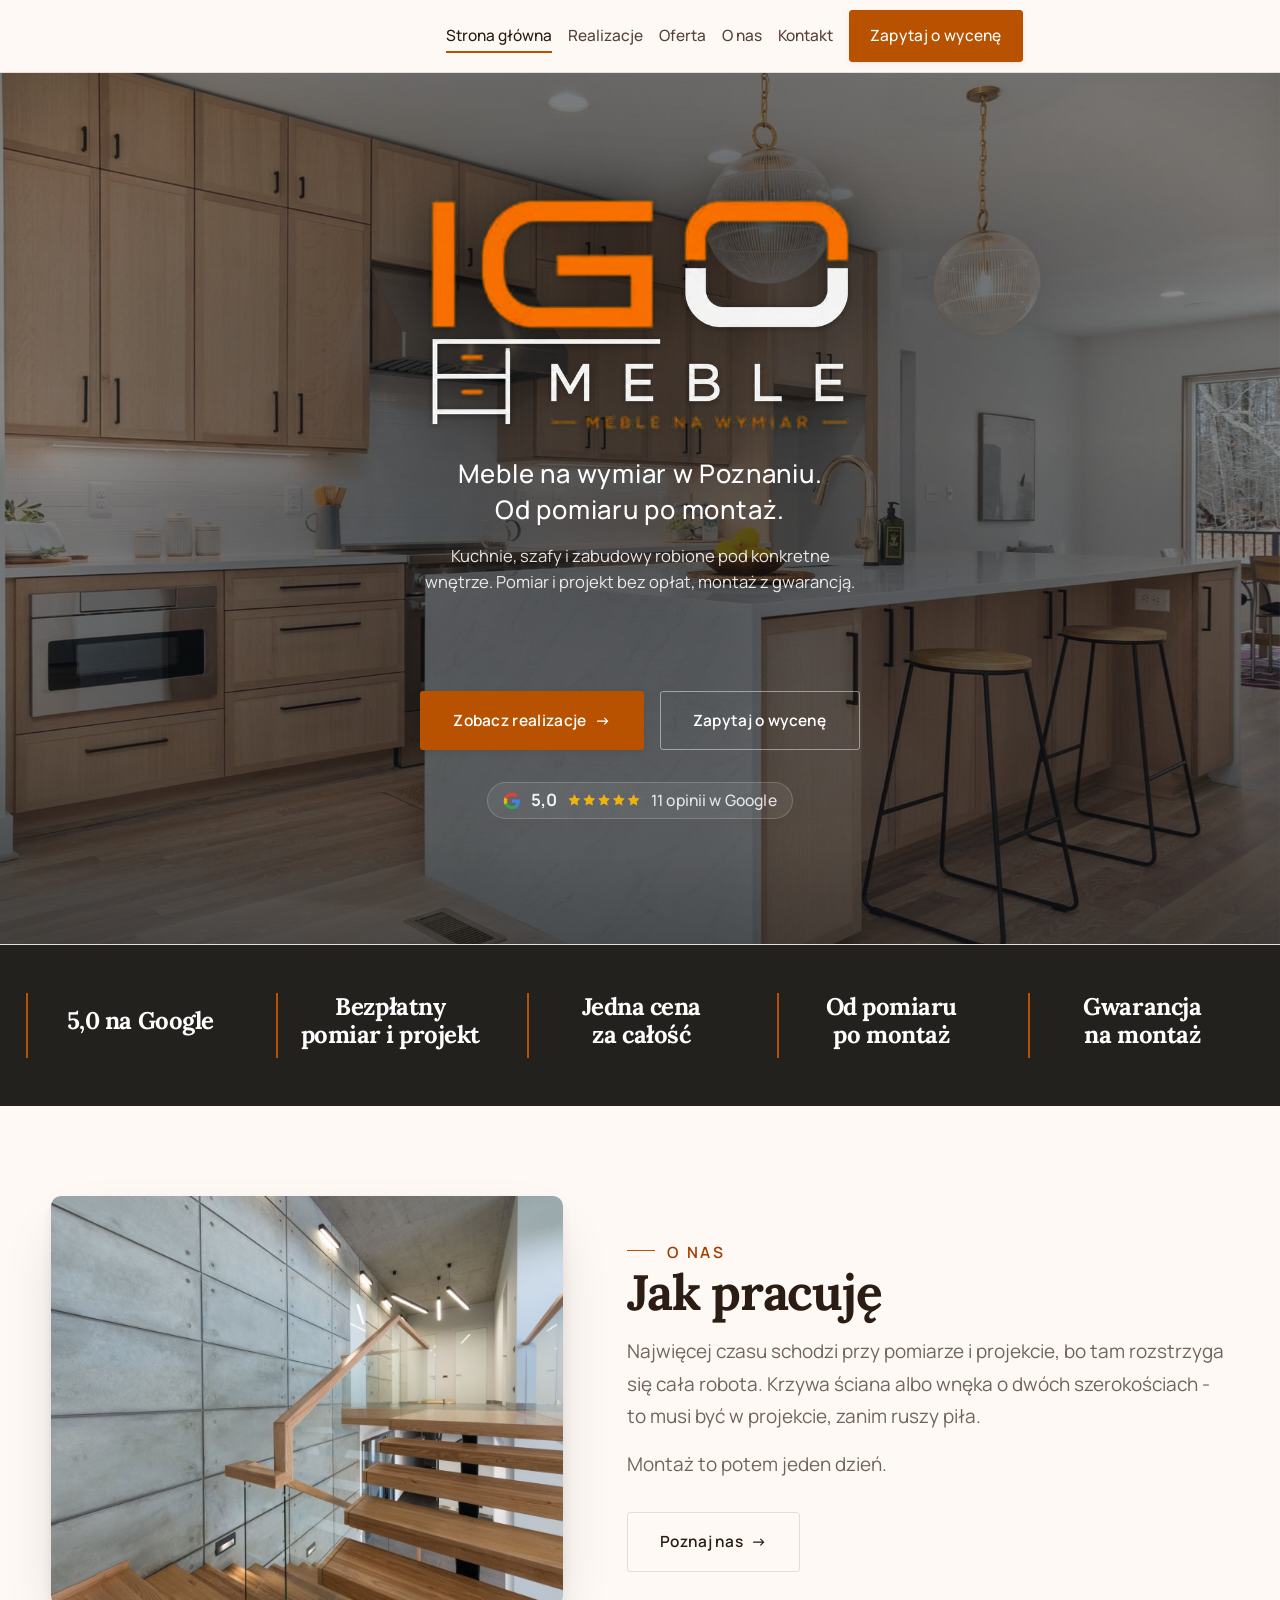
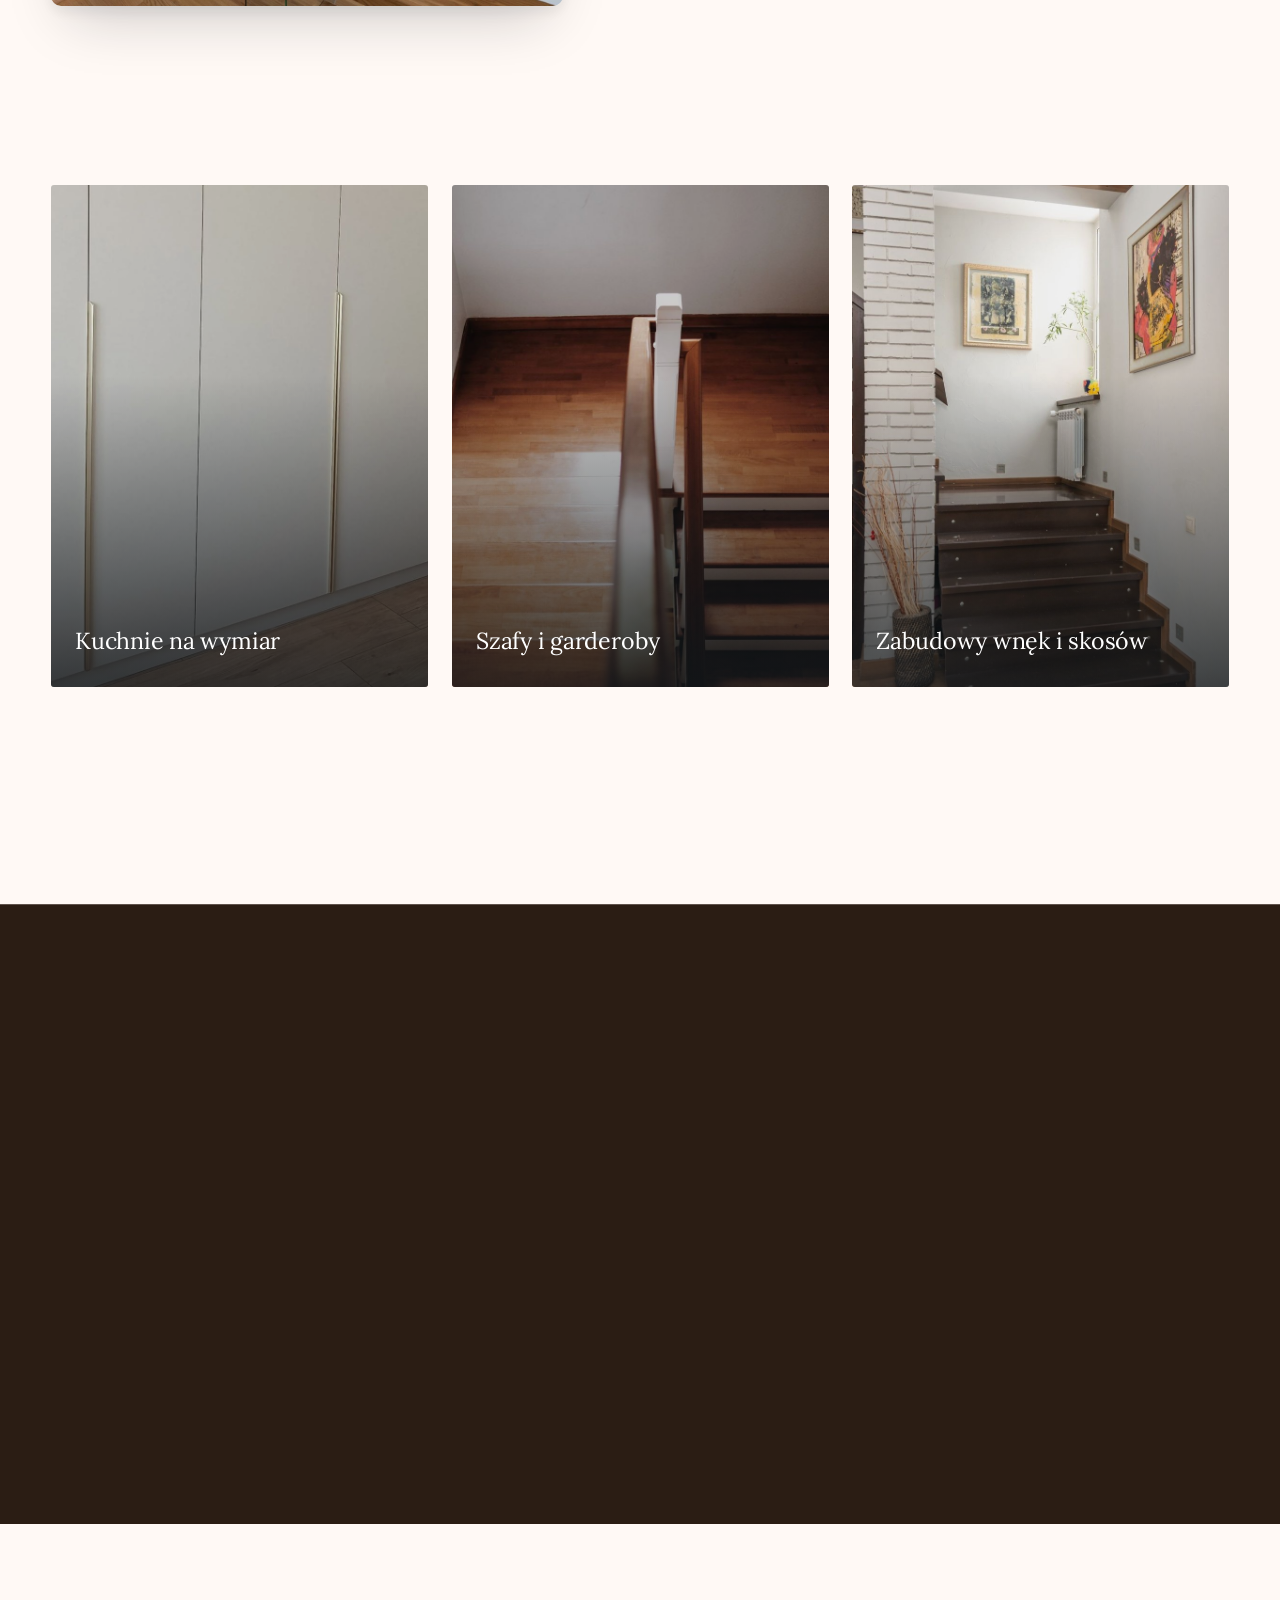
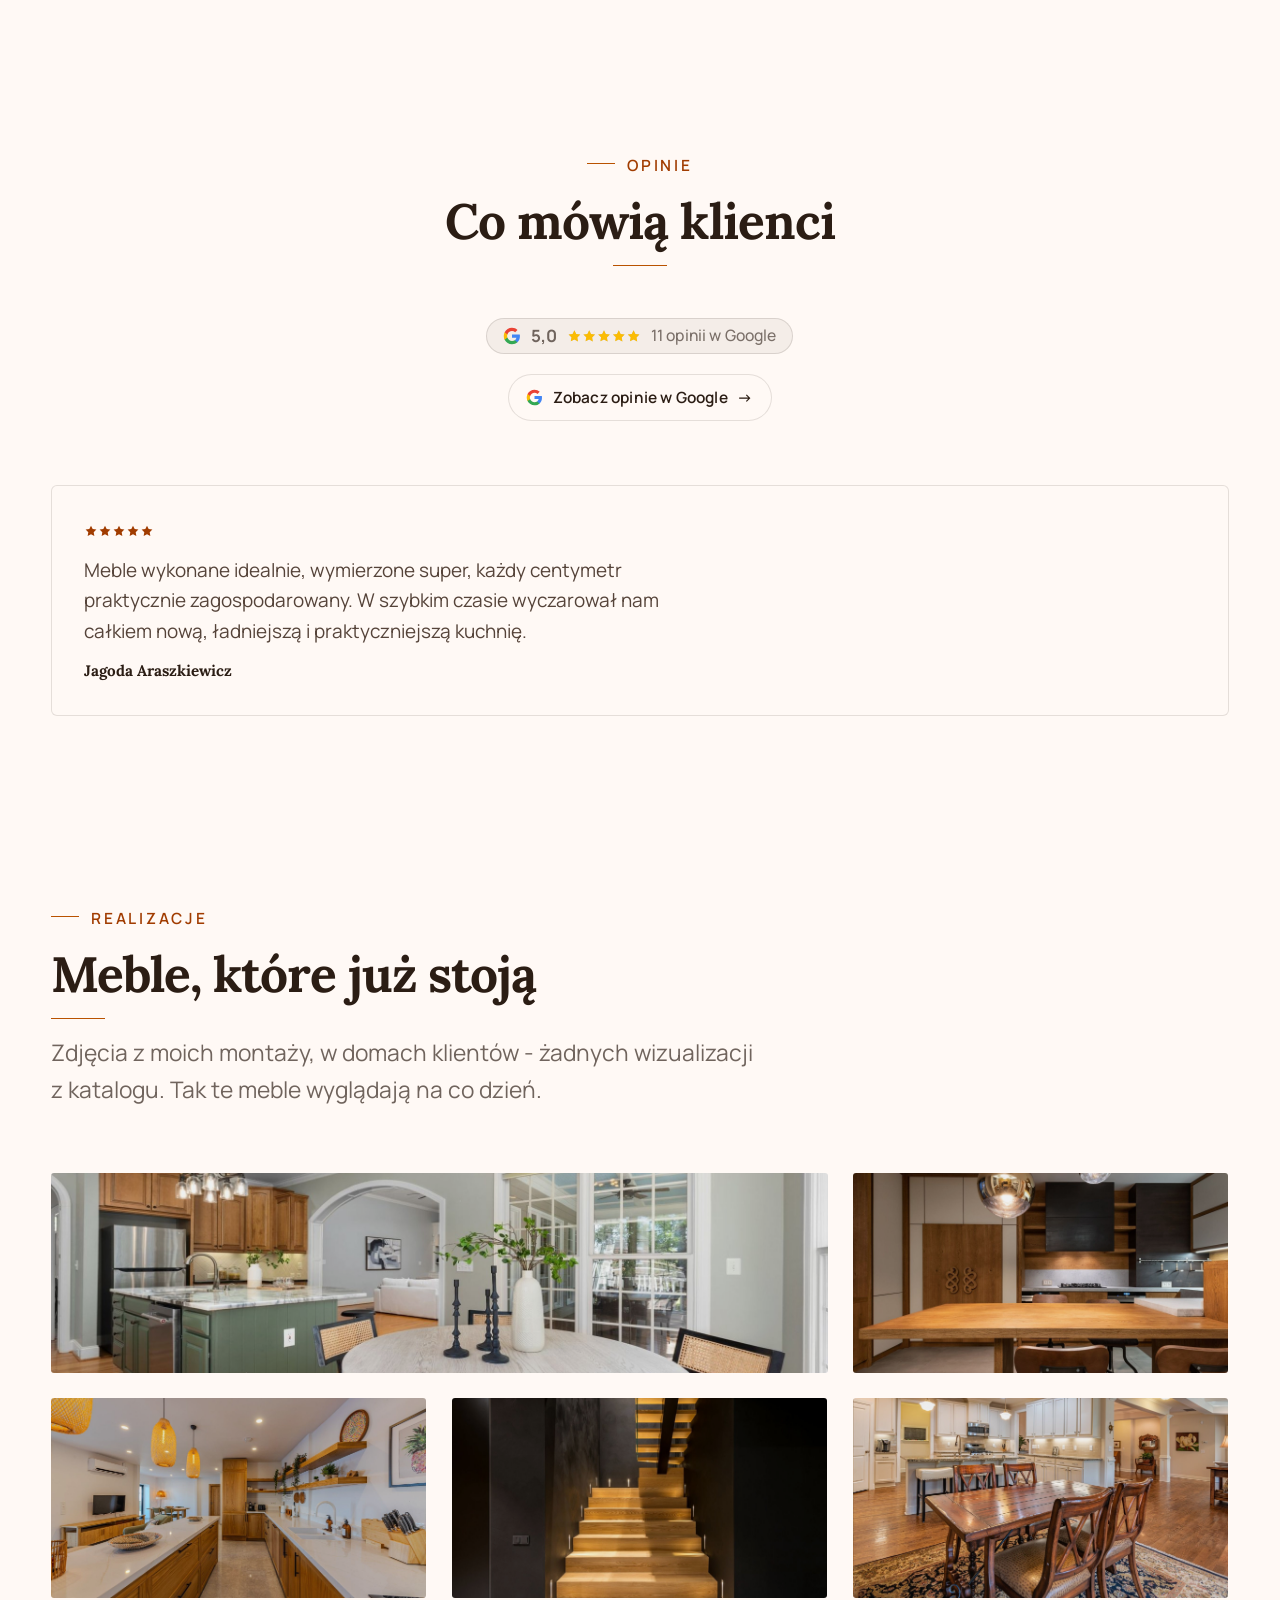
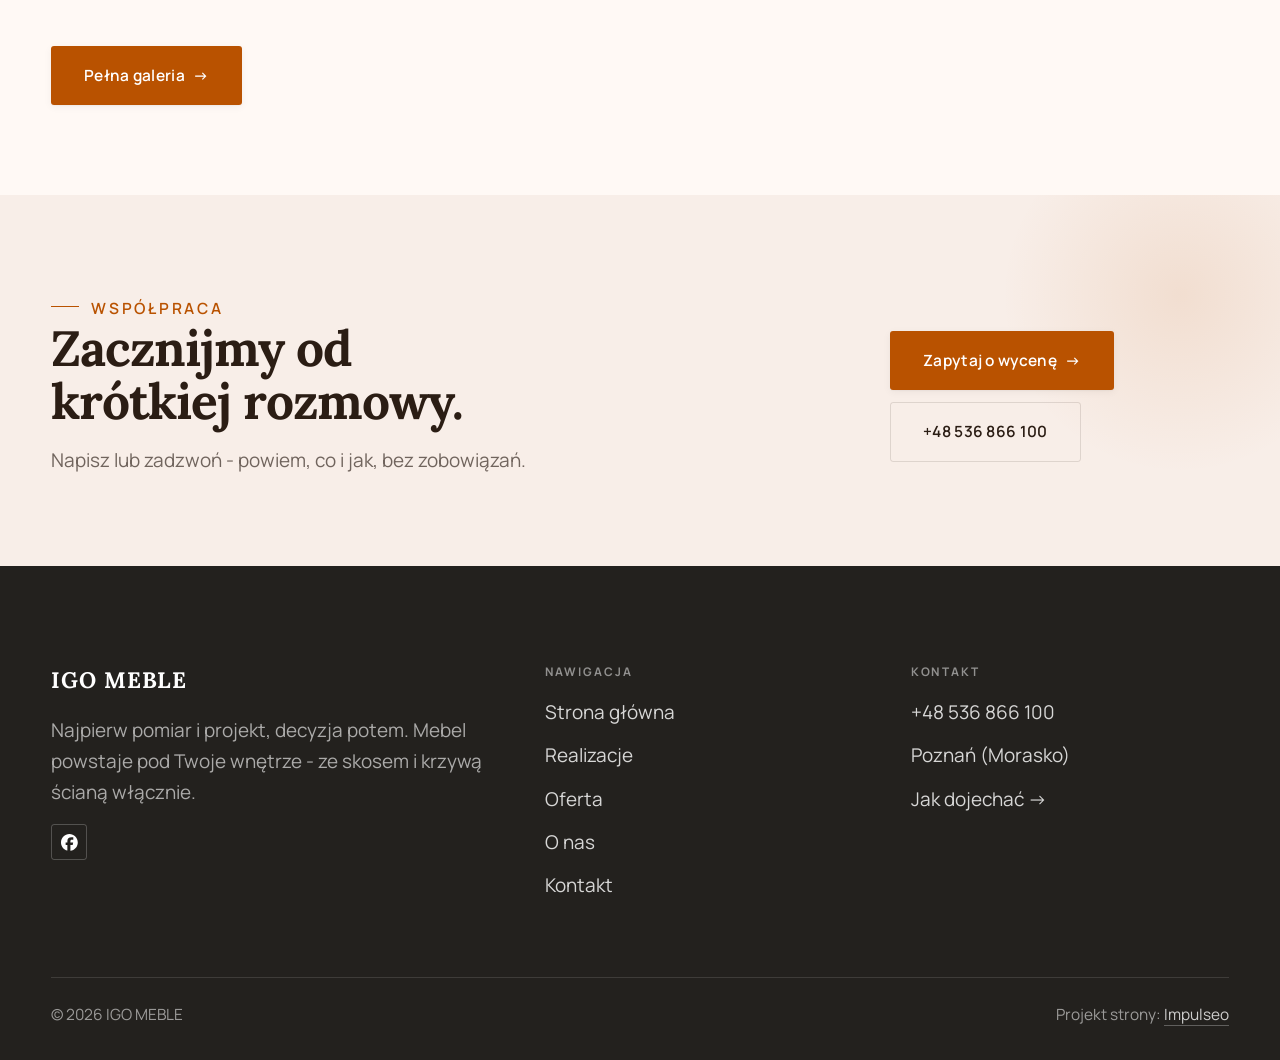
<file: index.html>
<!DOCTYPE html>
<html lang="pl">
<head>
<meta charset="UTF-8">
<meta name="viewport" content="width=device-width, initial-scale=1.0">
<title>IGO MEBLE - stolarstwo i meble na wymiar</title>
<meta name="description" content="Meble na wymiar w Poznaniu: kuchnie, szafy i zabudowy pod Twoje wnętrze. Bezpłatny pomiar i projekt, jedna cena, montaż z gwarancją. Zadzwoń: +48 536 866 100.">
<link rel="canonical" href="https://kris20032.github.io/igo-meble/">
<meta name="robots" content="noindex, nofollow">
<meta property="og:type" content="website">
<meta property="og:locale" content="pl_PL">
<meta property="og:site_name" content="IGO MEBLE">
<meta property="og:title" content="IGO MEBLE - stolarstwo i meble na wymiar">
<meta property="og:description" content="Meble na wymiar w Poznaniu: kuchnie, szafy i zabudowy pod Twoje wnętrze. Bezpłatny pomiar i projekt, jedna cena, montaż z gwarancją. Zadzwoń: +48 536 866 100.">
<meta property="og:url" content="https://kris20032.github.io/igo-meble/">
<meta property="og:image" content="https://kris20032.github.io/igo-meble/img/og.jpg">
<meta property="og:image:width" content="1200">
<meta property="og:image:height" content="630">
<meta name="twitter:card" content="summary_large_image">
<script type="application/ld+json">{"@context": "https://schema.org", "@type": "HomeAndConstructionBusiness", "name": "IGO MEBLE", "url": "https://kris20032.github.io/igo-meble/", "telephone": "+48536866100", "image": "https://kris20032.github.io/igo-meble/img/og.jpg", "areaServed": "Poznań"}</script>
<link rel="preconnect" href="https://fonts.googleapis.com">
<link rel="preconnect" href="https://fonts.gstatic.com" crossorigin>
<link href="https://fonts.googleapis.com/css2?family=Lora:wght@500;600;700&family=Manrope:wght@400;500;600&display=swap" rel="stylesheet">
<link rel="stylesheet" href="assets/styles.css?v=191619f1">
<script>
/* WEJŚCIE Z LOGO - układ jak u Meble FRONT. Skrypt siedzi w <head> bez defer,
   żeby strona nie mignęła przed zasłoną. Zasłona w CSS jest domyślnie wyłączona;
   włącza ją dopiero ta klasa, więc przy wyłączonym JS wejścia po prostu nie ma.
   Gra RAZ na wizytę; ?intro w adresie = zagraj jeszcze raz (do pokazywania). */
(function(){
  try{
    var h = document.documentElement;
    h.classList.add('js-on');   /* bez skryptu logo w rogu ma zostać widoczne */
    if (matchMedia('(prefers-reduced-motion:reduce)').matches) return;
    var znowu = location.search.indexOf('intro') > -1;
    if (!znowu && sessionStorage.getItem('igo-intro')) return;
    try{ sessionStorage.setItem('igo-intro','1'); }catch(e){}
    h.classList.add('intro-on');
    var zdjete = false;
    function koniec(){
      if (zdjete) return; zdjete = true;
      h.classList.add('intro-out');
      setTimeout(function(){ h.classList.remove('intro-on','intro-out'); }, 800);
    }
    setTimeout(koniec, 1900);
    /* twardy bezpiecznik: cokolwiek by nie padło, po 3,6 s zasłony nie ma */
    setTimeout(function(){ h.classList.remove('intro-on','intro-out'); }, 3600);
    document.addEventListener('click', koniec);
    window.addEventListener('wheel', koniec, {passive:true});
    window.addEventListener('touchstart', koniec, {passive:true});
    window.addEventListener('keydown', koniec);
  }catch(e){}
})();
</script>
</head>
<body class="ma-znak-w-hero">
<div id="intro" aria-hidden="true"></div>

<header class="nav">
  <div class="wrap nav-inner">
    <a class="brand brand-has-logo" href="index.html"><img class="brand-logo" src="img/logo-r.png" alt="IGO MEBLE" width="672" height="373" decoding="async"></a>
    <nav class="nav-links">
      <a href="index.html" class="active" aria-current="page">Strona główna</a>
      <a href="realizacje.html">Realizacje</a>
      <a href="oferta.html">Oferta</a>
      <a href="o-nas.html">O nas</a>
      <a href="kontakt.html">Kontakt</a>
      <a href="kontakt.html" class="btn btn-accent">Zapytaj o wycenę</a>
    </nav>
    <button class="nav-toggle" aria-label="Menu"><span></span><span></span><span></span></button>
  </div>
</header>

<main>
<section class="hero-cine hero-srodek">
  <img src="img/hero.jpg" fetchpriority="high" data-rotate="img/g13.jpg|img/g14.jpg" alt="IGO MEBLE - Meble na wymiar w Poznaniu. Od pomiaru po montaż. " width="1880" height="1253">
  <div class="wrap">
    <div class="hero-copy">
      <!-- Znak firmowy: dwie warstwy tego samego logo. Kolorowa jest widoczna na zasłonie
           wejścia, jasna na zdjęciu - przy zdejmowaniu zasłony jedna przechodzi w drugą,
           więc logo "zmienia kolor" zamiast mrugnąć. -->
      <div class="hero-mark">
        <img class="mark-ciemne" src="img/logo-r.png" alt="" aria-hidden="true" width="672" height="373">
        <img class="mark-jasne" src="img/logo-jasne.png" alt="IGO MEBLE" width="672" height="373">
      </div>
      <h1>Meble na wymiar w Poznaniu. Od pomiaru po montaż. </h1>
      <p class="lead">Kuchnie, szafy i zabudowy robione pod konkretne wnętrze. Pomiar i projekt bez opłat, montaż z gwarancją.</p>
      <div class="hero-actions">
        <a href="realizacje.html" class="btn btn-accent">Zobacz realizacje <span class="arr">→</span></a>
        <a href="kontakt.html" class="btn btn-ghost btn-on-dark">Zapytaj o wycenę</a>
      </div>
      <div class="hero-ocena"><span class="g-badge"><svg class="gb-ico" viewBox="0 0 24 24" width="18" height="18" aria-hidden="true"><path fill="#4285F4" d="M22.56 12.25c0-.78-.07-1.53-.2-2.25H12v4.26h5.92c-.26 1.37-1.04 2.53-2.21 3.31v2.77h3.57c2.08-1.92 3.28-4.74 3.28-8.09z"/><path fill="#34A853" d="M12 23c2.97 0 5.46-.98 7.28-2.66l-3.57-2.77c-.98.66-2.23 1.06-3.71 1.06-2.86 0-5.29-1.93-6.16-4.53H2.18v2.84C3.99 20.53 7.7 23 12 23z"/><path fill="#FBBC05" d="M5.84 14.09c-.22-.66-.35-1.36-.35-2.09s.13-1.43.35-2.09V7.07H2.18C1.43 8.55 1 10.22 1 12s.43 3.45 1.18 4.93l2.85-2.22.81-.62z"/><path fill="#EA4335" d="M12 5.38c1.62 0 3.06.56 4.21 1.64l3.15-3.15C17.45 2.09 14.97 1 12 1 7.7 1 3.99 3.47 2.18 7.07l3.66 2.84c.87-2.6 3.3-4.53 6.16-4.53z"/></svg><b class="gb-ocena">5,0</b><svg class="gb-stars" viewBox="0 0 90 18" width="74" height="14.8" aria-hidden="true"><g fill="currentColor" opacity=".26"><path transform="translate(0,0)" d="M9 1.6l2.2 4.46 4.92.72-3.56 3.47.84 4.9L9 12.74l-4.4 2.31.84-4.9L1.88 6.68l4.92-.72L9 1.6Z"/><path transform="translate(18,0)" d="M9 1.6l2.2 4.46 4.92.72-3.56 3.47.84 4.9L9 12.74l-4.4 2.31.84-4.9L1.88 6.68l4.92-.72L9 1.6Z"/><path transform="translate(36,0)" d="M9 1.6l2.2 4.46 4.92.72-3.56 3.47.84 4.9L9 12.74l-4.4 2.31.84-4.9L1.88 6.68l4.92-.72L9 1.6Z"/><path transform="translate(54,0)" d="M9 1.6l2.2 4.46 4.92.72-3.56 3.47.84 4.9L9 12.74l-4.4 2.31.84-4.9L1.88 6.68l4.92-.72L9 1.6Z"/><path transform="translate(72,0)" d="M9 1.6l2.2 4.46 4.92.72-3.56 3.47.84 4.9L9 12.74l-4.4 2.31.84-4.9L1.88 6.68l4.92-.72L9 1.6Z"/></g><clipPath id="gs1000"><rect x="0" y="0" width="90.0" height="18"/></clipPath><g fill="#FBBC04" clip-path="url(#gs1000)"><path transform="translate(0,0)" d="M9 1.6l2.2 4.46 4.92.72-3.56 3.47.84 4.9L9 12.74l-4.4 2.31.84-4.9L1.88 6.68l4.92-.72L9 1.6Z"/><path transform="translate(18,0)" d="M9 1.6l2.2 4.46 4.92.72-3.56 3.47.84 4.9L9 12.74l-4.4 2.31.84-4.9L1.88 6.68l4.92-.72L9 1.6Z"/><path transform="translate(36,0)" d="M9 1.6l2.2 4.46 4.92.72-3.56 3.47.84 4.9L9 12.74l-4.4 2.31.84-4.9L1.88 6.68l4.92-.72L9 1.6Z"/><path transform="translate(54,0)" d="M9 1.6l2.2 4.46 4.92.72-3.56 3.47.84 4.9L9 12.74l-4.4 2.31.84-4.9L1.88 6.68l4.92-.72L9 1.6Z"/><path transform="translate(72,0)" d="M9 1.6l2.2 4.46 4.92.72-3.56 3.47.84 4.9L9 12.74l-4.4 2.31.84-4.9L1.88 6.68l4.92-.72L9 1.6Z"/></g></svg><span class="gb-txt">11 opinii w Google</span></span></div>
    </div>
  </div>
</section>
<section class="strip n-5" style="padding-block:0">
  <div class="wrap">
    <div class="item reveal"><div class="k">5,0 na Google</div><div class="v"></div></div>
    <div class="item reveal"><div class="k">Bezpłatny pomiar i projekt</div><div class="v"></div></div>
    <div class="item reveal"><div class="k">Jedna cena za całość</div><div class="v"></div></div>
    <div class="item reveal"><div class="k">Od pomiaru po montaż</div><div class="v"></div></div>
    <div class="item reveal"><div class="k">Gwarancja na montaż</div><div class="v"></div></div>
  </div>
</section>
<section>
  <div class="wrap split">
    <div class="split-art reveal"><img src="img/g1.jpg" alt="IGO MEBLE - realizacja" loading="lazy" width="1600" height="1068" decoding="async"></div>
    <div class="split-copy reveal">
      <span class="eyebrow">O nas</span>
      <h2>Jak pracuję</h2>
      <p class="muted">Najwięcej czasu schodzi przy pomiarze i projekcie, bo tam rozstrzyga się cała robota. Krzywa ściana albo wnęka o dwóch szerokościach - to musi być w projekcie, zanim ruszy piła.</p>
      <p class="muted">Montaż to potem jeden dzień.</p>
      <a href="o-nas.html" class="btn btn-ghost">Poznaj nas <span class="arr">→</span></a>
    </div>
  </div>
</section>
<section class="gateways-band">
  <div class="wrap">
    <div class="gateways">
      <a href="oferta.html" class="gateway reveal"><img src="img/g2.jpg" alt="Kuchnie na wymiar" loading="lazy" width="1600" height="1067" decoding="async"><span class="g-ttl">Kuchnie na wymiar</span></a>
      <a href="oferta.html" class="gateway reveal"><img src="img/g3.jpg" alt="Szafy i garderoby" loading="lazy" width="1600" height="1066" decoding="async"><span class="g-ttl">Szafy i garderoby</span></a>
      <a href="oferta.html" class="gateway reveal"><img src="img/g4.jpg" alt="Zabudowy wnęk i skosów" loading="lazy" width="1600" height="1068" decoding="async"><span class="g-ttl">Zabudowy wnęk i skosów</span></a>
    </div>
  </div>
</section>
<section class="stopklatka" aria-hidden="true">
  <div class="stk-bg" style="background-image:url(img/g5.jpg)"></div>
</section>
<section class="opinie">
  <div class="wrap">
    <div class="head center reveal">
      <span class="eyebrow">Opinie</span>
      <h2>Co mówią klienci</h2>
    </div>
    <p class="op-meta reveal"><span class="g-badge"><svg class="gb-ico" viewBox="0 0 24 24" width="18" height="18" aria-hidden="true"><path fill="#4285F4" d="M22.56 12.25c0-.78-.07-1.53-.2-2.25H12v4.26h5.92c-.26 1.37-1.04 2.53-2.21 3.31v2.77h3.57c2.08-1.92 3.28-4.74 3.28-8.09z"/><path fill="#34A853" d="M12 23c2.97 0 5.46-.98 7.28-2.66l-3.57-2.77c-.98.66-2.23 1.06-3.71 1.06-2.86 0-5.29-1.93-6.16-4.53H2.18v2.84C3.99 20.53 7.7 23 12 23z"/><path fill="#FBBC05" d="M5.84 14.09c-.22-.66-.35-1.36-.35-2.09s.13-1.43.35-2.09V7.07H2.18C1.43 8.55 1 10.22 1 12s.43 3.45 1.18 4.93l2.85-2.22.81-.62z"/><path fill="#EA4335" d="M12 5.38c1.62 0 3.06.56 4.21 1.64l3.15-3.15C17.45 2.09 14.97 1 12 1 7.7 1 3.99 3.47 2.18 7.07l3.66 2.84c.87-2.6 3.3-4.53 6.16-4.53z"/></svg><b class="gb-ocena">5,0</b><svg class="gb-stars" viewBox="0 0 90 18" width="74" height="14.8" aria-hidden="true"><g fill="currentColor" opacity=".26"><path transform="translate(0,0)" d="M9 1.6l2.2 4.46 4.92.72-3.56 3.47.84 4.9L9 12.74l-4.4 2.31.84-4.9L1.88 6.68l4.92-.72L9 1.6Z"/><path transform="translate(18,0)" d="M9 1.6l2.2 4.46 4.92.72-3.56 3.47.84 4.9L9 12.74l-4.4 2.31.84-4.9L1.88 6.68l4.92-.72L9 1.6Z"/><path transform="translate(36,0)" d="M9 1.6l2.2 4.46 4.92.72-3.56 3.47.84 4.9L9 12.74l-4.4 2.31.84-4.9L1.88 6.68l4.92-.72L9 1.6Z"/><path transform="translate(54,0)" d="M9 1.6l2.2 4.46 4.92.72-3.56 3.47.84 4.9L9 12.74l-4.4 2.31.84-4.9L1.88 6.68l4.92-.72L9 1.6Z"/><path transform="translate(72,0)" d="M9 1.6l2.2 4.46 4.92.72-3.56 3.47.84 4.9L9 12.74l-4.4 2.31.84-4.9L1.88 6.68l4.92-.72L9 1.6Z"/></g><clipPath id="gs1000"><rect x="0" y="0" width="90.0" height="18"/></clipPath><g fill="#FBBC04" clip-path="url(#gs1000)"><path transform="translate(0,0)" d="M9 1.6l2.2 4.46 4.92.72-3.56 3.47.84 4.9L9 12.74l-4.4 2.31.84-4.9L1.88 6.68l4.92-.72L9 1.6Z"/><path transform="translate(18,0)" d="M9 1.6l2.2 4.46 4.92.72-3.56 3.47.84 4.9L9 12.74l-4.4 2.31.84-4.9L1.88 6.68l4.92-.72L9 1.6Z"/><path transform="translate(36,0)" d="M9 1.6l2.2 4.46 4.92.72-3.56 3.47.84 4.9L9 12.74l-4.4 2.31.84-4.9L1.88 6.68l4.92-.72L9 1.6Z"/><path transform="translate(54,0)" d="M9 1.6l2.2 4.46 4.92.72-3.56 3.47.84 4.9L9 12.74l-4.4 2.31.84-4.9L1.88 6.68l4.92-.72L9 1.6Z"/><path transform="translate(72,0)" d="M9 1.6l2.2 4.46 4.92.72-3.56 3.47.84 4.9L9 12.74l-4.4 2.31.84-4.9L1.88 6.68l4.92-.72L9 1.6Z"/></g></svg><span class="gb-txt">11 opinii w Google</span></span></p>
    <p class="op-meta reveal"><a class="op-google" href="https://maps.google.com/?cid=7814361451838153929" target="_blank" rel="noopener"><svg class="op-g-ico" viewBox="0 0 24 24" width="17" height="17" aria-hidden="true"><path fill="#4285F4" d="M22.56 12.25c0-.78-.07-1.53-.2-2.25H12v4.26h5.92c-.26 1.37-1.04 2.53-2.21 3.31v2.77h3.57c2.08-1.92 3.28-4.74 3.28-8.09z"/><path fill="#34A853" d="M12 23c2.97 0 5.46-.98 7.28-2.66l-3.57-2.77c-.98.66-2.23 1.06-3.71 1.06-2.86 0-5.29-1.93-6.16-4.53H2.18v2.84C3.99 20.53 7.7 23 12 23z"/><path fill="#FBBC05" d="M5.84 14.09c-.22-.66-.35-1.36-.35-2.09s.13-1.43.35-2.09V7.07H2.18C1.43 8.55 1 10.22 1 12s.43 3.45 1.18 4.93l2.85-2.22.81-.62z"/><path fill="#EA4335" d="M12 5.38c1.62 0 3.06.56 4.21 1.64l3.15-3.15C17.45 2.09 14.97 1 12 1 7.7 1 3.99 3.47 2.18 7.07l3.66 2.84c.87-2.6 3.3-4.53 6.16-4.53z"/></svg><span>Zobacz opinie w Google</span><span class="arr">→</span></a></p>
    <div class="opinie-grid">
      <figure class="op-card reveal"><span class="op-star"><svg class="ico-star" width="14" height="14" viewBox="0 0 24 24" style="vertical-align:-2px" aria-hidden="true"><path d="M12 2.8l2.85 5.8 6.4.93-4.63 4.5 1.1 6.37L12 17.4l-5.72 3 1.1-6.37-4.63-4.5 6.4-.93L12 2.8Z" fill="currentColor"/></svg><svg class="ico-star" width="14" height="14" viewBox="0 0 24 24" style="vertical-align:-2px" aria-hidden="true"><path d="M12 2.8l2.85 5.8 6.4.93-4.63 4.5 1.1 6.37L12 17.4l-5.72 3 1.1-6.37-4.63-4.5 6.4-.93L12 2.8Z" fill="currentColor"/></svg><svg class="ico-star" width="14" height="14" viewBox="0 0 24 24" style="vertical-align:-2px" aria-hidden="true"><path d="M12 2.8l2.85 5.8 6.4.93-4.63 4.5 1.1 6.37L12 17.4l-5.72 3 1.1-6.37-4.63-4.5 6.4-.93L12 2.8Z" fill="currentColor"/></svg><svg class="ico-star" width="14" height="14" viewBox="0 0 24 24" style="vertical-align:-2px" aria-hidden="true"><path d="M12 2.8l2.85 5.8 6.4.93-4.63 4.5 1.1 6.37L12 17.4l-5.72 3 1.1-6.37-4.63-4.5 6.4-.93L12 2.8Z" fill="currentColor"/></svg><svg class="ico-star" width="14" height="14" viewBox="0 0 24 24" style="vertical-align:-2px" aria-hidden="true"><path d="M12 2.8l2.85 5.8 6.4.93-4.63 4.5 1.1 6.37L12 17.4l-5.72 3 1.1-6.37-4.63-4.5 6.4-.93L12 2.8Z" fill="currentColor"/></svg></span><blockquote>Meble wykonane idealnie, wymierzone super, każdy centymetr praktycznie zagospodarowany. W szybkim czasie wyczarował nam całkiem nową, ładniejszą i praktyczniejszą kuchnię.</blockquote><span class="op-autor">Jagoda Araszkiewicz</span></figure>
    </div>
  </div>
</section>
<section>
  <div class="wrap">
    <div class="head reveal">
      <span class="eyebrow">Realizacje</span>
      <h2>Meble, które już stoją</h2>
      <p>Zdjęcia z moich montaży, w domach klientów - żadnych wizualizacji z katalogu. Tak te meble wyglądają na co dzień.</p>
    </div>
    <div class="gallery">
      <div class="tile t-two3 reveal"><img src="img/g6.jpg" alt="IGO MEBLE" loading="lazy" width="1600" height="1066" decoding="async"></div>
      <div class="tile t-third reveal"><img src="img/g7.jpg" alt="IGO MEBLE" loading="lazy" width="1600" height="1068" decoding="async"></div>
      <div class="tile t-third reveal"><img src="img/g8.jpg" alt="IGO MEBLE" loading="lazy" width="1600" height="1066" decoding="async"></div>
      <div class="tile t-third reveal"><img src="img/g9.jpg" alt="IGO MEBLE" loading="lazy" width="1600" height="1068" decoding="async"></div>
      <div class="tile t-third reveal"><img src="img/g10.jpg" alt="IGO MEBLE" loading="lazy" width="1600" height="1066" decoding="async"></div>
    </div>
    <div style="margin-top:var(--space-7)" class="reveal"><a href="realizacje.html" class="btn btn-accent">Pełna galeria <span class="arr">→</span></a></div>
  </div>
</section>
<section class="cta">
  <div class="wrap">
    <div class="reveal">
      <span class="eyebrow">Współpraca</span>
      <h2>Zacznijmy od krótkiej rozmowy.</h2>
      <p>Napisz lub zadzwoń - powiem, co i jak, bez zobowiązań.</p>
    </div>
    <div class="cta-actions reveal">
      <a href="kontakt.html" class="btn btn-light">Zapytaj o wycenę <span class="arr">→</span></a>
      <a href="tel:+48536866100" class="btn btn-ghost btn-ghost-cta">+48 536 866 100</a>
    </div>
  </div>
</section>
</main>

<footer>
  <div class="wrap">
    <div class="foot-grid">
      <div class="foot-brand">
        <div class="name">IGO MEBLE</div>
        <p>Najpierw pomiar i projekt, decyzja potem. Mebel powstaje pod Twoje wnętrze - ze skosem i krzywą ścianą włącznie.</p>
              <div class="foot-soc">
          <a class="soc" href="https://www.facebook.com/p/IGO-MEBLE-61555131394559/" target="_blank" rel="noopener" aria-label="Facebook - IGO MEBLE"><svg viewBox="0 0 24 24" aria-hidden="true" focusable="false"><path d="M9.101 23.691v-7.98H6.627v-3.667h2.474v-1.58c0-4.085 1.848-5.978 5.858-5.978.401 0 .955.042 1.468.103a8.68 8.68 0 0 1 1.141.195v3.325a8.623 8.623 0 0 0-.653-.036 26.805 26.805 0 0 0-.733-.009c-.707 0-1.259.096-1.675.309a1.686 1.686 0 0 0-.679.622c-.258.42-.374.995-.374 1.752v1.297h3.919l-.386 2.103-.287 1.564h-3.246v8.245C19.396 23.238 24 18.179 24 12.044c0-6.627-5.373-12-12-12s-12 5.373-12 12c0 5.628 3.874 10.35 9.101 11.647Z" fill="currentColor"/></svg></a>
        </div>
      </div>
      <div class="foot-col">
        <h4>Nawigacja</h4>
        <a href="index.html">Strona główna</a>
        <a href="realizacje.html">Realizacje</a>
        <a href="oferta.html">Oferta</a>
        <a href="o-nas.html">O nas</a>
        <a href="kontakt.html">Kontakt</a>
      </div>
      <div class="foot-col">
        <h4>Kontakt</h4>
        <a href="tel:+48536866100">+48 536 866 100</a>
        <p>Poznań (Morasko)</p>
        <a href="https://maps.google.com/?cid=7814361451838153929" target="_blank" rel="noopener">Jak dojechać →</a>
      </div>
    </div>
    <div class="foot-bot">
      <span>© 2026 IGO MEBLE</span>
      <span>Projekt strony: <a class="foot-credit" href="https://impulseo.pl" target="_blank" rel="noopener">Impulseo</a></span>
    </div>
  </div>
</footer>
<div class="sticky-reserve"><a class="sr-book" href="kontakt.html">Zapytaj o wycenę</a><a class="sr-call" href="tel:+48536866100" aria-label="Zadzwoń"><svg class="ico-tel" width="16" height="16" viewBox="0 0 24 24" fill="none" aria-hidden="true"><path d="M6.6 10.8a15.5 15.5 0 0 0 6.6 6.6l2.2-2.2a1 1 0 0 1 1-.24 11.4 11.4 0 0 0 3.6.58 1 1 0 0 1 1 1V20a1 1 0 0 1-1 1A17 17 0 0 1 3 4a1 1 0 0 1 1-1h3.5a1 1 0 0 1 1 1c0 1.25.2 2.46.58 3.6a1 1 0 0 1-.25 1l-2.23 2.2Z" fill="currentColor"/></svg></a></div>
<div class="demo-wazne" data-do="2026-08-20" data-cykl="3" hidden><svg class="dw-ico" width="13" height="13" viewBox="0 0 24 24" fill="none" aria-hidden="true"><circle cx="12" cy="12" r="8.6" stroke="currentColor" stroke-width="1.8"/><path d="M12 7.2V12l3.3 2" stroke="currentColor" stroke-width="1.8" stroke-linecap="round"/></svg><span class="dw-txt"></span></div>

<script src="assets/main.js?v=276296d0"></script>
</body>
</html>
</file>
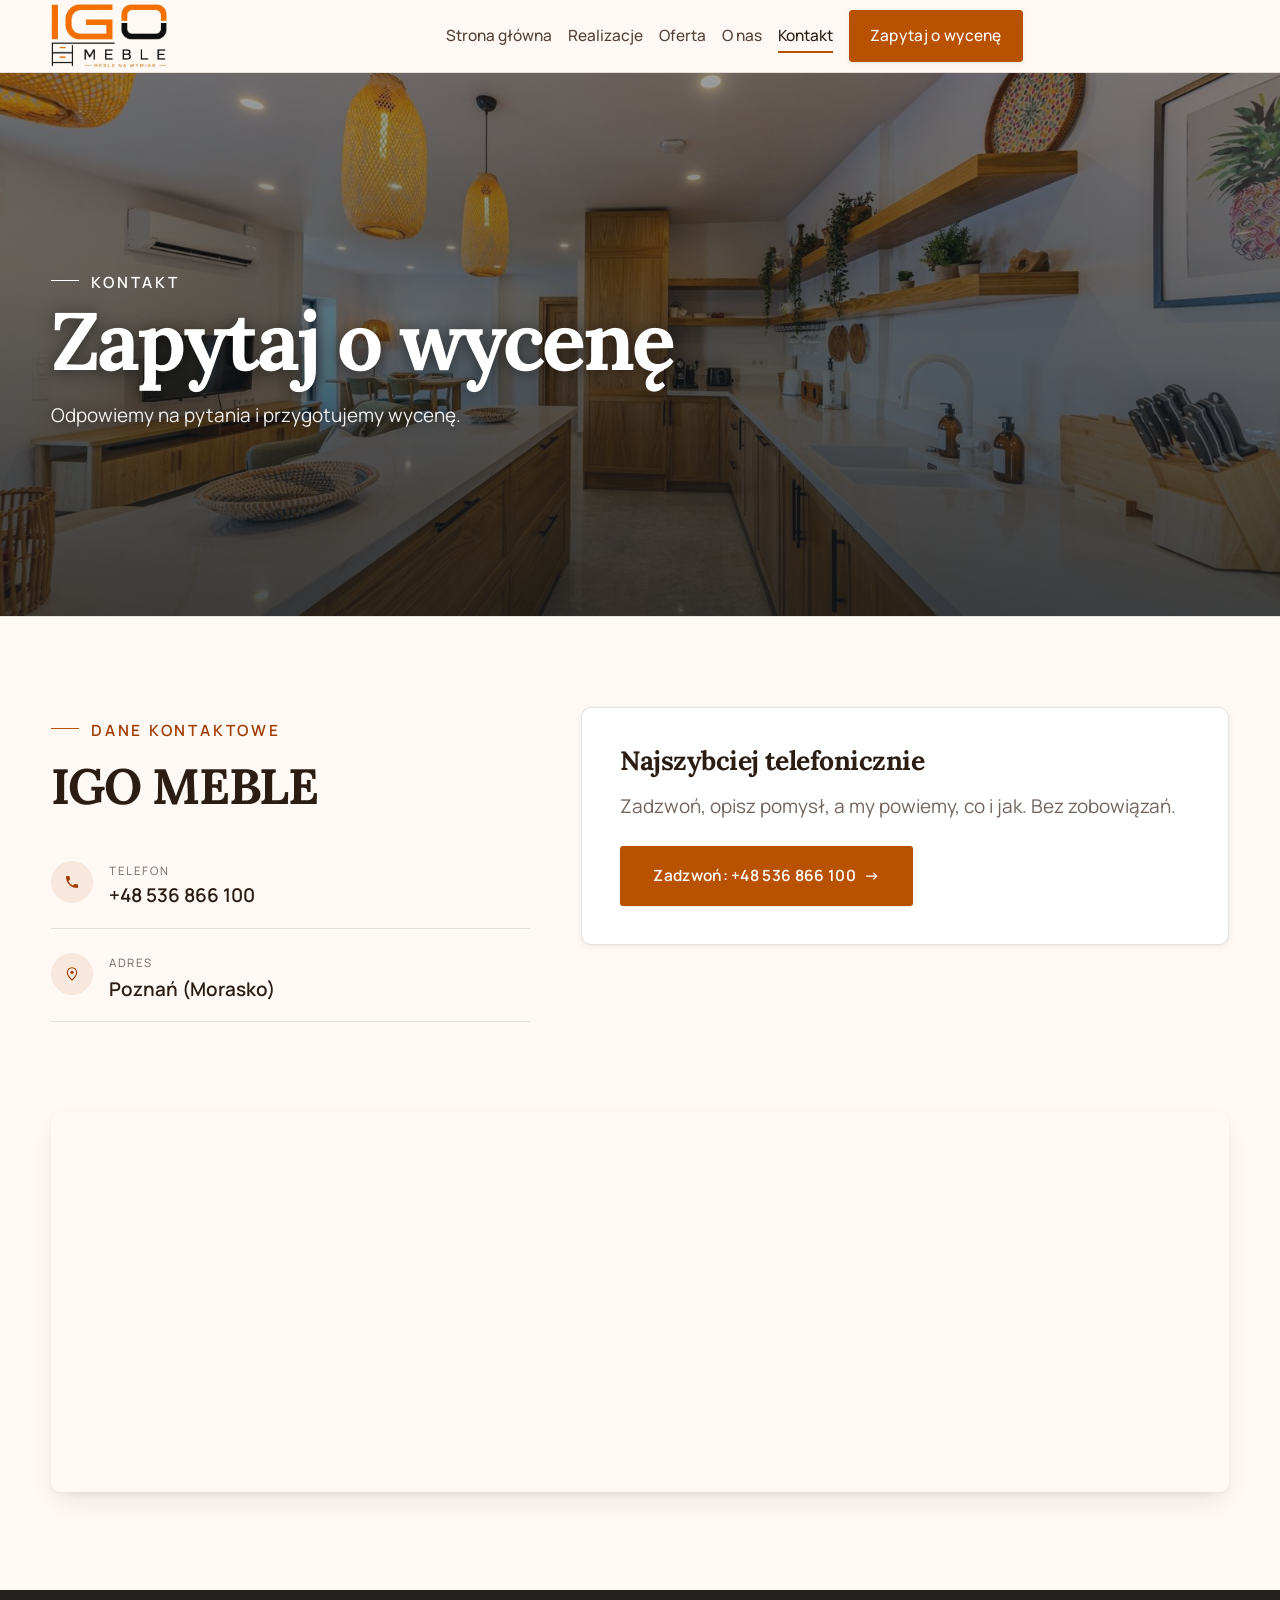
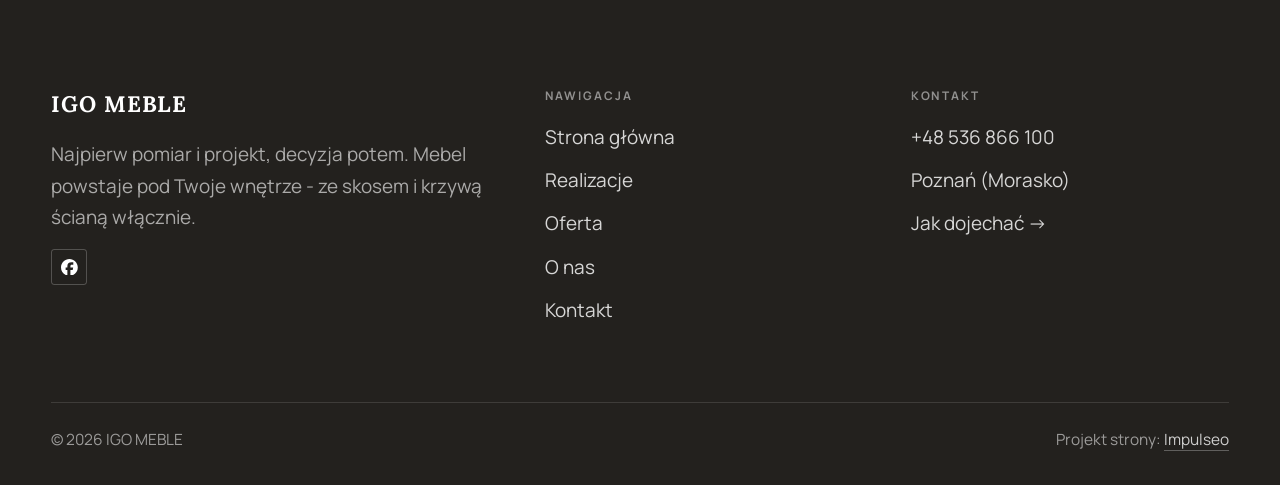
<file: kontakt.html>
<!DOCTYPE html>
<html lang="pl">
<head>
<meta charset="UTF-8">
<meta name="viewport" content="width=device-width, initial-scale=1.0">
<title>Kontakt - IGO MEBLE</title>
<meta name="description" content="Kontakt IGO MEBLE - Poznań (Morasko)">
<link rel="canonical" href="https://kris20032.github.io/igo-meble/kontakt.html">
<meta name="robots" content="noindex, nofollow">
<meta property="og:type" content="website">
<meta property="og:locale" content="pl_PL">
<meta property="og:site_name" content="IGO MEBLE">
<meta property="og:title" content="Kontakt - IGO MEBLE">
<meta property="og:description" content="Kontakt IGO MEBLE - Poznań (Morasko)">
<meta property="og:url" content="https://kris20032.github.io/igo-meble/kontakt.html">
<meta property="og:image" content="https://kris20032.github.io/igo-meble/img/og.jpg">
<meta property="og:image:width" content="1200">
<meta property="og:image:height" content="630">
<meta name="twitter:card" content="summary_large_image">
<link rel="preconnect" href="https://fonts.googleapis.com">
<link rel="preconnect" href="https://fonts.gstatic.com" crossorigin>
<link href="https://fonts.googleapis.com/css2?family=Lora:wght@500;600;700&family=Manrope:wght@400;500;600&display=swap" rel="stylesheet">
<link rel="stylesheet" href="assets/styles.css?v=191619f1">
</head>
<body>

<header class="nav">
  <div class="wrap nav-inner">
    <a class="brand brand-has-logo" href="index.html"><img class="brand-logo" src="img/logo-r.png" alt="IGO MEBLE" width="672" height="373" decoding="async"></a>
    <nav class="nav-links">
      <a href="index.html">Strona główna</a>
      <a href="realizacje.html">Realizacje</a>
      <a href="oferta.html">Oferta</a>
      <a href="o-nas.html">O nas</a>
      <a href="kontakt.html" class="active" aria-current="page">Kontakt</a>
      <a href="kontakt.html" class="btn btn-accent">Zapytaj o wycenę</a>
    </nav>
    <button class="nav-toggle" aria-label="Menu"><span></span><span></span><span></span></button>
  </div>
</header>

<main>
<section class="pagehead">
  <img src="img/g8.jpg" alt="IGO MEBLE - Zapytaj o wycenę" width="1600" height="1066" decoding="async">
  <div class="wrap">
    <span class="eyebrow">Kontakt</span>
    <h1>Zapytaj o wycenę</h1>
    <p>Odpowiemy na pytania i przygotujemy wycenę.</p>
  </div>
</section>
<section>
  <div class="wrap contact-grid">
    <div class="reveal">
      <span class="eyebrow">Dane kontaktowe</span>
      <h2 style="margin:var(--space-4) 0 var(--space-6)">IGO MEBLE</h2>
      <div class="info-list">
        <div class="info-row"><div class="ic"><svg class="ico-tel" width="16" height="16" viewBox="0 0 24 24" fill="none" aria-hidden="true"><path d="M6.6 10.8a15.5 15.5 0 0 0 6.6 6.6l2.2-2.2a1 1 0 0 1 1-.24 11.4 11.4 0 0 0 3.6.58 1 1 0 0 1 1 1V20a1 1 0 0 1-1 1A17 17 0 0 1 3 4a1 1 0 0 1 1-1h3.5a1 1 0 0 1 1 1c0 1.25.2 2.46.58 3.6a1 1 0 0 1-.25 1l-2.23 2.2Z" fill="currentColor"/></svg></div><div><div class="lbl">Telefon</div><a class="val" href="tel:+48536866100">+48 536 866 100</a></div></div>
        <div class="info-row"><div class="ic"><svg class="ico-pin" width="16" height="16" viewBox="0 0 24 24" fill="none" aria-hidden="true"><path d="M12 21s7-6.1 7-11.5A7 7 0 0 0 5 9.5C5 14.9 12 21 12 21Z" stroke="currentColor" stroke-width="1.6" fill="none"/><circle cx="12" cy="9.5" r="2.4" fill="currentColor"/></svg></div><div><div class="lbl">Adres</div><div class="val">Poznań (Morasko)</div></div></div>
      </div>
    </div>
    <div class="reveal">
      <div class="form">
        <h3 style="margin-bottom:var(--space-4)">Najszybciej telefonicznie</h3>
        <p class="muted" style="margin-bottom:var(--space-5)">Zadzwoń, opisz pomysł, a my powiemy, co i jak. Bez zobowiązań.</p>
        <a href="tel:+48536866100" class="btn btn-accent" style="justify-content:center">Zadzwoń: +48 536 866 100 <span class="arr">→</span></a>
      </div>
    </div>
  </div>
</section>
<section style="padding-top:0">
  <div class="wrap reveal">
    <iframe class="map" title="IGO MEBLE - Poznań" src="https://maps.google.com/maps?q=IGO%20MEBLE%20Pozna%C5%84&z=15&output=embed" loading="lazy" referrerpolicy="no-referrer-when-downgrade"></iframe>
  </div>
</section>
</main>

<footer>
  <div class="wrap">
    <div class="foot-grid">
      <div class="foot-brand">
        <div class="name">IGO MEBLE</div>
        <p>Najpierw pomiar i projekt, decyzja potem. Mebel powstaje pod Twoje wnętrze - ze skosem i krzywą ścianą włącznie.</p>
              <div class="foot-soc">
          <a class="soc" href="https://www.facebook.com/p/IGO-MEBLE-61555131394559/" target="_blank" rel="noopener" aria-label="Facebook - IGO MEBLE"><svg viewBox="0 0 24 24" aria-hidden="true" focusable="false"><path d="M9.101 23.691v-7.98H6.627v-3.667h2.474v-1.58c0-4.085 1.848-5.978 5.858-5.978.401 0 .955.042 1.468.103a8.68 8.68 0 0 1 1.141.195v3.325a8.623 8.623 0 0 0-.653-.036 26.805 26.805 0 0 0-.733-.009c-.707 0-1.259.096-1.675.309a1.686 1.686 0 0 0-.679.622c-.258.42-.374.995-.374 1.752v1.297h3.919l-.386 2.103-.287 1.564h-3.246v8.245C19.396 23.238 24 18.179 24 12.044c0-6.627-5.373-12-12-12s-12 5.373-12 12c0 5.628 3.874 10.35 9.101 11.647Z" fill="currentColor"/></svg></a>
        </div>
      </div>
      <div class="foot-col">
        <h4>Nawigacja</h4>
        <a href="index.html">Strona główna</a>
        <a href="realizacje.html">Realizacje</a>
        <a href="oferta.html">Oferta</a>
        <a href="o-nas.html">O nas</a>
        <a href="kontakt.html">Kontakt</a>
      </div>
      <div class="foot-col">
        <h4>Kontakt</h4>
        <a href="tel:+48536866100">+48 536 866 100</a>
        <p>Poznań (Morasko)</p>
        <a href="https://maps.google.com/?cid=7814361451838153929" target="_blank" rel="noopener">Jak dojechać →</a>
      </div>
    </div>
    <div class="foot-bot">
      <span>© 2026 IGO MEBLE</span>
      <span>Projekt strony: <a class="foot-credit" href="https://impulseo.pl" target="_blank" rel="noopener">Impulseo</a></span>
    </div>
  </div>
</footer>
<div class="sticky-reserve"><a class="sr-book" href="kontakt.html">Zapytaj o wycenę</a><a class="sr-call" href="tel:+48536866100" aria-label="Zadzwoń"><svg class="ico-tel" width="16" height="16" viewBox="0 0 24 24" fill="none" aria-hidden="true"><path d="M6.6 10.8a15.5 15.5 0 0 0 6.6 6.6l2.2-2.2a1 1 0 0 1 1-.24 11.4 11.4 0 0 0 3.6.58 1 1 0 0 1 1 1V20a1 1 0 0 1-1 1A17 17 0 0 1 3 4a1 1 0 0 1 1-1h3.5a1 1 0 0 1 1 1c0 1.25.2 2.46.58 3.6a1 1 0 0 1-.25 1l-2.23 2.2Z" fill="currentColor"/></svg></a></div>
<div class="demo-wazne" data-do="2026-08-20" data-cykl="3" hidden><svg class="dw-ico" width="13" height="13" viewBox="0 0 24 24" fill="none" aria-hidden="true"><circle cx="12" cy="12" r="8.6" stroke="currentColor" stroke-width="1.8"/><path d="M12 7.2V12l3.3 2" stroke="currentColor" stroke-width="1.8" stroke-linecap="round"/></svg><span class="dw-txt"></span></div>

<script src="assets/main.js?v=276296d0"></script>
</body>
</html>
</file>
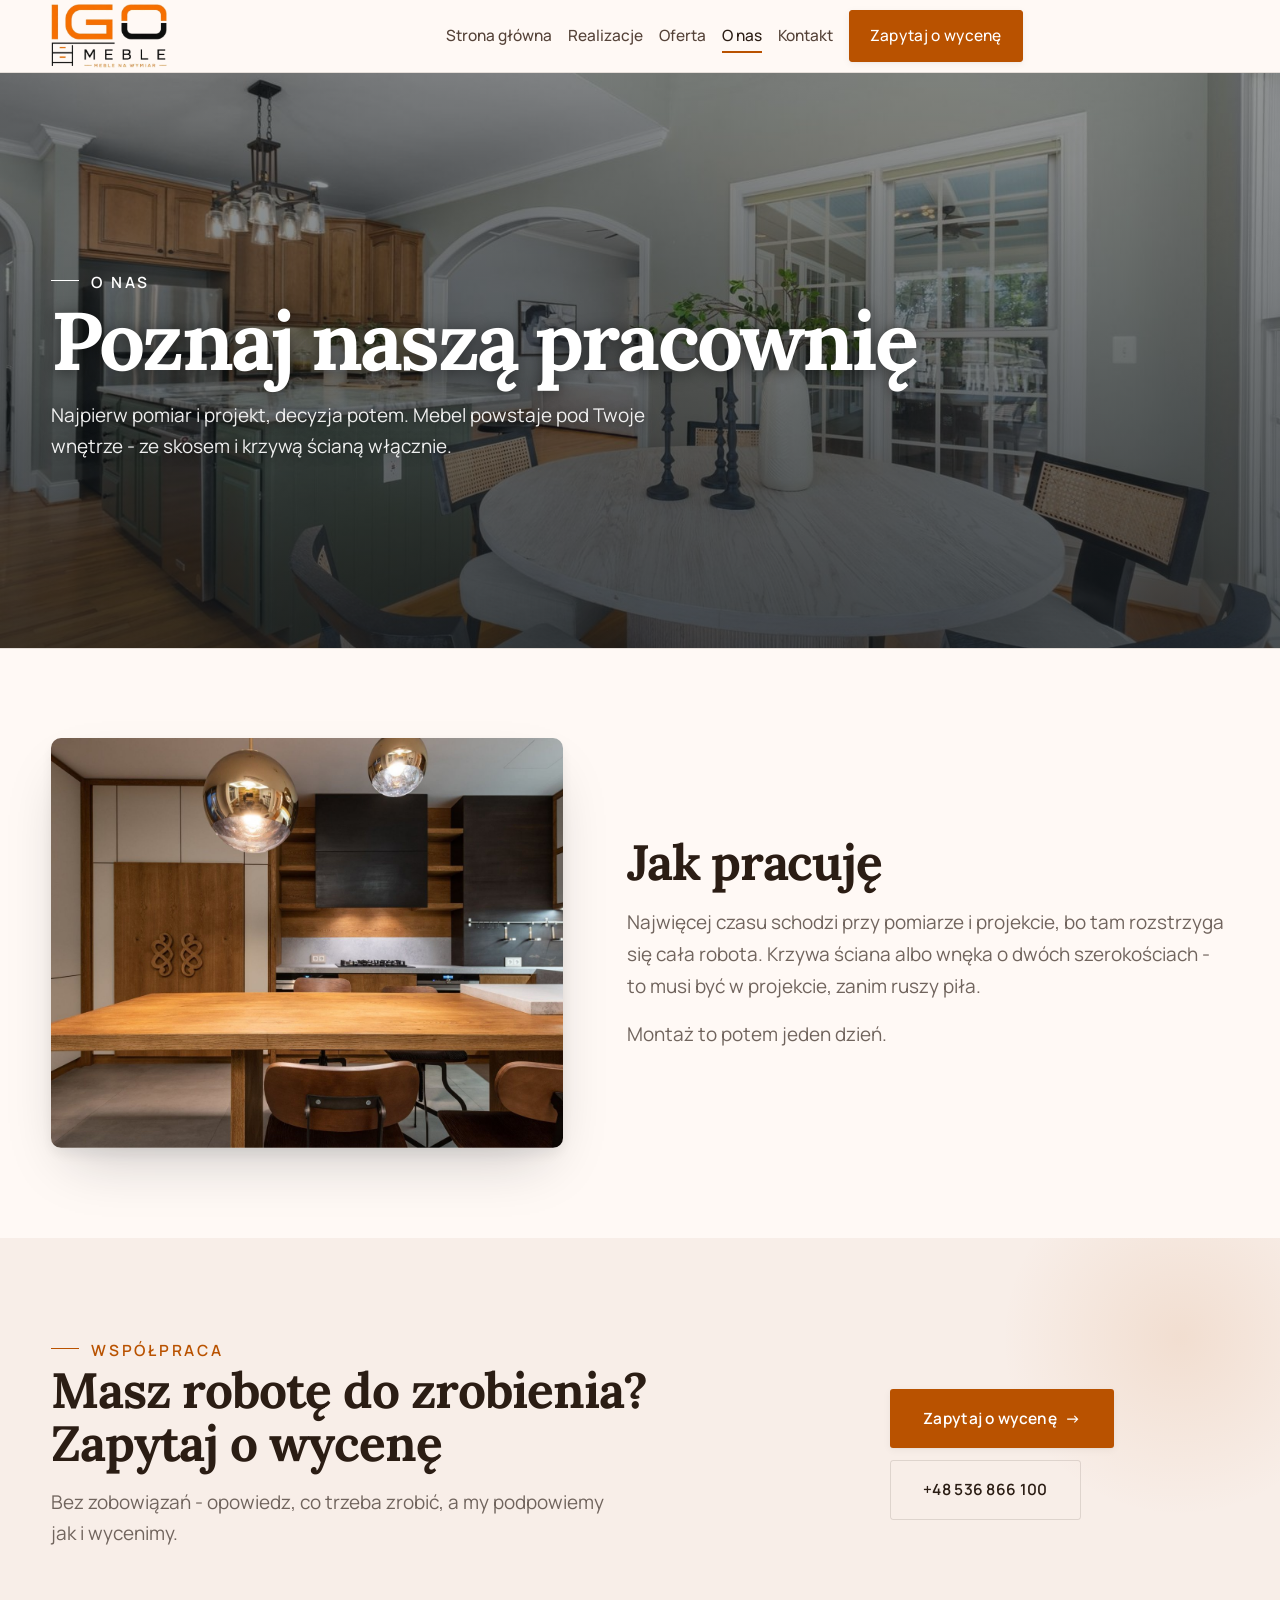
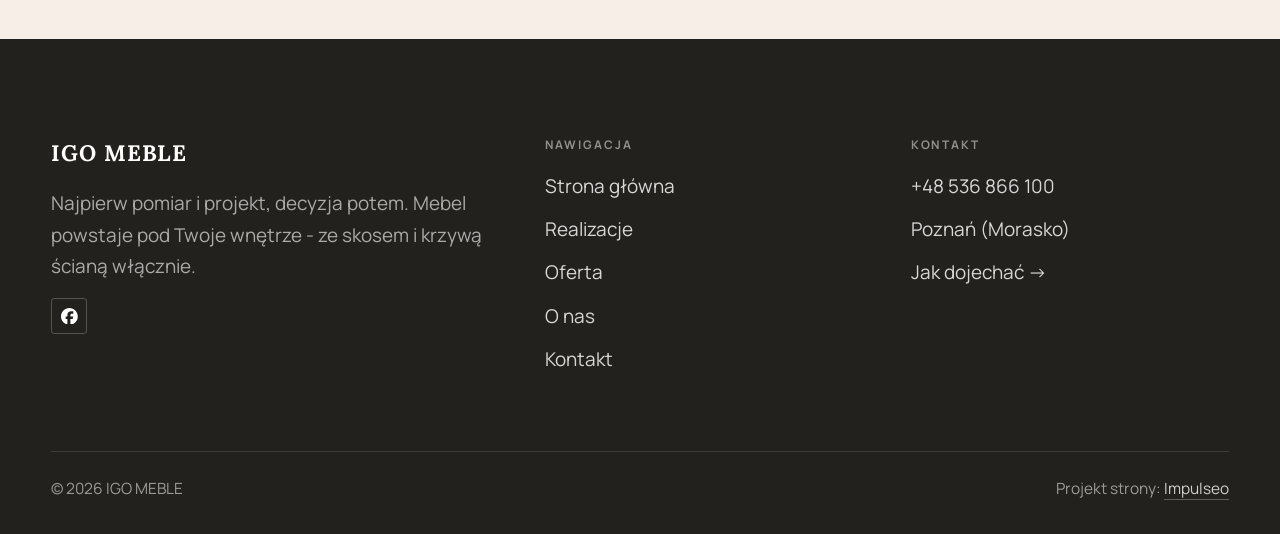
<file: o-nas.html>
<!DOCTYPE html>
<html lang="pl">
<head>
<meta charset="UTF-8">
<meta name="viewport" content="width=device-width, initial-scale=1.0">
<title>O nas - IGO MEBLE</title>
<meta name="description" content="Meble na wymiar w Poznaniu: kuchnie, szafy i zabudowy pod Twoje wnętrze. Bezpłatny pomiar i projekt, jedna cena, montaż z gwarancją. Zadzwoń: +48 536 866 100.">
<link rel="canonical" href="https://kris20032.github.io/igo-meble/o-nas.html">
<meta name="robots" content="noindex, nofollow">
<meta property="og:type" content="website">
<meta property="og:locale" content="pl_PL">
<meta property="og:site_name" content="IGO MEBLE">
<meta property="og:title" content="O nas - IGO MEBLE">
<meta property="og:description" content="Meble na wymiar w Poznaniu: kuchnie, szafy i zabudowy pod Twoje wnętrze. Bezpłatny pomiar i projekt, jedna cena, montaż z gwarancją. Zadzwoń: +48 536 866 100.">
<meta property="og:url" content="https://kris20032.github.io/igo-meble/o-nas.html">
<meta property="og:image" content="https://kris20032.github.io/igo-meble/img/og.jpg">
<meta property="og:image:width" content="1200">
<meta property="og:image:height" content="630">
<meta name="twitter:card" content="summary_large_image">
<link rel="preconnect" href="https://fonts.googleapis.com">
<link rel="preconnect" href="https://fonts.gstatic.com" crossorigin>
<link href="https://fonts.googleapis.com/css2?family=Lora:wght@500;600;700&family=Manrope:wght@400;500;600&display=swap" rel="stylesheet">
<link rel="stylesheet" href="assets/styles.css?v=191619f1">
</head>
<body>

<header class="nav">
  <div class="wrap nav-inner">
    <a class="brand brand-has-logo" href="index.html"><img class="brand-logo" src="img/logo-r.png" alt="IGO MEBLE" width="672" height="373" decoding="async"></a>
    <nav class="nav-links">
      <a href="index.html">Strona główna</a>
      <a href="realizacje.html">Realizacje</a>
      <a href="oferta.html">Oferta</a>
      <a href="o-nas.html" class="active" aria-current="page">O nas</a>
      <a href="kontakt.html">Kontakt</a>
      <a href="kontakt.html" class="btn btn-accent">Zapytaj o wycenę</a>
    </nav>
    <button class="nav-toggle" aria-label="Menu"><span></span><span></span><span></span></button>
  </div>
</header>

<main>
<section class="pagehead">
  <img src="img/g6.jpg" alt="IGO MEBLE - Poznaj naszą pracownię" width="1600" height="1066" decoding="async">
  <div class="wrap">
    <span class="eyebrow">O nas</span>
    <h1>Poznaj naszą pracownię</h1>
    <p>Najpierw pomiar i projekt, decyzja potem. Mebel powstaje pod Twoje wnętrze - ze skosem i krzywą ścianą włącznie.</p>
  </div>
</section>
<section>
  <div class="wrap split">
    <div class="split-art reveal"><img src="img/g7.jpg" alt="IGO MEBLE" loading="lazy" width="1600" height="1068" decoding="async"></div>
    <div class="split-copy reveal">
      <h2>Jak pracuję</h2>
      <p class="muted">Najwięcej czasu schodzi przy pomiarze i projekcie, bo tam rozstrzyga się cała robota. Krzywa ściana albo wnęka o dwóch szerokościach - to musi być w projekcie, zanim ruszy piła.</p>
      <p class="muted">Montaż to potem jeden dzień.</p>
    </div>
  </div>
</section>


<section class="cta">
  <div class="wrap">
    <div class="reveal">
      <span class="eyebrow">Współpraca</span>
      <h2>Masz robotę do zrobienia? Zapytaj o wycenę</h2>
      <p>Bez zobowiązań - opowiedz, co trzeba zrobić, a my podpowiemy jak i wycenimy.</p>
    </div>
    <div class="cta-actions reveal">
      <a href="kontakt.html" class="btn btn-light">Zapytaj o wycenę <span class="arr">→</span></a>
      <a href="tel:+48536866100" class="btn btn-ghost btn-ghost-cta">+48 536 866 100</a>
    </div>
  </div>
</section>
</main>

<footer>
  <div class="wrap">
    <div class="foot-grid">
      <div class="foot-brand">
        <div class="name">IGO MEBLE</div>
        <p>Najpierw pomiar i projekt, decyzja potem. Mebel powstaje pod Twoje wnętrze - ze skosem i krzywą ścianą włącznie.</p>
              <div class="foot-soc">
          <a class="soc" href="https://www.facebook.com/p/IGO-MEBLE-61555131394559/" target="_blank" rel="noopener" aria-label="Facebook - IGO MEBLE"><svg viewBox="0 0 24 24" aria-hidden="true" focusable="false"><path d="M9.101 23.691v-7.98H6.627v-3.667h2.474v-1.58c0-4.085 1.848-5.978 5.858-5.978.401 0 .955.042 1.468.103a8.68 8.68 0 0 1 1.141.195v3.325a8.623 8.623 0 0 0-.653-.036 26.805 26.805 0 0 0-.733-.009c-.707 0-1.259.096-1.675.309a1.686 1.686 0 0 0-.679.622c-.258.42-.374.995-.374 1.752v1.297h3.919l-.386 2.103-.287 1.564h-3.246v8.245C19.396 23.238 24 18.179 24 12.044c0-6.627-5.373-12-12-12s-12 5.373-12 12c0 5.628 3.874 10.35 9.101 11.647Z" fill="currentColor"/></svg></a>
        </div>
      </div>
      <div class="foot-col">
        <h4>Nawigacja</h4>
        <a href="index.html">Strona główna</a>
        <a href="realizacje.html">Realizacje</a>
        <a href="oferta.html">Oferta</a>
        <a href="o-nas.html">O nas</a>
        <a href="kontakt.html">Kontakt</a>
      </div>
      <div class="foot-col">
        <h4>Kontakt</h4>
        <a href="tel:+48536866100">+48 536 866 100</a>
        <p>Poznań (Morasko)</p>
        <a href="https://maps.google.com/?cid=7814361451838153929" target="_blank" rel="noopener">Jak dojechać →</a>
      </div>
    </div>
    <div class="foot-bot">
      <span>© 2026 IGO MEBLE</span>
      <span>Projekt strony: <a class="foot-credit" href="https://impulseo.pl" target="_blank" rel="noopener">Impulseo</a></span>
    </div>
  </div>
</footer>
<div class="sticky-reserve"><a class="sr-book" href="kontakt.html">Zapytaj o wycenę</a><a class="sr-call" href="tel:+48536866100" aria-label="Zadzwoń"><svg class="ico-tel" width="16" height="16" viewBox="0 0 24 24" fill="none" aria-hidden="true"><path d="M6.6 10.8a15.5 15.5 0 0 0 6.6 6.6l2.2-2.2a1 1 0 0 1 1-.24 11.4 11.4 0 0 0 3.6.58 1 1 0 0 1 1 1V20a1 1 0 0 1-1 1A17 17 0 0 1 3 4a1 1 0 0 1 1-1h3.5a1 1 0 0 1 1 1c0 1.25.2 2.46.58 3.6a1 1 0 0 1-.25 1l-2.23 2.2Z" fill="currentColor"/></svg></a></div>
<div class="demo-wazne" data-do="2026-08-20" data-cykl="3" hidden><svg class="dw-ico" width="13" height="13" viewBox="0 0 24 24" fill="none" aria-hidden="true"><circle cx="12" cy="12" r="8.6" stroke="currentColor" stroke-width="1.8"/><path d="M12 7.2V12l3.3 2" stroke="currentColor" stroke-width="1.8" stroke-linecap="round"/></svg><span class="dw-txt"></span></div>

<script src="assets/main.js?v=276296d0"></script>
</body>
</html>
</file>
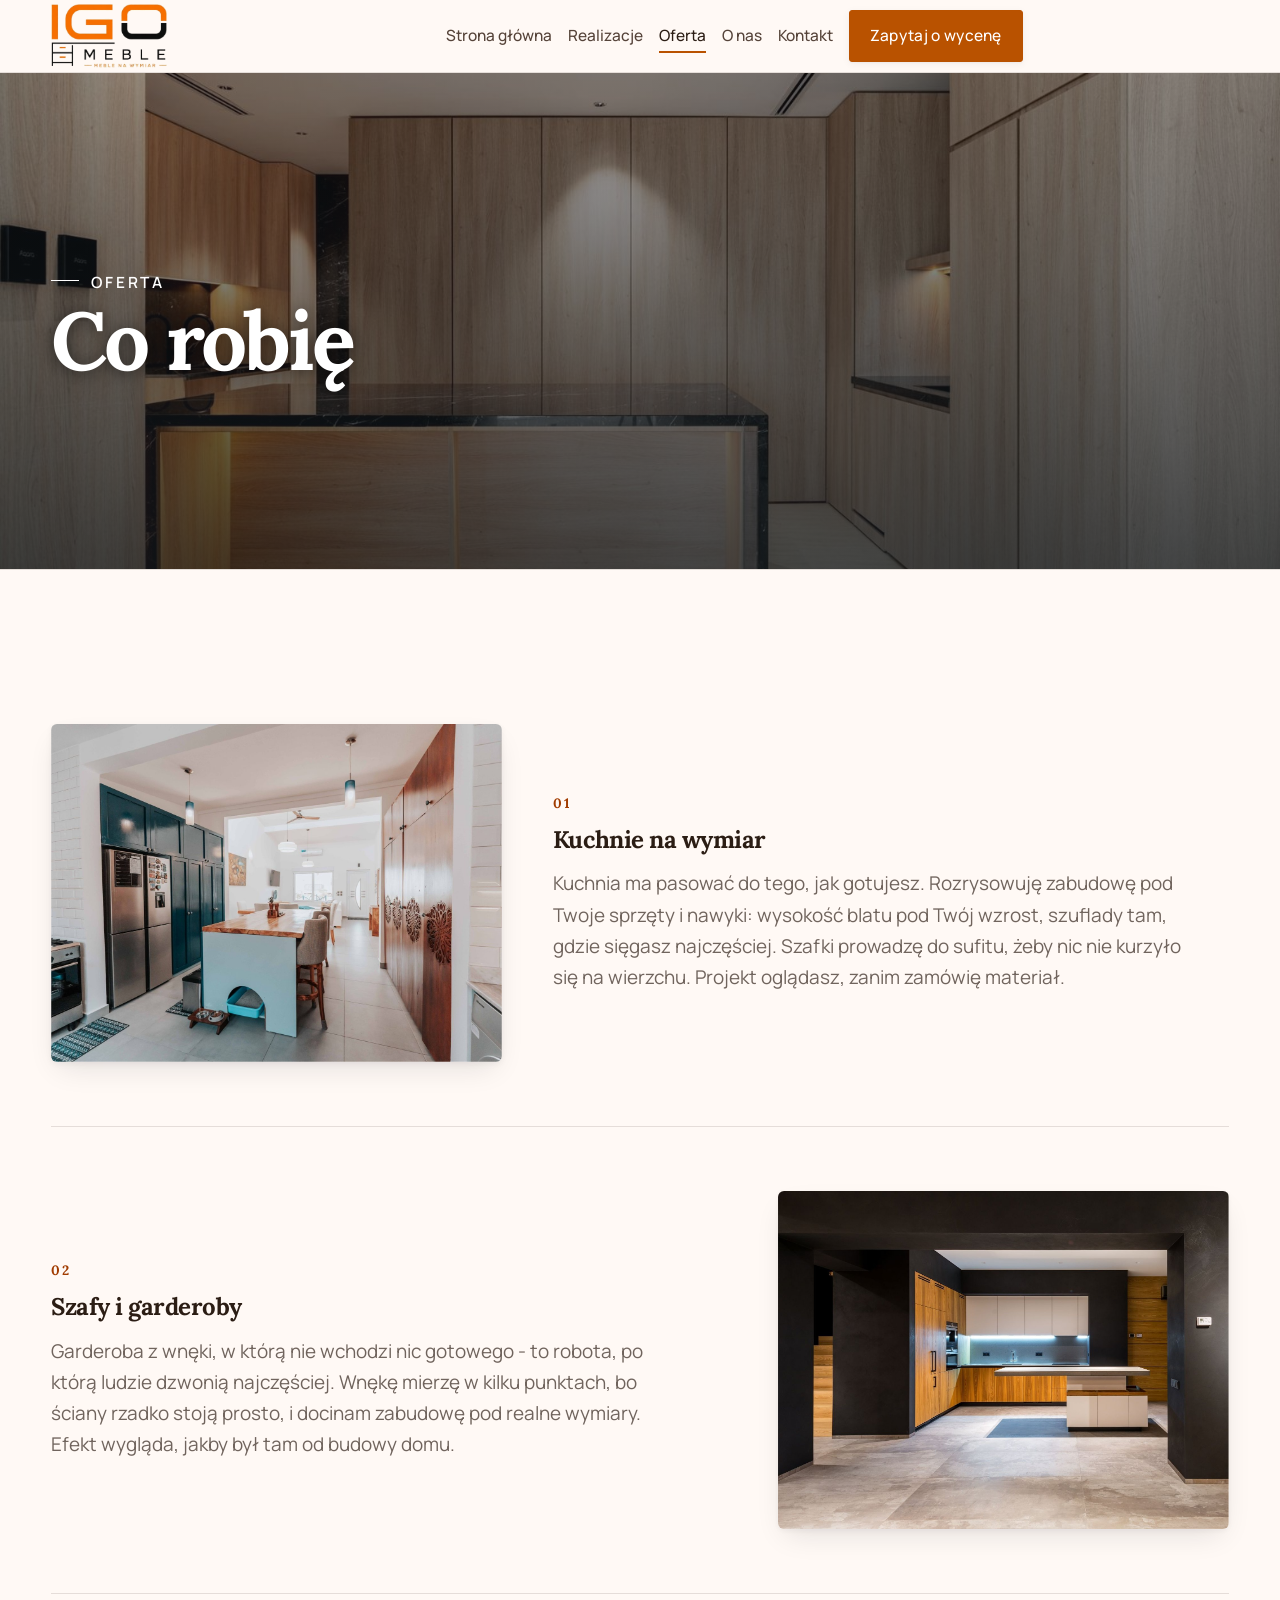
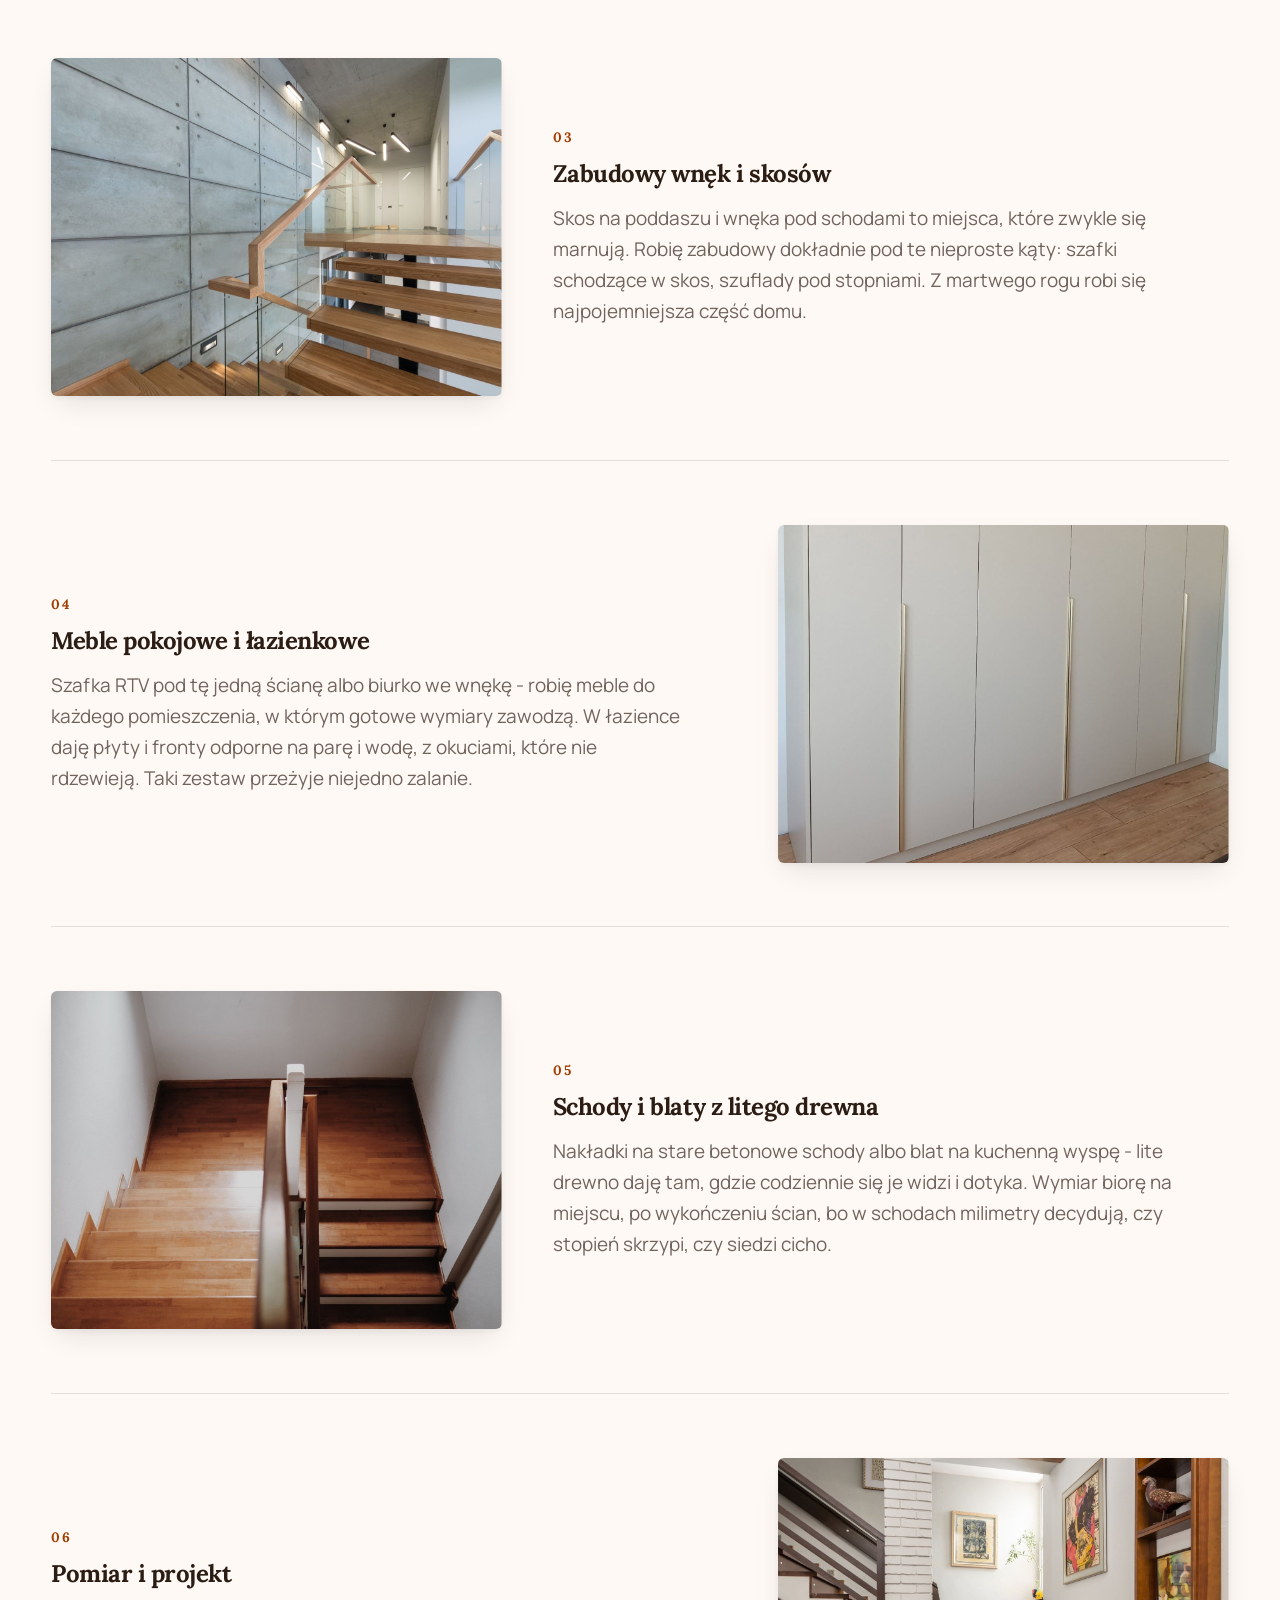
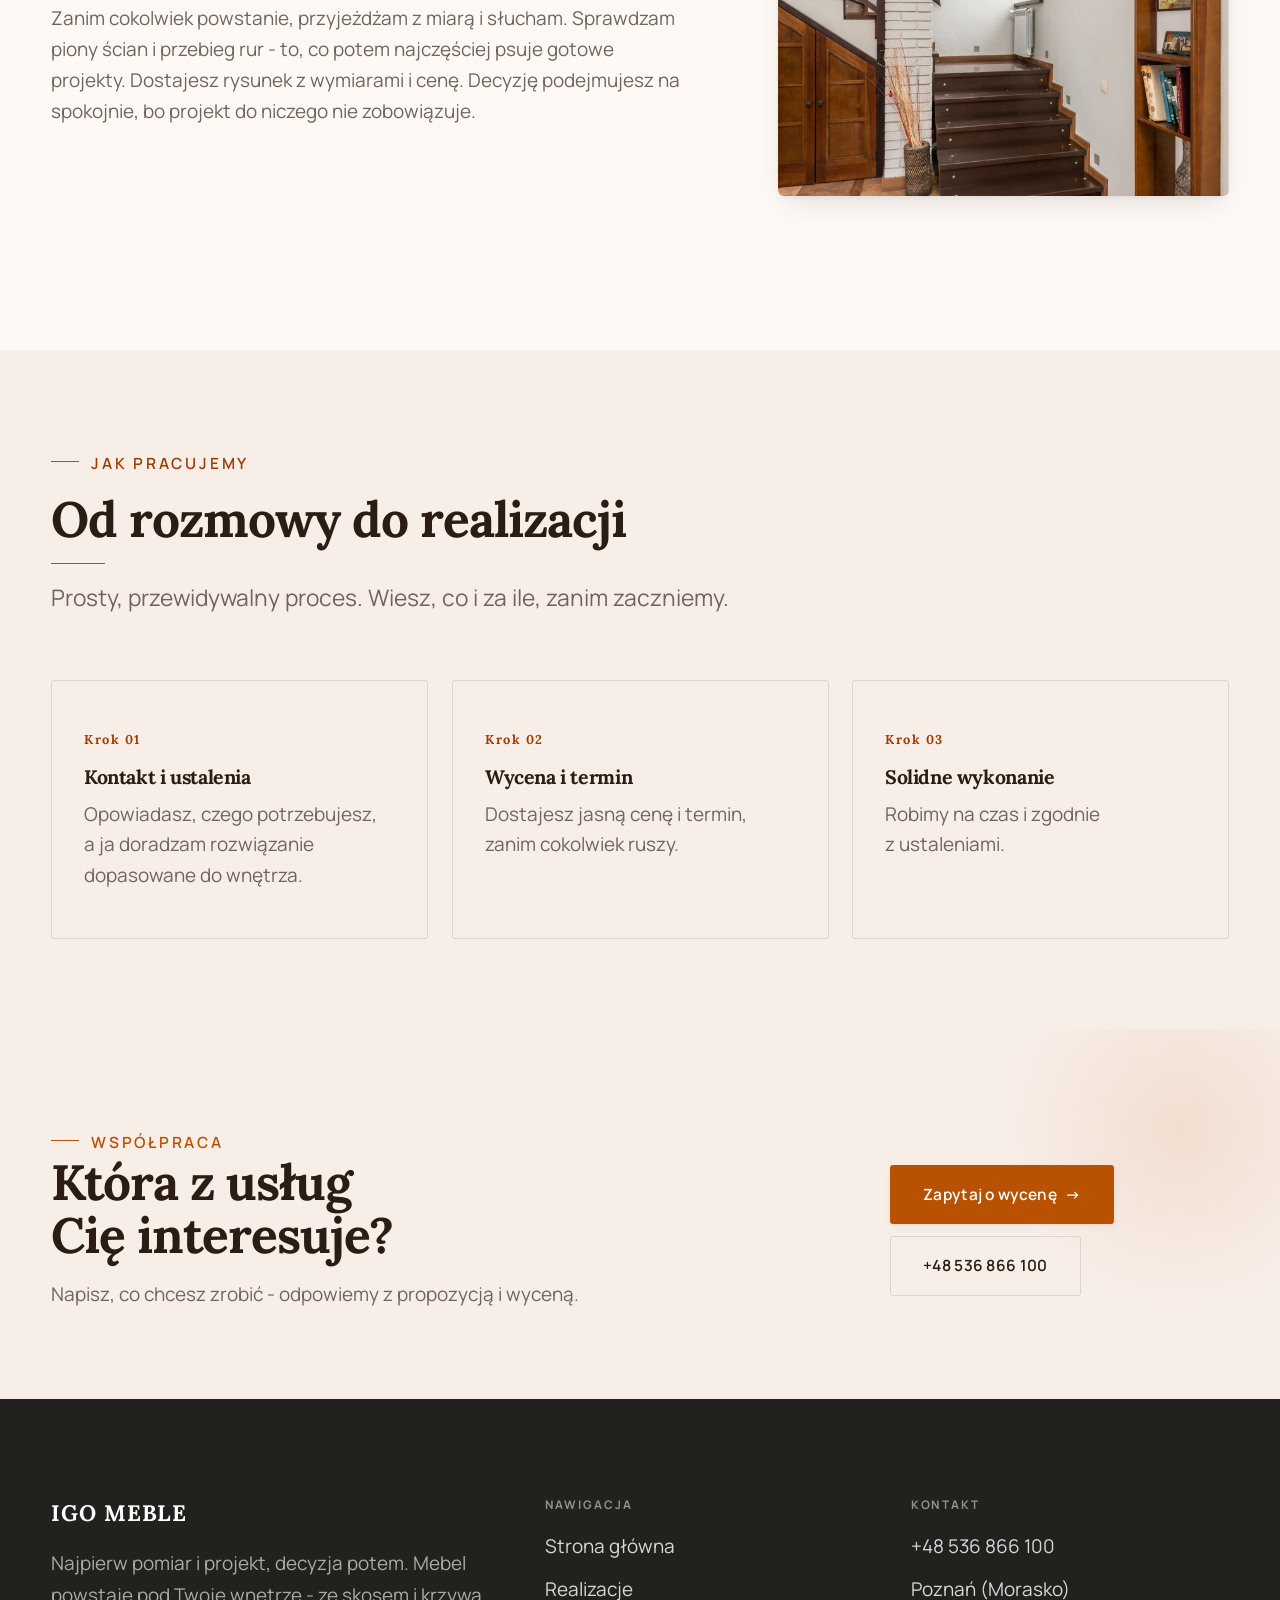
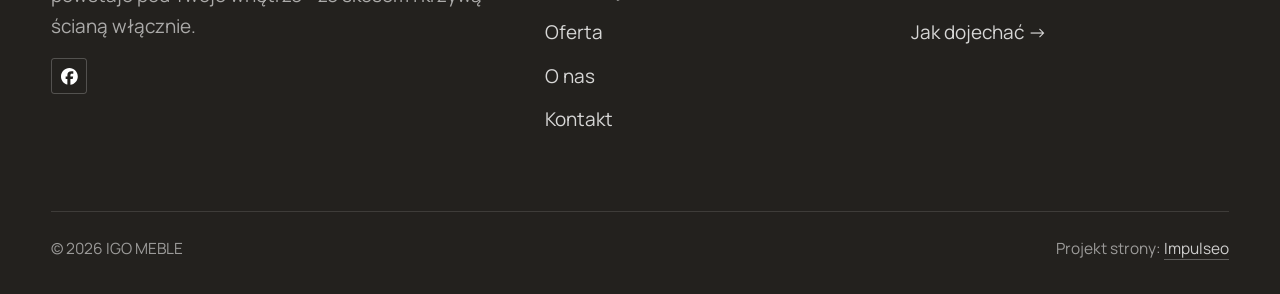
<file: oferta.html>
<!DOCTYPE html>
<html lang="pl">
<head>
<meta charset="UTF-8">
<meta name="viewport" content="width=device-width, initial-scale=1.0">
<title>Oferta - IGO MEBLE</title>
<meta name="description" content="Meble na wymiar w Poznaniu: kuchnie, szafy i zabudowy pod Twoje wnętrze. Bezpłatny pomiar i projekt, jedna cena, montaż z gwarancją. Zadzwoń: +48 536 866 100.">
<link rel="canonical" href="https://kris20032.github.io/igo-meble/oferta.html">
<meta name="robots" content="noindex, nofollow">
<meta property="og:type" content="website">
<meta property="og:locale" content="pl_PL">
<meta property="og:site_name" content="IGO MEBLE">
<meta property="og:title" content="Oferta - IGO MEBLE">
<meta property="og:description" content="Meble na wymiar w Poznaniu: kuchnie, szafy i zabudowy pod Twoje wnętrze. Bezpłatny pomiar i projekt, jedna cena, montaż z gwarancją. Zadzwoń: +48 536 866 100.">
<meta property="og:url" content="https://kris20032.github.io/igo-meble/oferta.html">
<meta property="og:image" content="https://kris20032.github.io/igo-meble/img/og.jpg">
<meta property="og:image:width" content="1200">
<meta property="og:image:height" content="630">
<meta name="twitter:card" content="summary_large_image">
<link rel="preconnect" href="https://fonts.googleapis.com">
<link rel="preconnect" href="https://fonts.gstatic.com" crossorigin>
<link href="https://fonts.googleapis.com/css2?family=Lora:wght@500;600;700&family=Manrope:wght@400;500;600&display=swap" rel="stylesheet">
<link rel="stylesheet" href="assets/styles.css?v=191619f1">
</head>
<body>

<header class="nav">
  <div class="wrap nav-inner">
    <a class="brand brand-has-logo" href="index.html"><img class="brand-logo" src="img/logo-r.png" alt="IGO MEBLE" width="672" height="373" decoding="async"></a>
    <nav class="nav-links">
      <a href="index.html">Strona główna</a>
      <a href="realizacje.html">Realizacje</a>
      <a href="oferta.html" class="active" aria-current="page">Oferta</a>
      <a href="o-nas.html">O nas</a>
      <a href="kontakt.html">Kontakt</a>
      <a href="kontakt.html" class="btn btn-accent">Zapytaj o wycenę</a>
    </nav>
    <button class="nav-toggle" aria-label="Menu"><span></span><span></span><span></span></button>
  </div>
</header>

<main>
<section class="pagehead">
  <img src="img/g5.jpg" alt="IGO MEBLE - Co robię" width="1600" height="1066" decoding="async">
  <div class="wrap">
    <span class="eyebrow">Oferta</span>
    <h1>Co robię</h1>
  </div>
</section>
<section>
  <div class="wrap">
    <div class="svc-row reveal">
      <div class="svc-row-art"><img src="img/g12.jpg" alt="Kuchnie na wymiar" loading="lazy" width="1600" height="1067" decoding="async"></div>
      <div>
        <span class="num">01</span>
        <h3>Kuchnie na wymiar</h3>
        <p class="muted">Kuchnia ma pasować do tego, jak gotujesz. Rozrysowuję zabudowę pod Twoje sprzęty i nawyki: wysokość blatu pod Twój wzrost, szuflady tam, gdzie sięgasz najczęściej. Szafki prowadzę do sufitu, żeby nic nie kurzyło się na wierzchu. Projekt oglądasz, zanim zamówię materiał.</p>
      </div>
    </div>
    <div class="svc-row rev reveal">
      <div class="svc-row-art"><img src="img/about.jpg" alt="Szafy i garderoby" loading="lazy" width="1600" height="1285" decoding="async"></div>
      <div>
        <span class="num">02</span>
        <h3>Szafy i garderoby</h3>
        <p class="muted">Garderoba z wnęki, w którą nie wchodzi nic gotowego - to robota, po którą ludzie dzwonią najczęściej. Wnękę mierzę w kilku punktach, bo ściany rzadko stoją prosto, i docinam zabudowę pod realne wymiary. Efekt wygląda, jakby był tam od budowy domu.</p>
      </div>
    </div>
    <div class="svc-row reveal">
      <div class="svc-row-art"><img src="img/g1.jpg" alt="Zabudowy wnęk i skosów" loading="lazy" width="1600" height="1068" decoding="async"></div>
      <div>
        <span class="num">03</span>
        <h3>Zabudowy wnęk i skosów</h3>
        <p class="muted">Skos na poddaszu i wnęka pod schodami to miejsca, które zwykle się marnują. Robię zabudowy dokładnie pod te nieproste kąty: szafki schodzące w skos, szuflady pod stopniami. Z martwego rogu robi się najpojemniejsza część domu.</p>
      </div>
    </div>
    <div class="svc-row rev reveal">
      <div class="svc-row-art"><img src="img/g2.jpg" alt="Meble pokojowe i łazienkowe" loading="lazy" width="1600" height="1067" decoding="async"></div>
      <div>
        <span class="num">04</span>
        <h3>Meble pokojowe i łazienkowe</h3>
        <p class="muted">Szafka RTV pod tę jedną ścianę albo biurko we wnękę - robię meble do każdego pomieszczenia, w którym gotowe wymiary zawodzą. W łazience daję płyty i fronty odporne na parę i wodę, z okuciami, które nie rdzewieją. Taki zestaw przeżyje niejedno zalanie.</p>
      </div>
    </div>
    <div class="svc-row reveal">
      <div class="svc-row-art"><img src="img/g3.jpg" alt="Schody i blaty z litego drewna" loading="lazy" width="1600" height="1066" decoding="async"></div>
      <div>
        <span class="num">05</span>
        <h3>Schody i blaty z litego drewna</h3>
        <p class="muted">Nakładki na stare betonowe schody albo blat na kuchenną wyspę - lite drewno daję tam, gdzie codziennie się je widzi i dotyka. Wymiar biorę na miejscu, po wykończeniu ścian, bo w schodach milimetry decydują, czy stopień skrzypi, czy siedzi cicho.</p>
      </div>
    </div>
    <div class="svc-row rev reveal">
      <div class="svc-row-art"><img src="img/g4.jpg" alt="Pomiar i projekt" loading="lazy" width="1600" height="1068" decoding="async"></div>
      <div>
        <span class="num">06</span>
        <h3>Pomiar i projekt</h3>
        <p class="muted">Zanim cokolwiek powstanie, przyjeżdżam z miarą i słucham. Sprawdzam piony ścian i przebieg rur - to, co potem najczęściej psuje gotowe projekty. Dostajesz rysunek z wymiarami i cenę. Decyzję podejmujesz na spokojnie, bo projekt do niczego nie zobowiązuje.</p>
      </div>
    </div>
  </div>
</section>
<section class="trust">
  <div class="wrap">
    <div class="head reveal">
      <span class="eyebrow">Jak pracujemy</span>
      <h2>Od rozmowy do realizacji</h2>
      <p>Prosty, przewidywalny proces. Wiesz, co i za ile, zanim zaczniemy.</p>
    </div>
    <div class="svc-grid">
      <div class="svc reveal"><div class="ic">Krok 01</div><h3>Kontakt i ustalenia</h3><p>Opowiadasz, czego potrzebujesz, a ja doradzam rozwiązanie dopasowane do wnętrza.</p></div>
      <div class="svc reveal"><div class="ic">Krok 02</div><h3>Wycena i termin</h3><p>Dostajesz jasną cenę i termin, zanim cokolwiek ruszy.</p></div>
      <div class="svc reveal"><div class="ic">Krok 03</div><h3>Solidne wykonanie</h3><p>Robimy na czas i zgodnie z ustaleniami.</p></div>
    </div>
  </div>
</section>
<section class="cta">
  <div class="wrap">
    <div class="reveal">
      <span class="eyebrow">Współpraca</span>
      <h2>Która z usług Cię interesuje?</h2>
      <p>Napisz, co chcesz zrobić - odpowiemy z propozycją i wyceną.</p>
    </div>
    <div class="cta-actions reveal">
      <a href="kontakt.html" class="btn btn-light">Zapytaj o wycenę <span class="arr">→</span></a>
      <a href="tel:+48536866100" class="btn btn-ghost btn-ghost-cta">+48 536 866 100</a>
    </div>
  </div>
</section>
</main>

<footer>
  <div class="wrap">
    <div class="foot-grid">
      <div class="foot-brand">
        <div class="name">IGO MEBLE</div>
        <p>Najpierw pomiar i projekt, decyzja potem. Mebel powstaje pod Twoje wnętrze - ze skosem i krzywą ścianą włącznie.</p>
              <div class="foot-soc">
          <a class="soc" href="https://www.facebook.com/p/IGO-MEBLE-61555131394559/" target="_blank" rel="noopener" aria-label="Facebook - IGO MEBLE"><svg viewBox="0 0 24 24" aria-hidden="true" focusable="false"><path d="M9.101 23.691v-7.98H6.627v-3.667h2.474v-1.58c0-4.085 1.848-5.978 5.858-5.978.401 0 .955.042 1.468.103a8.68 8.68 0 0 1 1.141.195v3.325a8.623 8.623 0 0 0-.653-.036 26.805 26.805 0 0 0-.733-.009c-.707 0-1.259.096-1.675.309a1.686 1.686 0 0 0-.679.622c-.258.42-.374.995-.374 1.752v1.297h3.919l-.386 2.103-.287 1.564h-3.246v8.245C19.396 23.238 24 18.179 24 12.044c0-6.627-5.373-12-12-12s-12 5.373-12 12c0 5.628 3.874 10.35 9.101 11.647Z" fill="currentColor"/></svg></a>
        </div>
      </div>
      <div class="foot-col">
        <h4>Nawigacja</h4>
        <a href="index.html">Strona główna</a>
        <a href="realizacje.html">Realizacje</a>
        <a href="oferta.html">Oferta</a>
        <a href="o-nas.html">O nas</a>
        <a href="kontakt.html">Kontakt</a>
      </div>
      <div class="foot-col">
        <h4>Kontakt</h4>
        <a href="tel:+48536866100">+48 536 866 100</a>
        <p>Poznań (Morasko)</p>
        <a href="https://maps.google.com/?cid=7814361451838153929" target="_blank" rel="noopener">Jak dojechać →</a>
      </div>
    </div>
    <div class="foot-bot">
      <span>© 2026 IGO MEBLE</span>
      <span>Projekt strony: <a class="foot-credit" href="https://impulseo.pl" target="_blank" rel="noopener">Impulseo</a></span>
    </div>
  </div>
</footer>
<div class="sticky-reserve"><a class="sr-book" href="kontakt.html">Zapytaj o wycenę</a><a class="sr-call" href="tel:+48536866100" aria-label="Zadzwoń"><svg class="ico-tel" width="16" height="16" viewBox="0 0 24 24" fill="none" aria-hidden="true"><path d="M6.6 10.8a15.5 15.5 0 0 0 6.6 6.6l2.2-2.2a1 1 0 0 1 1-.24 11.4 11.4 0 0 0 3.6.58 1 1 0 0 1 1 1V20a1 1 0 0 1-1 1A17 17 0 0 1 3 4a1 1 0 0 1 1-1h3.5a1 1 0 0 1 1 1c0 1.25.2 2.46.58 3.6a1 1 0 0 1-.25 1l-2.23 2.2Z" fill="currentColor"/></svg></a></div>
<div class="demo-wazne" data-do="2026-08-20" data-cykl="3" hidden><svg class="dw-ico" width="13" height="13" viewBox="0 0 24 24" fill="none" aria-hidden="true"><circle cx="12" cy="12" r="8.6" stroke="currentColor" stroke-width="1.8"/><path d="M12 7.2V12l3.3 2" stroke="currentColor" stroke-width="1.8" stroke-linecap="round"/></svg><span class="dw-txt"></span></div>

<script src="assets/main.js?v=276296d0"></script>
</body>
</html>
</file>
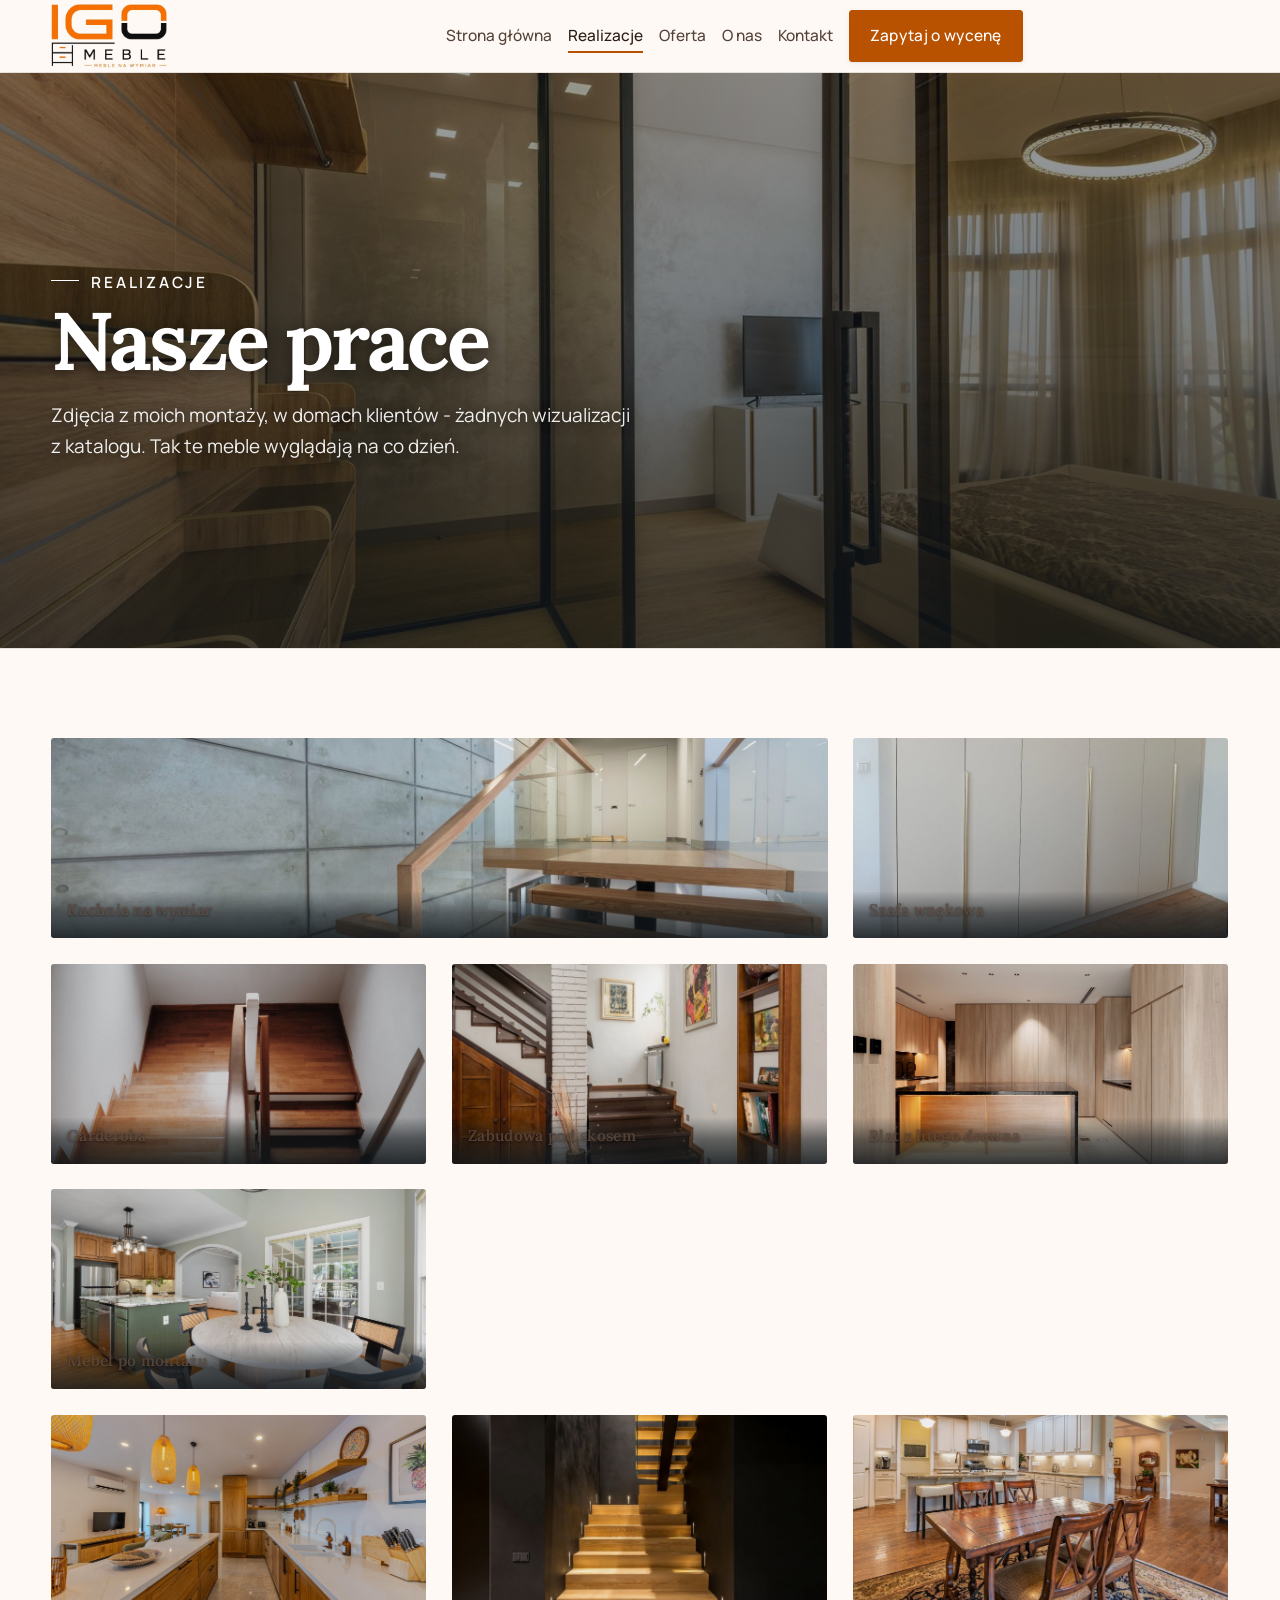
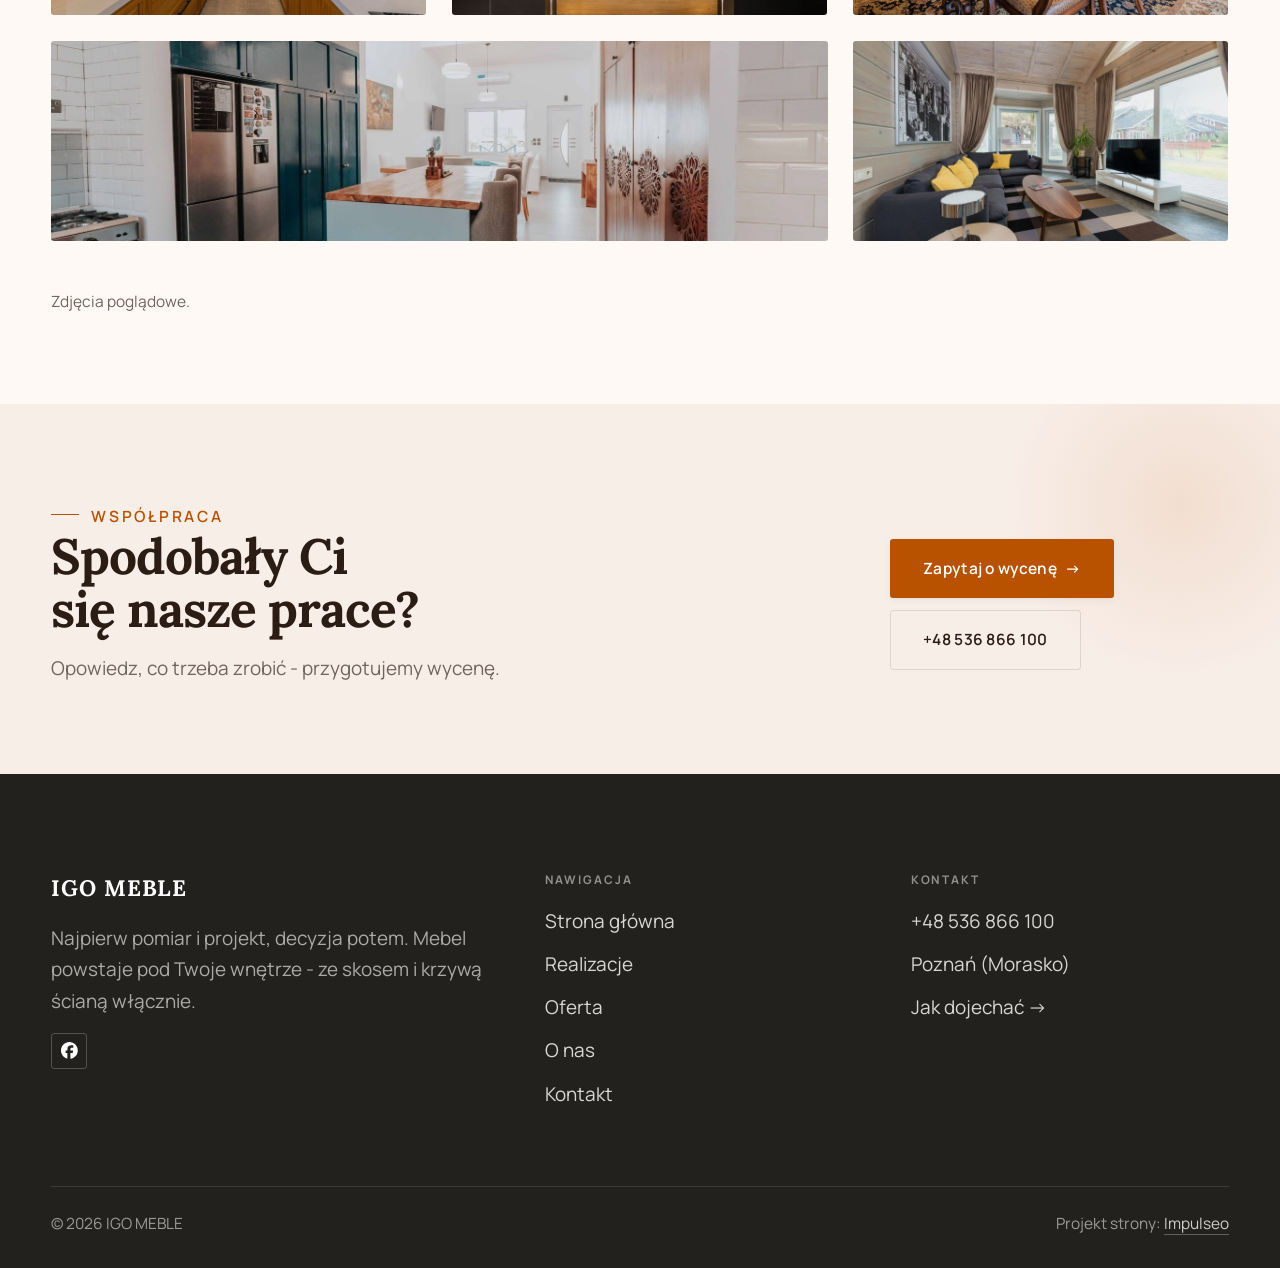
<file: realizacje.html>
<!DOCTYPE html>
<html lang="pl">
<head>
<meta charset="UTF-8">
<meta name="viewport" content="width=device-width, initial-scale=1.0">
<title>Realizacje - IGO MEBLE</title>
<meta name="description" content="Realizacje IGO MEBLE: Kuchnia na wymiar, Szafa wnękowa, Garderoba, Zabudowa pod skosem, Blat z litego drewna">
<link rel="canonical" href="https://kris20032.github.io/igo-meble/realizacje.html">
<meta name="robots" content="noindex, nofollow">
<meta property="og:type" content="website">
<meta property="og:locale" content="pl_PL">
<meta property="og:site_name" content="IGO MEBLE">
<meta property="og:title" content="Realizacje - IGO MEBLE">
<meta property="og:description" content="Realizacje IGO MEBLE: Kuchnia na wymiar, Szafa wnękowa, Garderoba, Zabudowa pod skosem, Blat z litego drewna">
<meta property="og:url" content="https://kris20032.github.io/igo-meble/realizacje.html">
<meta property="og:image" content="https://kris20032.github.io/igo-meble/img/og.jpg">
<meta property="og:image:width" content="1200">
<meta property="og:image:height" content="630">
<meta name="twitter:card" content="summary_large_image">
<link rel="preconnect" href="https://fonts.googleapis.com">
<link rel="preconnect" href="https://fonts.gstatic.com" crossorigin>
<link href="https://fonts.googleapis.com/css2?family=Lora:wght@500;600;700&family=Manrope:wght@400;500;600&display=swap" rel="stylesheet">
<link rel="stylesheet" href="assets/styles.css?v=191619f1">
</head>
<body>

<header class="nav">
  <div class="wrap nav-inner">
    <a class="brand brand-has-logo" href="index.html"><img class="brand-logo" src="img/logo-r.png" alt="IGO MEBLE" width="672" height="373" decoding="async"></a>
    <nav class="nav-links">
      <a href="index.html">Strona główna</a>
      <a href="realizacje.html" class="active" aria-current="page">Realizacje</a>
      <a href="oferta.html">Oferta</a>
      <a href="o-nas.html">O nas</a>
      <a href="kontakt.html">Kontakt</a>
      <a href="kontakt.html" class="btn btn-accent">Zapytaj o wycenę</a>
    </nav>
    <button class="nav-toggle" aria-label="Menu"><span></span><span></span><span></span></button>
  </div>
</header>

<main>
<section class="pagehead">
  <img src="img/g11.jpg" alt="IGO MEBLE - Nasze prace" width="1600" height="1068" decoding="async">
  <div class="wrap">
    <span class="eyebrow">Realizacje</span>
    <h1>Nasze prace</h1>
    <p>Zdjęcia z moich montaży, w domach klientów - żadnych wizualizacji z katalogu. Tak te meble wyglądają na co dzień.</p>
  </div>
</section>
<section>
  <div class="wrap">
    <div class="gallery">
      <div class="tile t-two3 reveal"><img src="img/g1.jpg" alt="Kuchnia na wymiar" loading="lazy" width="1600" height="1068" decoding="async"><div class="cap">Kuchnia na wymiar</div></div>
      <div class="tile t-third reveal"><img src="img/g2.jpg" alt="Szafa wnękowa" loading="lazy" width="1600" height="1067" decoding="async"><div class="cap">Szafa wnękowa</div></div>
      <div class="tile t-third reveal"><img src="img/g3.jpg" alt="Garderoba" loading="lazy" width="1600" height="1066" decoding="async"><div class="cap">Garderoba</div></div>
      <div class="tile t-third reveal"><img src="img/g4.jpg" alt="Zabudowa pod skosem" loading="lazy" width="1600" height="1068" decoding="async"><div class="cap">Zabudowa pod skosem</div></div>
      <div class="tile t-third reveal"><img src="img/g5.jpg" alt="Blat z litego drewna" loading="lazy" width="1600" height="1066" decoding="async"><div class="cap">Blat z litego drewna</div></div>
      <div class="tile t-third reveal"><img src="img/g6.jpg" alt="Mebel po montażu" loading="lazy" width="1600" height="1066" decoding="async"><div class="cap">Mebel po montażu</div></div>
      <div class="tile t-two3 reveal"><img src="img/g7.jpg" alt="IGO MEBLE" loading="lazy" width="1600" height="1068" decoding="async"></div>
      <div class="tile t-third reveal"><img src="img/g8.jpg" alt="IGO MEBLE" loading="lazy" width="1600" height="1066" decoding="async"></div>
      <div class="tile t-third reveal"><img src="img/g9.jpg" alt="IGO MEBLE" loading="lazy" width="1600" height="1068" decoding="async"></div>
      <div class="tile t-third reveal"><img src="img/g10.jpg" alt="IGO MEBLE" loading="lazy" width="1600" height="1066" decoding="async"></div>
      <div class="tile t-two3 reveal"><img src="img/g12.jpg" alt="IGO MEBLE" loading="lazy" width="1600" height="1067" decoding="async"></div>
      <div class="tile t-third reveal"><img src="img/g13.jpg" alt="IGO MEBLE" loading="lazy" width="1600" height="1068" decoding="async"></div>
    </div>
    <p class="muted reveal" style="margin-top:var(--space-7);font-size:var(--text-sm);max-width:62ch">Zdjęcia poglądowe.</p>
  </div>
</section>
<section class="cta">
  <div class="wrap">
    <div class="reveal">
      <span class="eyebrow">Współpraca</span>
      <h2>Spodobały Ci się nasze prace?</h2>
      <p>Opowiedz, co trzeba zrobić - przygotujemy wycenę.</p>
    </div>
    <div class="cta-actions reveal">
      <a href="kontakt.html" class="btn btn-light">Zapytaj o wycenę <span class="arr">→</span></a>
      <a href="tel:+48536866100" class="btn btn-ghost btn-ghost-cta">+48 536 866 100</a>
    </div>
  </div>
</section>
</main>

<footer>
  <div class="wrap">
    <div class="foot-grid">
      <div class="foot-brand">
        <div class="name">IGO MEBLE</div>
        <p>Najpierw pomiar i projekt, decyzja potem. Mebel powstaje pod Twoje wnętrze - ze skosem i krzywą ścianą włącznie.</p>
              <div class="foot-soc">
          <a class="soc" href="https://www.facebook.com/p/IGO-MEBLE-61555131394559/" target="_blank" rel="noopener" aria-label="Facebook - IGO MEBLE"><svg viewBox="0 0 24 24" aria-hidden="true" focusable="false"><path d="M9.101 23.691v-7.98H6.627v-3.667h2.474v-1.58c0-4.085 1.848-5.978 5.858-5.978.401 0 .955.042 1.468.103a8.68 8.68 0 0 1 1.141.195v3.325a8.623 8.623 0 0 0-.653-.036 26.805 26.805 0 0 0-.733-.009c-.707 0-1.259.096-1.675.309a1.686 1.686 0 0 0-.679.622c-.258.42-.374.995-.374 1.752v1.297h3.919l-.386 2.103-.287 1.564h-3.246v8.245C19.396 23.238 24 18.179 24 12.044c0-6.627-5.373-12-12-12s-12 5.373-12 12c0 5.628 3.874 10.35 9.101 11.647Z" fill="currentColor"/></svg></a>
        </div>
      </div>
      <div class="foot-col">
        <h4>Nawigacja</h4>
        <a href="index.html">Strona główna</a>
        <a href="realizacje.html">Realizacje</a>
        <a href="oferta.html">Oferta</a>
        <a href="o-nas.html">O nas</a>
        <a href="kontakt.html">Kontakt</a>
      </div>
      <div class="foot-col">
        <h4>Kontakt</h4>
        <a href="tel:+48536866100">+48 536 866 100</a>
        <p>Poznań (Morasko)</p>
        <a href="https://maps.google.com/?cid=7814361451838153929" target="_blank" rel="noopener">Jak dojechać →</a>
      </div>
    </div>
    <div class="foot-bot">
      <span>© 2026 IGO MEBLE</span>
      <span>Projekt strony: <a class="foot-credit" href="https://impulseo.pl" target="_blank" rel="noopener">Impulseo</a></span>
    </div>
  </div>
</footer>
<div class="sticky-reserve"><a class="sr-book" href="kontakt.html">Zapytaj o wycenę</a><a class="sr-call" href="tel:+48536866100" aria-label="Zadzwoń"><svg class="ico-tel" width="16" height="16" viewBox="0 0 24 24" fill="none" aria-hidden="true"><path d="M6.6 10.8a15.5 15.5 0 0 0 6.6 6.6l2.2-2.2a1 1 0 0 1 1-.24 11.4 11.4 0 0 0 3.6.58 1 1 0 0 1 1 1V20a1 1 0 0 1-1 1A17 17 0 0 1 3 4a1 1 0 0 1 1-1h3.5a1 1 0 0 1 1 1c0 1.25.2 2.46.58 3.6a1 1 0 0 1-.25 1l-2.23 2.2Z" fill="currentColor"/></svg></a></div>
<div class="demo-wazne" data-do="2026-08-20" data-cykl="3" hidden><svg class="dw-ico" width="13" height="13" viewBox="0 0 24 24" fill="none" aria-hidden="true"><circle cx="12" cy="12" r="8.6" stroke="currentColor" stroke-width="1.8"/><path d="M12 7.2V12l3.3 2" stroke="currentColor" stroke-width="1.8" stroke-linecap="round"/></svg><span class="dw-txt"></span></div>

<script src="assets/main.js?v=276296d0"></script>
</body>
</html>
</file>
<file: assets/styles.css>
/* ============================================================
   STOLBASZ — premium, architektoniczny B2B fit-out
   Jasna paleta, zero brązu. System wg premium-web-craft.
   Projekt strony: Impulseo (impulseo.pl)
   ============================================================ */

:root{
  /* PALETA — jasna, architektoniczna, chłodna */
  --paper:#F3F1EC;          /* główne tło */
  --paper-2:#E6E3DB;        /* sekcje alternatywne (chłodny jasny szary) */
  --paper-3:#E6E3DB;        /* delikatne wypełnienia */
  --ink:#23211E;            /* tekst główny — chłodny grafit */
  --ink-soft:#43403A;       /* nagłówki drugorzędne */
  --muted:#87837A;          /* tekst poboczny */
  --line:rgba(35,33,30,.12);/* hairline */
  --accent:#8A6B3C;         /* stonowany petrol-slate — jedyny akcent */
  --accent-d:#6E5430;
  --accent-soft:rgba(138,107,60,.10);
  --dark:#23211E;           /* sekcje ciemne (stopka/CTA) */

  /* HOVER ZDJĘĆ — JEDEN standard dla całego silnika (decyzja K. 04.08.2026, artefakt z wariantami).
     AKTUALNE (K.+Szymon 09.08.2026, wybór z artefaktu 6 wariantów): zoom 1.05 przy 1.4s -
     przy tak długim czasie mocniejszy kadr NIE skacze, tylko „oddycha". Poprzedni standard
     (1.02 / .55s z 04.08) odbierany jako dynamiczny i szybki.
     Spoczynek lekko przygaszony, ale TYLKO tam, gdzie jest mysz (@media hover:hover) —
     na telefonie zdjęcia zostają w pełnej jasności. */
  --img-zoom:1.05;                   /* K.+Szymon 09.08: wariant F z artefaktu porównawczego */
  --img-rest:brightness(.95) saturate(.99);
  --img-hot:brightness(1.06) saturate(1.05);
  --img-dur:1.4s;                    /* K.+Szymon 09.08 (wariant F): powoli = elegancko */
  --img-ease:cubic-bezier(.16,.84,.44,1);  /* miękki ogon, efekt „oddychania" */

  /* ODSTĘPY — skala 4/8 */
  --space-1:4px; --space-2:8px; --space-3:12px; --space-4:16px; --space-5:24px;
  --space-6:32px; --space-7:48px; --space-8:64px; --space-9:96px; --space-10:128px;

  /* TYPOGRAFIA — fluid clamp() (skala podbita 16.07.2026: większe, czytelniejsze litery — uwaga Adama) */
  --text-sm:clamp(.9rem,.87rem + .12vw,1rem);
  --text-base:clamp(1.08rem,1.04rem + .18vw,1.2rem);
  --text-lg:clamp(1.24rem,1.15rem + .34vw,1.44rem);
  --text-h3:clamp(1.34rem,1.22rem + .55vw,1.66rem);
  --text-h2:clamp(2.1rem,1.66rem + 2.1vw,3.1rem);
  --text-h1:clamp(2.9rem,2.1rem + 4vw,5.1rem);

  /* PROMIENIE — architektoniczne, raczej ostre */
  --r-sm:3px; --r-md:6px; --r-lg:10px;

  /* RUCH */
  --ease:cubic-bezier(.25,.46,.45,.94); --dur:.24s;

  /* CIENIE — miękkie, warstwowe */
  --sh-sm:0 1px 2px rgba(16,24,32,.04), 0 2px 8px rgba(16,24,32,.05);
  --sh-md:0 2px 6px rgba(16,24,32,.05), 0 12px 28px -8px rgba(16,24,32,.12);
  --sh-lg:0 6px 14px rgba(16,24,32,.07), 0 26px 56px -18px rgba(16,24,32,.22);

  --hairline:1px solid var(--line);

  --font-display:'Lora',serif;
  --font-body:'Manrope',sans-serif;
}

*{box-sizing:border-box;margin:0;padding:0}
html{scroll-behavior:smooth}
body{
  font-family:var(--font-body);
  font-size:var(--text-base);
  line-height:1.65;
  color:var(--ink);
  background:var(--paper);
  -webkit-font-smoothing:antialiased;
  text-rendering:optimizeLegibility;
}
img{max-width:100%;height:auto;display:block}  /* height:auto = width/height z atrybutów trzyma proporcje (TOP#12) */
a{color:inherit;text-decoration:none}

.wrap{width:min(92%,1180px);margin-inline:auto}
section{padding-block:clamp(52px,6.5vw,96px)}

h1,h2,h3{font-family:var(--font-display);font-weight:700;line-height:1.08;letter-spacing:-.02em;color:var(--ink)}
h1{font-size:var(--text-h1);letter-spacing:-.035em}
h2{font-size:var(--text-h2);letter-spacing:-.025em}
h3{font-size:var(--text-h3)}
/* MIARA — długość wiersza. WCAG 2.2 SC 1.4.8: max 80 znaków; Butterick: 45–90.
   68ch daje realnie 72–78 znaków polskiego tekstu, czyli z zapasem pod granicą.
   Wcześniej limit miał TYLKO <p> — <li>, <blockquote> i <dd> nie miały żadnego,
   i to jedyny powód, dla którego 23 bloki na dwóch oddanych stronach jadą po
   83–106 znaków w wierszu (pomiar 07.08.2026, bramka `miara`).
   ⚠️ Listy i definicje ograniczamy TYLKO bez klasy: `ul`/`ol` z klasą to u nas
   układ (siatki kafli, menu), a nie tekst ciągły — tam miarę wyznacza układ. */
/* 60ch, nie 68ch (K. 10.08): po zmianie fontów na węższe kroje (DM Sans i spółka)
   w 68ch mieściło się ~90 znaków - bramka pikselowa słusznie zgłaszała przekroczenie
   granicy 80. Pomiar na żywej przeglądarce: 60ch = 90 znaków, 53ch = ~78 znaków, czyli normę WCAG 1.4.8. */
:root{ --miara:53ch }
p{max-width:min(100%,var(--miara))}
blockquote,
ul:not([class])>li, ol:not([class])>li,
dl:not([class])>dd{max-width:min(100%,var(--miara))}

/* ⚠️ Świadomie BEZ wyjątku `.tile p,.card p,.svc p{max-width:none}`, choć nasuwa się sam:
   te akapity BYŁY już ograniczone (stare `p{max-width:65ch}`), więc „wyjątek" nie odblokowałby
   niczego nowego — tylko ROZLUŹNIŁ stan sprzed zmiany na wszystkich demach naraz.
   `figcaption` żadna z reguł wyżej nie dotyczy, więc też nie potrzebuje zwolnienia. */

/* ŁAMANIE. `balance` wyrównuje długości wierszy w nagłówku, `pretty` pilnuje ostatniego
   wiersza akapitu, żeby nie został w nim jeden wyraz. Obsługiwane od Chrome 117 /
   Safari 17.5; starsze przeglądarki po prostu ignorują tę własność.
   `text-wrap:pretty` nie występowało dotąd ANI RAZ w silniku ani w repo klientów. */
h1,h2,h3,.lead,.lede{text-wrap:balance}
p,li,blockquote,dd{text-wrap:pretty}

.eyebrow{
  font-family:var(--font-body);
  font-size:var(--text-sm);
  font-weight:600;
  letter-spacing:.18em;
  text-transform:uppercase;
  color:var(--accent);
  display:inline-flex;align-items:center;gap:var(--space-3);
}
/* flex:none + margin-top = kreska trzyma się PIERWSZEJ linii. Wcześniej align-items:center
   centrowało ją względem całego bloku i przy zawinięciu (długi kicker typu
   „…WNĘTRZ · LESZNO · OD 2019") druga linia lądowała z brzydkim wcięciem. */
.eyebrow{align-items:flex-start}
.eyebrow>*,.eyebrow{text-wrap:balance}   /* dlugi kicker lamal sie na sierote typu samo „2019" w drugiej linii */
.eyebrow::before{content:"";width:28px;height:1px;background:var(--accent);display:inline-block;flex:none;margin-top:.62em}

.muted{color:var(--muted)}
.lead{font-size:var(--text-lg);line-height:1.55;color:var(--ink-soft);max-width:50ch}

/* ---------- BUTTONS ---------- */
.btn{
  display:inline-flex;align-items:center;gap:var(--space-2);
  font-weight:600;font-size:var(--text-sm);letter-spacing:.02em;
  padding:var(--space-4) var(--space-6);
  border-radius:var(--r-sm);
  transition:transform var(--dur) var(--ease),box-shadow var(--dur) var(--ease),background var(--dur) var(--ease);
  cursor:pointer;border:1px solid transparent;
}
.btn-accent{background:var(--accent);color:#fff;box-shadow:var(--sh-sm)}
.btn-accent:hover{background:var(--accent-d);transform:translateY(-2px);box-shadow:var(--sh-md)}
.btn-accent:active{transform:translateY(0);box-shadow:var(--sh-sm)}
.btn-ghost{background:transparent;color:var(--ink);border-color:var(--line)}
.btn-ghost:hover{border-color:var(--accent);color:var(--accent);transform:translateY(-2px)}
.btn-light{background:#fff;color:var(--ink);box-shadow:var(--sh-sm)}
.btn-light:hover{transform:translateY(-2px);box-shadow:var(--sh-md)}
.btn .arr{transition:transform var(--dur) var(--ease)}
.btn:hover .arr{transform:translateX(4px)}

/* ---------- NAV ---------- */
.nav{
  position:sticky;top:0;z-index:50;
  background:color-mix(in srgb,var(--paper) 88%,transparent);
  backdrop-filter:saturate(140%) blur(10px);
  border-bottom:var(--hairline);
}
.nav-inner{display:flex;align-items:center;justify-content:space-between;gap:var(--space-5);height:72px}
/* ANTY-NACHODZENIE (K. 05.08.2026): długa nazwa firmy + przycisk z pełnym numerem nie mieściły się w pasku
   i flex ściskał linki PONIŻEJ ich treści - "Kontakt" wchodził na ramkę "Zadzwoń +48 ...". Teraz ustępuje
   nazwa marki (skrót wielokropkiem), a menu i przycisk nigdy się nie kurczą ani nie zachodzą na siebie. */
.brand{display:flex;flex-direction:column;line-height:1;min-width:0;flex:0 1 auto}
.brand .name{font-family:var(--font-display);font-weight:800;font-size:1.35rem;letter-spacing:.04em;white-space:nowrap;overflow:hidden;text-overflow:ellipsis}
.brand .sub{font-size:.62rem;letter-spacing:.34em;text-transform:uppercase;color:var(--muted);margin-top:5px;white-space:nowrap;overflow:hidden;text-overflow:ellipsis}
.nav-links{display:flex;align-items:center;gap:var(--space-6);flex:0 0 auto}
.nav-links a{font-size:var(--text-sm);font-weight:500;color:var(--ink-soft);position:relative;padding-block:4px;white-space:nowrap;transition:color var(--dur) var(--ease)}
.nav-links a::after{content:"";position:absolute;left:0;bottom:0;width:0;height:1.5px;background:var(--accent);transition:width var(--dur) var(--ease)}
.nav-links a:hover,.nav-links a.active{color:var(--ink)}
.nav-links a:hover::after,.nav-links a.active::after{width:100%}
.nav-links .btn{padding:var(--space-2) var(--space-5)}
/* przyciski w nav: właściwy kolor (przebij .nav-links a) + bez podkreślenia */
.nav-links a.btn-accent{color:#fff}
.nav-links a.btn-ghost,.nav-links a.btn-light{color:var(--ink)}
/* CTA w pasku: NIE podkreślenie spod linków menu, ale ten sam przelatujący błysk,
   co na wszystkich innych przyciskach (zgłoszenie K. 13.08.2026 - „na hero jest efekt
   światła przechodzącego przez przycisk, na navbarze go nie ma, a mają być identyczne").
   Reguła `.nav-links a::after` jest silniejsza od `.btn::after`, więc trzeba jej
   geometrię wyzerować i wpisać połysk z nazwy - samo `display:none` gasiło efekt. */
.nav-links a.btn::after{
  display:block;content:"";position:absolute;inset:0;z-index:-1;pointer-events:none;
  inset:0;width:auto;height:auto;border-radius:inherit;   /* kasuje geometrię podkreślenia (width:0;height:1.5px) */
  background:linear-gradient(100deg,transparent 32%,rgba(255,255,255,.20) 50%,transparent 68%);
  translate:-120% 0}
@media (prefers-reduced-motion:no-preference){
  .nav-links a.btn:hover::after{translate:120% 0;transition:translate .75s var(--mt-ease,cubic-bezier(.16,.84,.44,1))}
}
.nav-toggle{display:none;background:none;border:none;cursor:pointer;flex-direction:column;gap:5px;padding:8px}
.nav-toggle span{width:24px;height:2px;background:var(--ink);transition:var(--dur)}
/* Ciasny zakres MIĘDZY menu mobilnym a pełnym pulpitem: zbijamy odstępy i nazwę marki,
   żeby wszystko zmieściło się naturalnie, zanim w ogóle dojdzie do skracania wielokropkiem. */
@media(max-width:1280px) and (min-width:921px){
  .nav-links{gap:var(--space-4)}
  .nav-links .btn{padding:var(--space-2) var(--space-4)}
  .brand .name{font-size:1.15rem}
}

/* ---------- HERO (split) ---------- */
.hero{position:relative;overflow:hidden;border-bottom:var(--hairline)}
.hero-grid{display:grid;grid-template-columns:1.05fr .95fr;gap:clamp(24px,4vw,60px);align-items:center;
  padding-block:clamp(36px,4.5vw,64px)}
.hero-copy .eyebrow{margin-bottom:var(--space-5)}
.hero-copy h1{margin-bottom:var(--space-5)}
.hero-copy .lead{margin-bottom:var(--space-7)}
.hero-actions{display:flex;flex-wrap:wrap;gap:var(--space-4)}
.hero-art{position:relative;aspect-ratio:4/3;border-radius:var(--r-lg);overflow:hidden;box-shadow:var(--sh-lg)}
.hero-art img{width:100%;height:100%;object-fit:cover}
.hero-art::after{content:"";position:absolute;inset:0;background:linear-gradient(180deg,transparent 55%,rgba(18,24,28,.28))}
.hero-badge{position:absolute;left:var(--space-5);bottom:var(--space-5);z-index:2;
  background:rgba(252,252,251,.94);backdrop-filter:blur(4px);
  border-radius:var(--r-md);padding:var(--space-4) var(--space-5);box-shadow:var(--sh-md);max-width:78%}
.hero-badge strong{display:block;font-family:var(--font-display);font-size:1rem;letter-spacing:-.01em}
.hero-badge span{font-size:var(--text-sm);color:var(--muted)}

/* ---------- HERO duży / kinowy (strona główna) ---------- */
.hero-cine{position:relative;min-height:clamp(560px,82vh,840px);min-height:clamp(560px,82svh,840px);display:flex;align-items:center;overflow:hidden;border-bottom:var(--hairline)}
.hero-cine>img{position:absolute;inset:0;width:100%;height:100%;object-fit:cover;z-index:0}
.hero-cine::after{content:"";position:absolute;inset:0;z-index:1;
  background:linear-gradient(95deg,rgba(13,18,23,.86) 0%,rgba(13,18,23,.64) 32%,rgba(13,18,23,.24) 62%,rgba(13,18,23,.04) 100%)}
.hero-cine .wrap{position:relative;z-index:2;padding-block:var(--space-8)}
.hero-cine .hero-copy{max-width:660px}
.hero-cine .eyebrow{color:#fff;margin-bottom:var(--space-5)}
.hero-cine .eyebrow::before{background:#fff}
.hero-cine h1{color:#fff;margin-bottom:var(--space-5);font-size:clamp(2.9rem,2rem + 4.4vw,5.2rem);text-wrap:balance}
.hero-cine .lead{color:rgba(255,255,255,.92);max-width:48ch;margin-bottom:var(--space-7)}
.hero-cine .hero-actions{display:flex;flex-wrap:wrap;gap:var(--space-4)}
/* NISKIE OKNO (laptop z dokiem i paskami przeglądarki ma ~700-780 px wysokości widoku):
   H1 do 5.2rem + długi lead nie mieściły się i przyciski wypadały POD krawędź ekranu -
   klient widział stronę bez ani jednego CTA. Skalujemy w dół, zamiast przycinać treść. */
@media(min-width:821px) and (max-height:820px){
  .hero-cine{min-height:clamp(520px,94svh,780px)}
  .hero-cine .wrap{padding-block:var(--space-6)}
  .hero-cine h1{font-size:clamp(2.2rem,1.5rem + 2.6vw,3.6rem);margin-bottom:var(--space-4)}
  .hero-cine .eyebrow{margin-bottom:var(--space-4)}
  .hero-cine .lead{margin-bottom:var(--space-5);max-width:44ch}
}
@media(max-width:680px){
  .hero-cine{min-height:clamp(520px,76vh,640px);min-height:clamp(520px,76svh,640px);align-items:flex-end}
  .hero-cine::after{background:linear-gradient(0deg,rgba(13,18,23,.9) 6%,rgba(13,18,23,.45) 55%,rgba(13,18,23,.25) 100%)}
  .hero-cine .wrap{padding-bottom:var(--space-9)}
  /* TELEFON (~90% oglądających): lead potrafił zająć 8 linii i zepchnąć CTA poza pierwszy ekran.
     Zwężamy interlinię i skalę - treści nie ucinamy, bo to ona sprzedaje. */
  .hero-cine .lead{font-size:.98rem;line-height:1.5;margin-bottom:var(--space-5)}
  .hero-cine .eyebrow{font-size:.72rem;letter-spacing:.13em;margin-bottom:var(--space-4)}
  .hero-cine .eyebrow::before{width:20px}
  .hero-cine h1{margin-bottom:var(--space-4)}
}

/* full-bleed hero variant (podstrony) */
.pagehead{position:relative;min-height:46vh;min-height:46svh;display:flex;align-items:flex-end;overflow:hidden;border-bottom:var(--hairline)}
.pagehead img{position:absolute;inset:0;width:100%;height:100%;object-fit:cover}
/* 10.08.2026 (decyzja K.): mocniejsze przyciemnienie + cień pod tekstem. Bramka mierzyła na
   nagłówkach podstron 3,38-3,43:1 przy wymaganych 4,5 — jasne zdjęcie (hala, śnieg, niebo)
   podchodziło pod biały tekst. Zdjęcia klientów są różne, więc kontrast musi dawać WARSTWA,
   a nie szczęśliwy dobór kadru. */
.pagehead::after{content:"";position:absolute;inset:0;background:linear-gradient(180deg,rgba(18,24,28,.40),rgba(18,24,28,.76))}
.pagehead .wrap{position:relative;z-index:2;padding-block:var(--space-9);color:#fff}
.pagehead h1{color:#fff;max-width:18ch;text-shadow:0 2px 16px rgba(0,0,0,.55)}
.pagehead .eyebrow{color:#fff}
.pagehead .eyebrow::before{background:#fff}
.pagehead p{color:rgba(255,255,255,.92);margin-top:var(--space-4);max-width:54ch;text-shadow:0 1px 12px rgba(0,0,0,.5)}

/* ---------- STRIP (pasek skrótów / liczby) ---------- */
.strip{background:var(--dark);color:#fff}
/* PASEK HASEŁ — standard 04.08.2026 (decyzja K.): 5 haseł w JEDNYM rzędzie, tekst WYŚRODKOWANY,
   węższe marginesy boczne niż reszta strony (pasek ma iść szerzej), równe wysokości kolumn. */
.strip .wrap{width:min(96%,1440px);display:grid;grid-template-columns:repeat(5,1fr);
  gap:var(--space-5);padding-block:var(--space-7);align-items:stretch}
.strip .item .k{font-family:var(--font-display);font-size:clamp(1.05rem,.82rem + .85vw,1.55rem);
  font-weight:800;letter-spacing:-.02em;color:#fff;line-height:1.18;text-wrap:balance}
.strip .item .v{font-size:var(--text-sm);color:rgba(255,255,255,.66);margin-top:var(--space-2);line-height:1.4}
.strip .item{border-left:2px solid var(--accent);padding-inline:var(--space-4);
  text-align:center;display:flex;flex-direction:column;justify-content:center}
/* liczba kolumn = liczba haseł, żeby ostatnie nie zostawało samo w drugim rzędzie.
   Klasę n-N nadaje multipage.py; domyślnie (bez klasy) pasek jest 5-kolumnowy. */
.strip.n-2 .wrap{grid-template-columns:repeat(2,1fr)}
.strip.n-3 .wrap{grid-template-columns:repeat(3,1fr)}
.strip.n-4 .wrap{grid-template-columns:repeat(4,1fr);gap:var(--space-6)}
.strip.n-4 .item .k{font-size:clamp(1.3rem,1rem + 1.1vw,2rem)}
.strip.n-6 .wrap{grid-template-columns:repeat(6,1fr);gap:var(--space-4)}
.strip.n-6 .item .k{font-size:clamp(.98rem,.8rem + .7vw,1.35rem)}
/* równe łamanie: zamiast "długa linia + jedno słowo" obie linie zbliżonej długości */
.strip .item .k{text-wrap:balance}

/* ---------- SECTION HEAD ---------- */
.head{max-width:48rem;margin-bottom:var(--space-8)}
.head.center{margin-inline:auto;text-align:center}
.head .eyebrow{margin-bottom:var(--space-4)}
.head h2{margin-bottom:var(--space-4)}
.head p{color:var(--muted);font-size:var(--text-lg);line-height:1.55}
.head.center p{margin-inline:auto}

/* ---------- INTRO SPLIT ---------- */
.split{display:grid;grid-template-columns:.92fr 1.08fr;gap:clamp(28px,5vw,80px);align-items:center}
.split.rev{grid-template-columns:1.08fr .92fr}
.split.rev .split-art{order:-1}
.split-art{position:relative;aspect-ratio:5/4;border-radius:var(--r-lg);overflow:hidden;box-shadow:var(--sh-lg)}
.split-art img{width:100%;height:100%;object-fit:cover}
.split-copy h2{margin-bottom:var(--space-5)}
.split-copy p+p{margin-top:var(--space-4)}
.split-copy .btn{margin-top:var(--space-6)}

/* ---------- SERVICES (zakres) ---------- */
.svc-grid{display:grid;grid-template-columns:repeat(auto-fit,minmax(280px,1fr));gap:var(--space-5)}
.svc{background:#fff;border:var(--hairline);border-radius:var(--r-md);padding:var(--space-7) var(--space-6);
  transition:transform var(--dur) var(--ease),box-shadow var(--dur) var(--ease),border-color var(--dur) var(--ease);
  position:relative;overflow:hidden}
.svc::before{content:"";position:absolute;left:0;top:0;width:3px;height:0;background:var(--accent);transition:height var(--dur) var(--ease)}
.svc:hover{transform:translateY(-4px);box-shadow:var(--sh-md);border-color:transparent}
.svc:hover::before{height:100%}
.svc .ic{font-family:var(--font-display);font-size:.8rem;font-weight:700;letter-spacing:.12em;color:var(--accent);margin-bottom:var(--space-4)}
.svc h3{margin-bottom:var(--space-3);font-size:1.22rem}
.svc p{color:var(--muted);font-size:var(--text-base);line-height:1.6}

/* big detailed service rows */
.svc-row{display:grid;grid-template-columns:.8fr 1.2fr;gap:clamp(20px,4vw,60px);align-items:center;padding-block:var(--space-8)}
.svc-row+.svc-row{border-top:var(--hairline)}
.svc-row.rev{grid-template-columns:1.2fr .8fr}
/* Naprzemienny układ wierszy oferty: co drugi wiersz ma zdjęcie po PRAWEJ.
   Było `order:-1` — martwy kod, bo zdjęcie i tak jest pierwszym dzieckiem w HTML,
   więc wszystkie wiersze wyglądały identycznie (zdjęcie zawsze z lewej), a `rev`
   zmieniało tylko szerokość kolumn. Znalezione 29.07.2026 przy różnicowaniu kierunków
   animacji (pomiar pozycji: art.mid 390/502 przy row.mid 756 — zawsze lewa strona). */
.svc-row.rev .svc-row-art{order:2}
.svc-row-art{aspect-ratio:4/3;border-radius:var(--r-md);overflow:hidden;box-shadow:var(--sh-md)}
.svc-row-art img{width:100%;height:100%;object-fit:cover}
.svc-row h3{font-size:1.5rem;margin-bottom:var(--space-4)}
.svc-row .num{font-family:var(--font-display);font-size:.85rem;font-weight:700;letter-spacing:.14em;color:var(--accent);display:block;margin-bottom:var(--space-3)}
.svc-row ul{list-style:none;margin-top:var(--space-4);display:flex;flex-direction:column;gap:var(--space-2)}
.svc-row li{position:relative;padding-left:var(--space-5);color:var(--muted);font-size:var(--text-base)}
.svc-row li::before{content:"";position:absolute;left:0;top:.62em;width:8px;height:1px;background:var(--accent)}

/* ---------- GALLERY (realizacje) ---------- */
.gallery{display:grid;grid-template-columns:repeat(12,1fr);gap:var(--space-4);grid-auto-rows:200px}
/* GALERIA MASONRY — pionowe zdjęcia (portrety beauty/wellness) bez przycinania: kolumny, height auto */
.gallery-masonry{column-count:3;column-gap:var(--space-4)}
@media(max-width:900px){.gallery-masonry{column-count:2}}
@media(max-width:560px){.gallery-masonry{column-count:1}}
.gallery-masonry .m-tile{break-inside:avoid;margin:0 0 var(--space-4);padding:0;position:relative;overflow:hidden;border-radius:var(--r-md);border:1px solid var(--line)}
.gallery-masonry .m-tile img{width:100%;height:auto;display:block}
.gallery-masonry .m-tile .cap{position:absolute;left:0;right:0;bottom:0;padding:var(--space-4);color:#fff;background:linear-gradient(0deg,rgba(0,0,0,.55),transparent);font-size:var(--text-sm)}
.gallery-masonry .m-tile .cap small{display:block;font-weight:400;opacity:.78;letter-spacing:.04em;text-transform:uppercase;font-size:.66rem;margin-top:3px}
.tile{position:relative;overflow:hidden;border-radius:var(--r-md);box-shadow:var(--sh-sm);
  transition:transform var(--dur) var(--ease),box-shadow var(--dur) var(--ease)}
.tile img{width:100%;height:100%;object-fit:cover;
  transition:transform var(--img-dur) var(--img-ease),filter var(--img-dur) var(--img-ease)}
.tile:hover{box-shadow:var(--sh-md)}
.tile .cap{position:absolute;left:0;right:0;bottom:0;padding:var(--space-5) var(--space-4) var(--space-4);
  /* mocniejszy spad + cien pod tekstem: na JASNYCH zdjeciach klienta (biale fronty, sciany)
     slaby gradient dawal kontrast ~1.5:1 zamiast wymaganych 3.6:1 (bramka wygladu, 10.08.2026) */
  background:linear-gradient(transparent 28%,rgba(18,24,28,.58) 62%,rgba(18,24,28,.93));color:#fff;
  text-shadow:0 1px 3px rgba(0,0,0,.6);
  font-size:var(--text-sm);font-weight:600;letter-spacing:.01em;
  opacity:0;transform:translateY(8px);transition:var(--dur) var(--ease)}
.tile:hover .cap{opacity:1;transform:translateY(0)}
.tile .cap small{display:block;font-weight:400;opacity:.78;letter-spacing:.04em;text-transform:uppercase;font-size:.66rem;margin-top:3px}
/* bento spans */
.t-wide{grid-column:span 6}
.t-tall{grid-column:span 6;grid-row:span 2}
.t-std{grid-column:span 6}
.t-third{grid-column:span 4}
.t-two3{grid-column:span 8}

/* ---------- TRUST / WIARYGODNOŚĆ ---------- */
.trust{background:var(--paper-2)}
.trust-grid{display:grid;grid-template-columns:repeat(auto-fit,minmax(240px,1fr));gap:var(--space-5);margin-top:var(--space-7)}
.trust-card{background:#fff;border-radius:var(--r-md);padding:var(--space-7) var(--space-6);box-shadow:var(--sh-sm);border-top:3px solid var(--accent)}
.trust-card .big{font-family:var(--font-display);font-size:clamp(1.8rem,1.3rem + 1.6vw,2.6rem);font-weight:800;letter-spacing:-.02em;color:var(--ink);line-height:1}
.trust-card h3{font-size:1.12rem;margin:var(--space-3) 0 var(--space-2)}
.trust-card p{color:var(--muted);font-size:var(--text-base);line-height:1.55}

/* ---------- CTA band ---------- */
.cta{background:var(--dark);color:#fff;position:relative;overflow:hidden}
/* telefon w CTA: na ciemnym tle biały (domyślnie), rodziny z JASNYM tłem CTA
   nadpisują to u siebie - wcześniej kolor siedział w stylu inline i wygrywał z rodziną. */
.cta .btn-ghost-cta{color:#fff;border-color:rgba(255,255,255,.3)}
.cta .wrap{display:grid;grid-template-columns:1.4fr .6fr;gap:var(--space-7);align-items:center;position:relative;z-index:2}
.cta h2{color:#fff;max-width:20ch}
.cta p{color:rgba(255,255,255,.74);margin-top:var(--space-4)}
.cta-actions{display:flex;flex-direction:column;gap:var(--space-3);align-items:flex-start}
.cta::before{content:"";position:absolute;right:-80px;top:-80px;width:360px;height:360px;border-radius:50%;
  background:radial-gradient(circle,var(--accent-soft),transparent 70%)}

/* ---------- CONTACT ---------- */
.contact-grid{display:grid;grid-template-columns:.85fr 1.15fr;gap:clamp(28px,4vw,56px);align-items:start}
.info-list{display:flex;flex-direction:column;gap:var(--space-2)}
.info-row{display:flex;gap:var(--space-4);align-items:flex-start;padding-block:var(--space-4);border-bottom:var(--hairline)}
.info-row .ic{flex:none;width:42px;height:42px;display:grid;place-items:center;border-radius:50%;
  background:var(--accent-soft);color:var(--accent);font-size:1.05rem}
.info-row .lbl{font-size:.72rem;letter-spacing:.14em;text-transform:uppercase;color:var(--muted)}
.info-row .val{font-weight:600;font-size:var(--text-base);margin-top:2px}
.info-row a.val:hover{color:var(--accent)}
.map{border:none;border-radius:var(--r-lg);box-shadow:var(--sh-md);width:100%;height:100%;min-height:380px;filter:grayscale(.2) contrast(1.02)}
.form{background:#fff;border:var(--hairline);border-radius:var(--r-lg);padding:clamp(24px,3vw,40px);box-shadow:var(--sh-sm)}
.form .fld{margin-bottom:var(--space-5)}
.form label{display:block;font-size:var(--text-sm);font-weight:600;margin-bottom:var(--space-2)}
.form input,.form textarea{width:100%;font-family:inherit;font-size:var(--text-base);color:var(--ink);
  padding:var(--space-4);border:var(--hairline);border-radius:var(--r-sm);background:var(--paper);transition:border-color var(--dur)}
.form input:focus,.form textarea:focus{outline:none;border-color:var(--accent);background:#fff}
.form textarea{resize:vertical;min-height:120px}
.form .note{font-size:var(--text-sm);color:var(--muted);margin-top:var(--space-3)}

/* ---------- FOOTER ---------- */
footer{background:var(--dark);color:#fff;padding-block:var(--space-9) var(--space-6)}
.foot-grid{display:grid;grid-template-columns:1.4fr 1fr 1fr;gap:var(--space-7);margin-bottom:var(--space-8)}
.foot-brand .name{font-family:var(--font-display);font-weight:800;font-size:1.4rem;letter-spacing:.04em}
.foot-brand p{color:rgba(255,255,255,.62);margin-top:var(--space-4);font-size:var(--text-base);max-width:38ch}
.foot-col h4{font-size:.74rem;letter-spacing:.16em;text-transform:uppercase;color:rgba(255,255,255,.5);margin-bottom:var(--space-4)}
.foot-col a,.foot-col p{display:block;color:rgba(255,255,255,.82);font-size:var(--text-base);margin-bottom:var(--space-3)}
.foot-col a:hover{color:#fff}
.foot-bot{border-top:1px solid rgba(255,255,255,.12);padding-top:var(--space-5);display:flex;justify-content:space-between;flex-wrap:wrap;gap:var(--space-3);
  font-size:var(--text-sm);color:rgba(255,255,255,.55)}
.foot-bot a:hover{color:#fff}
/* Podpis w stopce = klikalny link do impulseo.pl (31.07.2026). Ma być WIDOCZNIE klikalny,
   ale nie krzyczeć - stąd sam kolor jaśniejszy + delikatne podkreślenie na najeździe. */
.foot-bot a.foot-credit{color:rgba(255,255,255,.78);text-decoration:none;border-bottom:1px solid rgba(255,255,255,.28)}
.foot-bot a.foot-credit:hover{color:#fff;border-bottom-color:#fff}

/* ---------- REVEAL ---------- */
.reveal{opacity:0;transform:translateY(22px);transition:opacity .6s var(--ease),transform .6s var(--ease)}
.reveal.in{opacity:1;transform:none}

/* ---------- RESPONSIVE ---------- */
@media(max-width:920px){
  .hero-grid,.split,.split.rev,.svc-row,.svc-row.rev,.cta .wrap,.contact-grid,.foot-grid{grid-template-columns:1fr}
  .split.rev .split-art,.svc-row.rev .svc-row-art{order:0}
  .hero-art{aspect-ratio:16/10;max-height:420px}
  .strip .wrap,.strip.n-2 .wrap,.strip.n-3 .wrap,.strip.n-4 .wrap,.strip.n-6 .wrap{grid-template-columns:repeat(2,1fr);gap:var(--space-6)}
  .strip .item .k,.strip.n-6 .item .k{font-size:clamp(1.3rem,1.1rem + 1vw,2rem)}
  .gallery{grid-auto-rows:180px}
  .t-wide,.t-tall,.t-std,.t-third,.t-two3{grid-column:span 6}
  .t-tall{grid-row:span 1}
  .cta-actions{flex-direction:row;flex-wrap:wrap}
  .foot-grid{gap:var(--space-6)}
}
@media(max-width:680px){
  .nav-links{position:fixed;inset:72px 0 auto 0;background:var(--paper);flex-direction:column;align-items:stretch;
    gap:0;padding:var(--space-4) 6%;border-bottom:var(--hairline);box-shadow:var(--sh-md);
    transform:translateY(-120%);transition:transform var(--dur) var(--ease)}
  .nav-links.open{transform:translateY(0)}
  .nav-links a{padding-block:var(--space-4);border-bottom:var(--hairline)}
  .nav-links .btn{margin-top:var(--space-3);justify-content:center}
  .nav-toggle{display:flex}
  .strip .wrap,.strip.n-2 .wrap,.strip.n-3 .wrap,.strip.n-4 .wrap,.strip.n-6 .wrap{grid-template-columns:1fr}
  .gallery{grid-template-columns:repeat(6,1fr)}
  .foot-grid{grid-template-columns:1fr}
}
@media(prefers-reduced-motion:reduce){
  /* audyt 09.08 TOP#14: samo skrócenie duration przy animacji INFINITE = stroboskop
     (pętla .01ms miga ekranem); iteration-count:1 gasi pętlę naprawdę. Pseudoelementy
     też - tła hero (gastro/studio) animują ::before/img, blanket na * ich nie łapał. */
  *,*::before,*::after{animation-duration:.01ms!important;animation-iteration-count:1!important;animation-delay:0s!important;transition:none!important}
  .reveal{opacity:1!important;transform:none!important}
  html{scroll-behavior:auto}
}

/* ============================================================
   PREMIUM LAYER — destylat deep-researchu branż (anty-AI, spokój).
   Zmienne STOLBASZ (--accent/--ink/--paper/--line/--dark). Ruch ledwo
   zauważalny, krzywa cubic-bezier(.16,.84,.44,1); prefers-reduced-motion
   pokryte blanketem wyżej. Karty hairline zamiast cieni = #1 sygnał „nie-AI".
   ============================================================ */

/* więcej oddechu między sekcjami (liderzy: 110-130px) */
section{padding-block:clamp(64px,8vw,128px)}

/* 1) Aksamitny reveal — dłuższa, miękka krzywa zamiast „skoku" */
.reveal{transition:opacity .9s cubic-bezier(.16,.84,.44,1),transform .9s cubic-bezier(.16,.84,.44,1);will-change:opacity,transform}
/* stagger TYLKO w galerii (tam pozycja = porządek dzieci) */
.gallery .reveal:nth-child(2){transition-delay:.07s}
.gallery .reveal:nth-child(3){transition-delay:.14s}
.gallery .reveal:nth-child(4){transition-delay:.21s}
.gallery .reveal:nth-child(5){transition-delay:.28s}
.gallery .reveal:nth-child(6){transition-delay:.35s}

/* 2) Hero STATYCZNY na .hero-cine — Ken Burns CAŁKIEM WYŁĄCZONY 26.06 (3. zgłoszenie Szymona).
   GENEZA: animowanie scale na <img> hero z teksturami (cegły/framugi) re-samplinguje obraz
   klatka po klatce → na części ekranów drobne drganie/shimmer = „heroshot się trzęsie".
   translateY usunięto wcześniej, scale-only + will-change/GPU NIE wystarczyły do GWARANCJI gładkości.
   Krzysztof zażądał pewności („make sure, że błąd się nie pojawi") > efekt. Zero animacji = 0% drgania.
   Delikatny zoom zostaje TYLKO w pełnoekranowych hero gastro/studio (hg-bg/hs-bg — tło, inny
   mechanizm, chwalone, nigdy nie zgłaszane). NIE wracać do KB na .hero-cine bez realnego testu
   na sprzęcie klienta — to ryzyko regresji „trzęsienia”. */
/* BEZPIECZNY "wow" na hero = jednorazowy FADE-IN (opacity), nie zoom.
   opacity nie dotyka bitmapy → gładkie na KAŻDYM zdjęciu/ekranie/GPU, zero ryzyka migotania.
   Geometryczny ruch (scale/translate) na .hero-cine jest ZAKAZANY (bramka pilnuje). */
@keyframes heroFade{from{opacity:0}to{opacity:1}}
.hero-cine>img{transform:none;animation:heroFade 1.1s ease-out both}

/* 3) Akcentowy hairline pod nagłówkiem sekcji, który „rysuje się" przy wejściu */
.head h2{position:relative;padding-bottom:18px}
.head h2::after{content:"";position:absolute;left:0;bottom:0;height:1px;width:0;background:var(--accent);transition:width 1s cubic-bezier(.16,.84,.44,1) .15s}
.head.center h2::after{left:50%;transform:translateX(-50%)}
.head.reveal.in h2::after,.head.center.reveal.in h2::after{width:54px}

/* 4) Karty HAIRLINE zamiast cieni/zaokrągleń (najmocniejszy anty-AI detal) */
.svc{background:transparent;border:1px solid var(--line);border-radius:var(--r-sm);box-shadow:none}
.svc:hover{box-shadow:none;border-color:var(--accent);transform:translateY(-3px)}
.trust-card{background:transparent;box-shadow:none;border:1px solid var(--line);border-top:2px solid var(--accent);border-radius:var(--r-sm)}
.tile{box-shadow:none;border-radius:var(--r-sm)}
.tile:hover{box-shadow:none}

/* 5) Sticky-nav kondensuje się po przewinięciu (sygnał dopracowania) */
.nav{transition:box-shadow .4s ease,background .4s ease}
.nav.is-stuck{box-shadow:0 1px 0 var(--line),0 14px 30px -24px rgba(0,0,0,.45)}
.nav-inner{transition:height .35s var(--ease)}
.nav.is-stuck .nav-inner{height:60px}

/* 6) MANIFESTO — pełnoekranowy cytat-bohater (zastępuje generyczne „Dlaczego my") */
.manifesto{background:var(--paper-2);text-align:center}
.manifesto .wrap{max-width:60rem}
.manifesto p{font-family:var(--font-display);font-style:italic;font-size:clamp(1.6rem,1rem + 2.4vw,2.8rem);line-height:1.32;color:var(--ink-soft);margin-inline:auto;max-width:26ch;position:relative;padding-top:var(--space-8)}
.manifesto p::before{content:"";position:absolute;top:0;left:50%;transform:translateX(-50%);width:54px;height:1px;background:var(--accent)}
.manifesto p span{color:var(--accent);font-style:italic}

/* 7) GATEWAYS — 3 duże bramy-zdjęcia (zamiast paska menu usług) */
.gateways{display:grid;grid-template-columns:repeat(3,1fr);gap:var(--space-4)}
.gateway{position:relative;aspect-ratio:3/4;overflow:hidden;border-radius:var(--r-sm);display:block}
.gateway img{width:100%;height:100%;object-fit:cover;
  transition:transform var(--img-dur) var(--img-ease),filter var(--img-dur) var(--img-ease)}
.gateway::after{content:"";position:absolute;inset:0;background:linear-gradient(180deg,transparent 38%,rgba(18,24,28,.74))}
/* ===== HOVER ZDJĘĆ — jedno miejsce dla WSZYSTKICH kafli ze zdjęciem (K. 04.08.2026) ===== */
@media(hover:hover){
  .tile img,.gateway img,.m-tile img{filter:var(--img-rest)}
  .tile:hover img,
  .gateway:hover img,
  .m-tile:hover img{transform:scale(var(--img-zoom));filter:var(--img-hot)}
}
.m-tile img{transition:transform var(--img-dur) var(--img-ease),filter var(--img-dur) var(--img-ease)}
.gateway .g-ttl{position:absolute;left:0;right:0;bottom:0;z-index:2;padding:var(--space-6) var(--space-5);color:#fff;font-family:var(--font-display);font-size:1.45rem;letter-spacing:-.01em;line-height:1.15}
.gateway .g-ttl small{display:block;font-family:var(--font-body);font-size:var(--text-sm);font-weight:400;opacity:.82;letter-spacing:.03em;margin-top:5px}
@media(max-width:760px){.gateways{grid-template-columns:1fr}.gateway{aspect-ratio:16/10}}

/* 8) LOGO klienta w nagłówku (gdy podane --logo) */
/* 52px domyślnie (feedback Bartka 06.07.2026: 40px ginęło, uwaga padła 3x; ~56px sprawdzone na żywym demie anna-borowiec-makeup) */
.brand-logo{height:64px;width:auto;max-width:300px;object-fit:contain;display:block}
.nav.is-stuck .brand-logo{height:52px}
@media(max-width:680px){.brand-logo{height:46px;max-width:210px}}


/* === RWD: nagłówki na wąskich ekranach (dodane 17.07.2026 razem z fixem clamp) ===
   Po przywróceniu działania clamp() dolna granica --text-h1 (2.9rem) rozpychała
   dokument przy długich polskich słowach na telefonach. Tu ją zjeżdżamy. */
@media (max-width:560px){
  :root{
    --text-h1:clamp(1.9rem, 1.15rem + 4.4vw, 2.7rem);
    --text-h2:clamp(1.5rem, 1rem + 3vw, 2.1rem);
  }
  .hero-cine h1{font-size:clamp(1.9rem, 1.15rem + 4.4vw, 2.7rem)}
  h1,h2{overflow-wrap:break-word}
}

/* GODZINY (godziny_grid z briefu) — dzień po lewej, godziny po prawej. Wcześniej BRAK stylu
   powodował sklejenie "Poniedziałek-Piątek8:00-20:00" (dodane 2026-07-21). Neutralne dla dem bez grafiku. */
.godz{display:flex;flex-direction:column;gap:2px;max-width:440px;margin-top:8px}
.godz-row{display:flex;justify-content:space-between;align-items:baseline;gap:24px;padding:10px 0;border-bottom:1px solid var(--line)}
.godz-row:last-child{border-bottom:0}
.godz-row b{font-weight:600;color:var(--ink)}
.godz-row span{color:var(--muted);white-space:nowrap}

/* === FAQ (lekcja 08.08.2026) ===
   Sekcja faq_klinika() trafia NIE tylko do rodziny „klinika" (multipage.py: także układ FACHOWCY),
   a style leżały wyłącznie w families/klinika.css — u hydraulika/dekarza FAQ renderowało się jako
   goła lista <details> z domyślnym trójkącikiem przeglądarki (wpadka: demo Instalatorstwo Gała).
   Dlatego baza. Rodzina może to nadpisać na wierzchu. */
.faq-list{max-width:48rem;margin:var(--space-8) auto 0;display:flex;flex-direction:column;gap:var(--space-3)}
.faq-item{border:1px solid var(--line);border-radius:var(--r-md);background:var(--paper);padding:var(--space-4) var(--space-5)}
.faq-item summary{font-family:var(--font-display);font-weight:600;color:var(--ink);cursor:pointer;list-style:none;display:flex;justify-content:space-between;gap:1rem}
.faq-item summary::-webkit-details-marker{display:none}
.faq-item summary::after{content:"+";color:var(--accent-d);font-weight:700;font-size:1.2rem;line-height:1}
.faq-item[open] summary::after{content:"-"}
.faq-item p{color:var(--ink-soft);font-size:var(--text-base);line-height:1.6;margin:var(--space-3) 0 0}

/* === LICZBA OPINII PRZY SEKCJI OPINII (08.08.2026, wzorzec irismeble.pl, decyzja K.) ===
   Trzy cytaty bez kontekstu czyta się jak „firma ma trzy opinie". Ta linijka mówi wprost,
   ile ich jest naprawdę - dane i tak przychodzą z reconu i szły dotąd wyłącznie do hero.
   Baza, nie rodzina: sekcja opinii renderuje się we WSZYSTKICH układach, a style opinii
   leżą per rodzina - bez tego u części rodzin linijka byłaby gołym tekstem (ta sama pułapka
   co z FAQ wyżej). Rodzina może nadpisać na wierzchu. */
.op-meta{
  text-align:center;margin:calc(var(--space-3) * -1) 0 var(--space-6);
  color:var(--muted);font-size:var(--text-base);letter-spacing:.01em;
}
.op-meta .ico-star{color:var(--accent-d);margin-right:2px}

/* --- licznik ważności DEMA (pomysł K. 09.08) - tylko wersje pokazowe --- */
.demo-wazne{position:fixed;top:calc(var(--nav-h, 64px) + 14px);right:14px;z-index:95;
  display:inline-flex;align-items:center;gap:.45em;
  background:rgba(21,25,28,.82);color:#fff;font-size:.72rem;font-weight:600;letter-spacing:.01em;
  padding:.42em .8em .42em .62em;border-radius:999px;backdrop-filter:saturate(140%) blur(8px);
  border:1px solid rgba(255,255,255,.14);box-shadow:0 10px 24px -14px rgba(0,0,0,.6);
  pointer-events:none;
  /* NIE pokazuje się przy wejściu (K. 09.08) - wjeżdża dopiero po zejściu z hero */
  opacity:0;transform:translateY(-10px);
  transition:opacity .7s var(--ease),transform .7s var(--ease)}
.demo-wazne.is-on{opacity:1;transform:none}
.demo-wazne .dw-ico{flex:none;opacity:.85}
.demo-wazne b{font-weight:700;font-variant-numeric:tabular-nums;color:#FFD9A3}
.demo-wazne .dw-zeg{font-variant-numeric:tabular-nums;font-feature-settings:"tnum";
  opacity:.72;margin-left:.15em;letter-spacing:.01em}
.demo-wazne.is-pilne{background:rgba(150,32,28,.9);border-color:rgba(255,255,255,.2)}
.demo-wazne .dw-pilne{color:#FFE0DE}
@media(max-width:820px){.demo-wazne{top:auto;bottom:70px;right:10px}}

/* --- pasek mini-opinii pod hero (audyt 09.08 TOP#27) - tylko przy realnych recenzjach --- */
.opinie-mini{padding-block:0;border-bottom:var(--hairline)}
.opinie-mini .om-row{display:grid;grid-template-columns:repeat(3,1fr);gap:var(--space-6);padding-block:var(--space-5)}
.opinie-mini .om-item blockquote{font-size:var(--text-sm);color:var(--ink-soft);line-height:1.5;margin:0}
.opinie-mini .om-autor{display:block;margin-top:var(--space-2);font-size:.78rem;font-weight:600;color:var(--muted);letter-spacing:.04em}
@media(max-width:820px){.opinie-mini .om-row{grid-template-columns:1fr;gap:var(--space-4)}
  .opinie-mini .om-item:nth-child(n+3){display:none}}

/* --- AKCENT-TEKST (audyt 09.08 TOP#11/12, decyzja K.) ---------------------------
   Kolor firmowy jest jasny, dopóki nie musi być literą. --accent zostaje żywy
   (kreski, przyciski, pasek haseł); litera akcentowa na JASNYM tle bierze
   --accent-text (dokleja palette_auto; domyślnie accent-d). Tylko color -
   border/background/pseudo zostają żywe. Ciemna sekcja CTA = wyjątek. */
:root{--accent-text:var(--accent-d)}
.eyebrow, .svc .ic, .svc-row .num, .info-row .ic, .info-row a.val:hover,
.manifesto p span, .faq-item summary::after, .op-meta .ico-star, .op-star,
.fu-cta, .obszar-list li:hover, .btn-ghost:hover, .nav.nav-solid .brand .sub,
.proces-os .pc-cur, .os-on .proces-os .proces-line > li.os-done .pno { color:var(--accent-text) }
.cta .eyebrow { color:var(--accent) }

/* --- dostępność (audyt 09.08 TOP#23, podzbiór bezpieczny) --- */
html{scroll-padding-top:84px}                       /* kotwice nie chowają się pod sticky-nav */
:focus-visible{outline:2px solid var(--accent-text);outline-offset:2px}  /* widoczny fokus tylko z klawiatury */
main{display:block}

/* --- kafelek „Zobacz opinie w Google" (K. 09.08) - znak marki zamiast gołego linku --- */
.op-meta{text-align:center;max-width:none;margin-inline:auto}
.op-google{display:inline-flex;align-items:center;gap:.6em;
  padding:.62em 1.15em;border:1px solid var(--line);border-radius:999px;
  background:var(--paper);color:var(--ink);font-size:var(--text-sm);font-weight:600;
  transition:border-color var(--dur) var(--ease),box-shadow var(--dur) var(--ease),transform var(--dur) var(--ease)}
.op-google .op-g-ico{flex:none}                        /* oficjalny 4-kolorowy znak Google */
.op-google .arr{transition:transform var(--dur) var(--ease)}
.op-google:hover{border-color:var(--accent);box-shadow:var(--sh-sm);transform:translateY(-1px)}
.op-google:hover .arr{transform:translateX(3px)}

/* ============================================================
   HOVER KART I KAFLI - JEDEN STANDARD DLA WSZYSTKICH RODZIN (K. 10.08:
   „każde demo ma wyglądać tak premium"). Wcześniej premium-hover miała tylko
   rodzina fachowców (.fu-row), reszta rodzin renderowała karty bez reakcji.
   Zasada ta sama: reakcja NATYCHMIAST (0s), gaśnięcie łagodne; ledwie widoczne
   tło, kreska akcentu z lewej, strzałka rusza. Zero cieni-poduszek.
   ⛔ Świadomie POMIJAMY kafle ze zdjęciem (.tile/.gateway/.m-tile) - tam działa
   już zoom 1.05/1.4s i dokładanie ramek by go zabiło.
   ============================================================ */
.card, .svc, .gateway-txt, .menu-cat, .prod-card, .pak-card, .faq-item, .obj-tile{
  position:relative;transition:background .22s ease-out,border-color .22s ease-out}
.card::before, .menu-cat::before, .prod-card::before, .pak-card::before{
  content:"";position:absolute;left:0;top:0;bottom:0;width:3px;background:var(--accent);
  transform:scaleY(0);transform-origin:top;transition:transform .09s ease-out;border-radius:2px}
@media(hover:hover){
  .card:hover, .svc:hover, .menu-cat:hover, .prod-card:hover, .pak-card:hover{
    background:color-mix(in srgb,var(--accent) 9%,transparent);
    border-color:color-mix(in srgb,var(--accent) 45%,var(--line));
    transition-duration:0s}
  .card:hover::before, .menu-cat:hover::before,
  .prod-card:hover::before, .pak-card:hover::before{transform:scaleY(1)}
  .card:hover .arr, .svc:hover .arr, .menu-cat:hover .arr{transform:translateX(.3rem)}
}
.card .arr, .svc .arr, .menu-cat .arr{display:inline-block;transition:transform .1s ease-out}

/* ============================================================
   PLAKIETKA OPINII GOOGLE (K. 13.08.2026, wzór od Marcelego)
   Jedna forma we WSZYSTKICH układach hero (hg/hk/hs/ha/hd/tb/kt) zamiast
   gołego tekstu „★ Ocena 4,4 w Google · 7 opinii". Cudza ocena to najmocniejszy
   dowód zaufania na stronie - ma wyglądać jak odznaka, nie jak podpis.
   Tło i obwódka liczone z KOLORU TEKSTU, więc ta sama plakietka działa na
   ciemnym zdjęciu (biały napis → jasna mgiełka) i na jasnej sekcji (ciemny
   napis → delikatny szary). Zero osobnych wariantów do utrzymania.
   ============================================================ */
.g-badge{
  display:inline-flex;align-items:center;gap:.62em;
  padding:.52em 1em;border-radius:999px;
  background:color-mix(in srgb,currentColor 8%,transparent);
  border:1px solid color-mix(in srgb,currentColor 20%,transparent);
  -webkit-backdrop-filter:blur(6px);backdrop-filter:blur(6px);
  font-size:.98rem;line-height:1;font-weight:500;letter-spacing:.01em;
  white-space:nowrap;vertical-align:middle;max-width:100%}
.g-badge .gb-ico,.g-badge .gb-stars{flex:none}
.g-badge .gb-ocena{font-weight:700;font-size:1.08em;letter-spacing:.01em}
.g-badge .gb-txt{opacity:.92}
@media(max-width:560px){
  .g-badge{gap:.45em;padding:.45em .8em;font-size:.86rem}
  .g-badge .gb-stars{width:62px;height:12.4px}
  .g-badge .gb-ico{width:16px;height:16px}
}

/* === rodzina: rzemioslo === */
/* ============================================================
   RODZINA: RZEMIOSŁO — stolarstwo, meble na wymiar, kamieniarstwo,
   granit, parapety, wnętrza premium (skórki: wood, stone, lux, modern).

   GENEZA (05.08.2026): ta rodzina była zmapowana w multipage.py (FAMILY),
   ale NIE MIAŁA pliku wyglądu — a silnik dokleja go tylko, jeśli istnieje.
   Skutek: meble, stolarka i kamieniarstwo dostawały NAJUBOŻSZY wariant
   strony w całym silniku (goły base), podczas gdy „fachowcy" mieli 181 linii
   wzbogacenia. Licznik próśb @claude (zmiany-raport.py) pokazał to jako
   największe skupisko skarg: „zrób w stylu Murago", „to jest strasznie
   monotonne i nudne", „przyłóż się", „proporcje się nie zgadzają, zbyt mały
   tekst", „układ naprzemienny", „mało przestrzeni zapełnionej".

   IDEA: rzemiosło sprzedaje się MATERIAŁEM i DETALEM, nie szybkością dojazdu.
   Stąd: duże kadry, powietrze wokół treści, editorial zamiast kart z ramkami,
   naprzemienny rytm sekcji. Zero nowych klas HTML — stylujemy to, co silnik
   już generuje (split / gateways / gallery / hero-cine), więc plik jest
   w 100% addytywny: nie dotyka innych rodzin i nie wymaga zmian w Pythonie.

   ⚠️ NIE RUSZAĆ: paska haseł (.strip .k/.v — reguła K. z 04.08: 5 obok siebie,
   wyśrodkowane) ani hoveru zdjęć (zoom 1.02 z base.css). Oba są ustalone.
   ============================================================ */

/* --- HERO: więcej powietrza, mocniejszy kontrast wielkości ---------------
   Agata/Mateusz wielokrotnie: „zbyt mały tekst", „mało przestrzeni".
   Rzemiosło znosi duży, spokojny nagłówek — to nie jest strona awaryjna. */
.hero-copy .lead{max-width:52ch;font-size:var(--text-lg);line-height:1.6}
.hero-copy h1{letter-spacing:-.025em;line-height:1.02}
.hero-copy .eyebrow{letter-spacing:.24em}
.hero-actions{margin-top:var(--space-7)}

/* --- SPLIT: rytm naprzemienny --------------------------------------------
   Mateusz wprost: „Zakres usług ma mieć układ naprzemienny". Co druga sekcja
   split odwraca kolumny — obraz raz z lewej, raz z prawej. Na wąskim ekranie
   kolejność wraca do naturalnej (opis pod zdjęciem). */
.split{gap:clamp(var(--space-6),5vw,var(--space-9));align-items:center}
.split:nth-of-type(even) .split-art{order:2}
.split:nth-of-type(even) .split-copy{order:1}
.split-copy h2{margin-bottom:var(--space-4)}
.split-copy p{max-width:56ch;line-height:1.7}
.split-art img{border-radius:var(--r-md)}
@media (max-width:860px){
  .split:nth-of-type(even) .split-art,
  .split:nth-of-type(even) .split-copy{order:initial}
}

/* --- GATEWAYS (kafle „Meble / Kuchnie / Szafy") --------------------------
   ⚠️ NIE STYLUJEMY. Sprawdzone wzrokowo 05.08.2026: .gateway to NIE karta
   tekstowa, tylko link-kafel ze zdjęciem (aspect-ratio 3/4, gradient, tytuł
   w bezwzględnym pozycjonowaniu na dole). Próba zrobienia z nich „editorial"
   (hairline + padding + przezroczyste tło) rozbiła komponent: kreski wisiały
   w pustce nad zdjęciami. Base.css robi to dobrze - zostawiamy.
   Jedyne, co dokładamy, to więcej powietrza między kaflami. */
.gateways{gap:var(--space-5)}

/* --- GALERIA: materiał na pierwszym planie -------------------------------
   Rzemiosło ocenia się z bliska, więc podnosimy rangę PODPISU (co to za
   materiał, co za detal) i dajemy kadrom trochę oddechu.
   ⚠️ CELOWO NIE ruszamy siatki galerii: silnik ma własny system proporcji
   (.tile z t-third / t-two3 + masonry dla zdjęć pionowych — patrz reguła
   „dopasuj proporcje"). Nadpisanie grid-template-columns rozjechałoby kadry. */
.gallery{gap:clamp(var(--space-4),2vw,var(--space-6))}
.gallery .cap{font-family:var(--font-display);font-size:var(--text-sm);
  letter-spacing:.02em;color:var(--ink-soft);margin-top:var(--space-3)}

/* --- SEKCJE: więcej światła ---------------------------------------------
   Wspólny mianownik skarg „mało przestrzeni" / „monotonne": sekcje siedziały
   zbyt ciasno, przez co wszystko zlewało się w jeden blok. */
section{padding-block:clamp(var(--space-8),7vw,var(--space-10))}
.head{max-width:64ch}
.head h2{letter-spacing:-.02em;line-height:1.08}
.head p{color:var(--muted);font-size:var(--text-lg);line-height:1.6;margin-top:var(--space-4)}
.head .eyebrow{margin-bottom:var(--space-4)}

/* --- CTA: bez krzyku ----------------------------------------------------- */
/* ⚠️ Tło CTA jest tu JASNE, a base.css ustawia .cta{color:#fff} - bez podmiany
   koloru tekst robi się biały na kremowym tle (kontrast 1.05, napis znika).
   Wykryte na demie Meble Seweryn 08.08.2026 - dotyczyło całej rodziny rzemioslo. */
.cta{background:var(--paper-2);color:var(--ink)}
.cta h2{letter-spacing:-.02em;color:var(--ink)}
.cta p{color:var(--muted)}
.cta .eyebrow{color:var(--accent)}
.cta .btn-light{background:var(--accent);color:#fff}
.cta .btn-ghost,.cta .btn-ghost-cta{color:var(--ink);border-color:var(--line)}
.cta-actions{margin-top:var(--space-6)}

/* ⚠️ Pasek haseł pod hero (.strip > .item > .k/.v) NIE jest tu stylowany
   świadomie - rządzi nim reguła z 04.08.2026 (5 haseł obok siebie,
   wyśrodkowane, równa wysokość) zapisana w base.css. Nie dublować. */

/* --- STICKY-RESERVE - dolny pasek mobile (audyt 09.08 TOP#2, decyzja K.: każda rodzina) --- */
.sticky-reserve{display:none}
@media(max-width:820px){
  .sticky-reserve{display:flex;position:fixed;left:0;right:0;bottom:0;z-index:90;
    background:var(--line);box-shadow:0 -6px 20px -10px rgba(0,0,0,.4);padding-bottom:env(safe-area-inset-bottom,0px);transition:transform .25s ease,opacity .25s ease}
  .sticky-reserve.schowany{transform:translateY(110%);opacity:0;pointer-events:none}
  .sticky-reserve a{padding:15px 8px;text-align:center;font-weight:600;font-size:.95rem;letter-spacing:.01em}
  .sr-book{flex:1;background:var(--accent);color:#fff}
  .sr-call{width:60px;background:var(--paper);color:var(--ink);font-size:1.15rem;border-left:1px solid var(--line);display:flex;align-items:center;justify-content:center}
  body{padding-bottom:calc(64px + env(safe-area-inset-bottom,0px))}
}

/* === OPINIE (gated): realne cytaty z reconu ===
   Dodane 10.08.2026 - te 4 rodziny NIE miały tego bloku, przez co sekcja opinii
   renderowala sie jako goly tekst z domyslnym wcieciem <blockquote> (zglosil K.). */
.opinie-grid{display:grid;grid-template-columns:repeat(auto-fit,minmax(16rem,1fr));gap:var(--space-6);margin-top:var(--space-8)}
.op-card{margin:0;background:var(--paper);border:1px solid var(--line);border-radius:var(--r-md);padding:var(--space-6);display:flex;flex-direction:column;gap:var(--space-3)}
.op-star{color:var(--accent-d);letter-spacing:.1em;font-size:.95rem}
.op-card blockquote{margin:0;color:var(--ink-soft);font-size:var(--text-base);line-height:1.6}
.op-autor{font-family:var(--font-display);font-weight:700;color:var(--ink);font-size:.95rem}

/* === WARSTWA PREMIUM (silnik, 08.08.2026) === */
/* ============================================================
   OŚ PROCESU „PREMIUM" + OKNO NA NIERUCHOME TŁO + ODZNAKI + POWRÓT NA GÓRĘ
   (08.08.2026 — wdrożenie decyzji K. z warsztatu ruchu II)

   ⚠️ TEN PLIK JEST DOKLEJANY **PO** PLIKU RODZINY.
   Powód: strukturę `.proces-line` stylują cztery rodziny (fachowcy, dom, klinika,
   studio) jako poziomy rząd kart. Nowy układ musi je nadpisać, a base.css ładuje
   się PRZED rodziną, więc tam by przegrał. Kolejność w multipage.py:
       base.css → rodzina → TEN PLIK → motion.css → hero-fit.css

   ZASADA BEZPIECZEŃSTWA (jak w całej warstwie ruchu):
   stany „ukryte" nadaje WYŁĄCZNIE JavaScript przez klasę na <html>. Bez skryptu
   albo przy jego błędzie strona wygląda jak przed tą zmianą — nigdy pusty ekran.
   ============================================================ */

/* ---------------- 1) OŚ PROCESU ---------------- */
.proces-os .proc-grid{
  display:grid;grid-template-columns:34% 1fr;gap:var(--space-8);align-items:start;
}
.proces-os .proc-side{position:sticky;top:calc(72px + var(--space-6))}
.proces-os .proc-side .head{text-align:left;margin:0}
.proces-os .proc-side .head h2{margin-bottom:var(--space-3)}
.proces-os .proc-side .head p{margin:0}

.proces-os .proc-count{display:flex;align-items:baseline;gap:var(--space-2);margin-top:var(--space-6)}
.proces-os .pc-cur{
  font-family:var(--font-display);font-size:2.6rem;line-height:1;color:var(--accent-d);
  font-variant-numeric:tabular-nums;
}
.proces-os .pc-all{font-size:var(--text-base);color:var(--muted);font-variant-numeric:tabular-nums}
.proces-os .proc-bar{
  height:2px;background:var(--line);border-radius:2px;overflow:hidden;
  max-width:14rem;margin-top:var(--space-3);
}
.proces-os .proc-bar > i{display:block;height:100%;width:0;background:var(--accent-d)}
.proces-os .proc-now{
  color:var(--muted);font-size:var(--text-sm);margin:var(--space-3) 0 0;min-height:2.4em;
}

/* ⚠️ TWARDY RESET OZDOBNIKÓW RODZINY (naprawa po teście 08.08.2026, demo hydraulika)
   Rodziny nie tylko układają kroki w rząd — DORYSOWUJĄ do nich własną grafikę:
   fachowcy.css ma poziomą kreskę (li::before), kropkę na osi (li::after), środkowanie
   tekstu i `.pno` jako wielki numer nad tytułem. Po nałożeniu pionowej osi zostawało
   z tego pobojowisko: numery w kółkach po lewej, a tytuły wyśrodkowane po prawej
   z wiszącymi kropkami i liniami.
   Nadpisujemy z `!important`, bo to jedyny sposób, żeby ta warstwa wygrała z CZTEREMA
   rodzinami naraz (fachowcy, dom, klinika, studio), a każda dorysowuje coś innego.
   Zasięg jest wąski — wyłącznie wnętrze `.proces-os`. */
.proces-os .proces-line > li::before,
.proces-os .proces-line > li::after{content:none !important;display:none !important}
.proces-os .proces-line > li{padding:0 !important;position:relative}
.proces-os .proces-line > li .pno,
.proces-os .proces-line > li h3,
.proces-os .proces-line > li p{text-align:left !important;margin-inline:0 !important;max-width:min(100%,var(--miara)) !important}
.proces-os .proces-line > li .pno{
  font-family:var(--font-body,inherit) !important;font-weight:500 !important;
  font-size:var(--text-sm) !important;letter-spacing:0 !important;margin-bottom:0 !important;
}

/* lista: z poziomego rzędu rodziny na pionową oś */
/* DROGA PRZEWIJANIA NA KROK (K. 09.08: „przy scrollu mega szybko przeskakuje").
   NIE spowalniamy animacji - podświetlenie musi trzymać się palca, inaczej strona
   sprawia wrażenie zacinającej się. Zamiast tego każdy krok dostaje własny kawałek
   ekranu do przewinięcia: 4 kroki x ~34vh = ~1,4 ekranu zamiast jednego machnięcia.
   Tylko duży ekran - na telefonie sticky-kolumna i tak jest wyłączona, a rozciąganie
   sekcji zamieniłoby ją w tunel. */
.proces-os .proces-line{
  display:flex;flex-direction:column;gap:var(--space-5);
  position:relative;margin:0;padding:0;list-style:none;counter-reset:none;
  grid-template-columns:none;
}
.proces-os .proces-line:before{
  content:"";position:absolute;left:1.19rem;top:1.2rem;bottom:1.2rem;width:1px;background:var(--line);
}
/* nakładka: ta sama linia, ale w kolorze akcentu, dociągnięta do aktywnego kroku.
   Wysokość ustawia skrypt (--os-fill) - oś POKAZUJE postęp zamiast tylko podświetlać kropkę. */
.proces-os .proces-line:after{
  content:"";position:absolute;left:1.19rem;top:1.2rem;width:1px;background:var(--accent);
  height:var(--os-fill, 0%);transition:height .7s cubic-bezier(.16,.84,.44,1);
  opacity:.85;pointer-events:none;
}
.proces-os .proces-line > li{
  display:grid;grid-template-columns:2.4rem 1fr;gap:var(--space-4);align-items:start;
  background:none;border:0;padding:0;margin:0;box-shadow:none;
}
.proces-os .proces-line > li .pno{
  grid-row:1 / span 3;width:2.4rem;height:2.4rem;border-radius:50%;
  display:flex;align-items:center;justify-content:center;
  background:var(--paper);border:1px solid var(--line);color:var(--muted);
  font-size:var(--text-sm);font-variant-numeric:tabular-nums;position:relative;z-index:1;
  top:auto;left:auto;right:auto;bottom:auto;transform:none;
}
.proces-os .proces-line > li h3,
.proces-os .proces-line > li p{grid-column:2;margin:0}
.proces-os .proces-line > li h3{margin-bottom:var(--space-2)}
.proces-os .proces-line > li p{color:var(--ink-soft);max-width:min(100%,var(--miara))}

/* karta kroku — tło i ramka na kolumnie treści, nie na całym <li> */
.proces-os .proces-line > li h3,
.proces-os .proces-line > li p{padding-left:0}
.proces-os .proces-line > li > h3{
  padding-top:.15rem;
}

/* ---- stany sterowane skryptem (klasa .os-on na <html>) ---- */
.os-on .proces-os .proces-line > li{
  opacity:.3;
  transition:opacity .8s cubic-bezier(.16,.84,.44,1);
}
/* krok przeczytany zostaje czytelny, ale ustępuje aktywnemu - hierarchia zamiast migotania */
.os-on .proces-os .proces-line > li.os-seen{opacity:.62}
.os-on .proces-os .proces-line > li.os-live{opacity:1}
.os-on .proces-os .proces-line > li h3,
.os-on .proces-os .proces-line > li p{
  transform:translateX(var(--os-dx, 1.4rem));
  transition:transform .65s cubic-bezier(.16,.84,.44,1);
}
.os-on .proces-os .proces-line > li.os-seen{opacity:1}
.os-on .proces-os .proces-line > li.os-seen h3,
.os-on .proces-os .proces-line > li.os-seen p{transform:translateX(0)}
.os-on .proces-os .proces-line > li.os-live .pno{
  background:var(--accent-d);border-color:var(--accent-d);color:var(--paper);
  transition:background .45s ease,color .45s ease,border-color .45s ease;
}
.os-on .proces-os .proces-line > li.os-done .pno{border-color:var(--accent-d);color:var(--accent-d)}
.os-on .proces-os .proc-bar > i{transition:width .45s cubic-bezier(.16,.84,.44,1)}

@media (min-width:901px){
  /* Droga przewijania na krok - ale treść ZAWSZE razem z numerem (błąd 09.08: kropka
     przyklejona do środka ekranu odrywała się od swojego nagłówka = chaos).
     Zapas robimy padding-bottom pod treścią, nie rozpychaniem wiersza. */
  .proces-os .proces-line{gap:0}
  .proces-os .proces-line > li{padding-bottom:clamp(150px, 26vh, 280px) !important}
  .proces-os .proces-line > li:last-child{padding-bottom:0 !important}
}
@media (max-width:900px){
  .proces-os .proc-grid{grid-template-columns:1fr;gap:var(--space-6)}
  .proces-os .proc-side{position:static}          /* przyklejony tytuł zjadałby górę ekranu */
  .proces-os .proc-count{margin-top:var(--space-4)}
  .proces-os .proc-now{display:none}
  .os-on .proces-os .proces-line > li h3,
  .os-on .proces-os .proces-line > li p{transform:none}   /* wjazd z boków tylko na dużym ekranie */
}
@media (prefers-reduced-motion:reduce){
  .os-on .proces-os .proces-line > li{opacity:1}
  .os-on .proces-os .proces-line > li h3,
  .os-on .proces-os .proces-line > li p{transform:none}
}

/* ---------------- 2) OKNO NA NIERUCHOME TŁO ----------------
   `clip-path` na sekcji tworzy kontekst przycinający, więc dziecko `position:fixed`
   przykleja się do OKNA PRZEGLĄDARKI, ale rysuje się wyłącznie w obrębie sekcji.
   ⛔ NIE `background-attachment:fixed` (tak robi irismeble.pl) — to nie działa na iOS,
   a dema oglądane są głównie na telefonie. */
.stopklatka{
  position:relative;height:min(78vh,620px);overflow:hidden;
  clip-path:inset(0);            /* to jest cały mechanizm — nie usuwać */
  background:var(--ink);
  margin:var(--space-10) 0;
}
.stopklatka .stk-bg{
  position:fixed;inset:0;background-size:cover;background-position:center;
  will-change:transform;
}
.stopklatka .stk-cap{
  position:absolute;left:0;right:0;bottom:0;margin:0;
  padding:var(--space-6) var(--space-6) var(--space-5);
  color:#fff;font-family:var(--font-display);font-size:var(--text-lg);
  background:linear-gradient(0deg,rgba(0,0,0,.55),transparent);
}
/* Telefon: pełna wysokość okna wyglądałaby jak przypadkowa pusta przerwa między sekcjami. */
@media (max-width:700px){ .stopklatka{height:52vh;margin:var(--space-8) 0} }
/* Bezpiecznik: gdy ktoś kiedyś doda transform na przodku sekcji, przyszpilenie się gubi
   i zdjęcie „ucieka". Wtedy lepiej mieć zwykłe, nieruchome tło niż rozjechany kadr. */
@supports not (clip-path: inset(0)){
  .stopklatka .stk-bg{position:absolute}
}

/* ---------------- 3) ODZNAKI / WYRÓŻNIENIA ---------------- */
.odznaki{padding:var(--space-9) 0}
.odznaki .odz-row{
  list-style:none;margin:0;padding:0;
  display:flex;flex-wrap:wrap;justify-content:center;align-items:center;
  gap:var(--space-8) var(--space-10);
}
.odznaki .odz img{
  display:block;height:5.2rem;width:auto;max-width:11rem;object-fit:contain;
}
/* ⛔ Bez wyblakłego szarego filtra, jaki ma irismeble.pl — odznaka to najmocniejszy
   dowód, jaki firma ma; przygaszona marnuje się (decyzja K. 08.08.2026). */
@media (max-width:700px){
  .odznaki{padding:var(--space-7) 0}
  .odznaki .odz-row{gap:var(--space-6)}
  .odznaki .odz img{height:4rem}
}

/* ---------------- 4) IKONY SPOŁECZNOŚCIOWE W STOPCE ---------------- */
.foot-soc{display:flex;gap:var(--space-3);margin-top:var(--space-4)}
.foot-soc .soc{
  width:2.25rem;height:2.25rem;border-radius:var(--r-sm);
  display:inline-flex;align-items:center;justify-content:center;
  border:1px solid rgba(255,255,255,.22);color:inherit;
  transition:border-color .2s ease,transform .2s ease,background .2s ease;
}
.foot-soc .soc svg{width:1.05rem;height:1.05rem;display:block}
.foot-soc .soc:hover{border-color:var(--accent);background:rgba(255,255,255,.06);transform:translateY(-1px)}
.foot-soc .soc:focus-visible{outline:2px solid var(--accent);outline-offset:2px}

/* ---------------- 5) POWRÓT NA GÓRĘ ---------------- */
.to-top{
  position:fixed;right:var(--space-5);bottom:var(--space-5);z-index:40;
  width:2.75rem;height:2.75rem;border-radius:var(--r-sm);
  display:flex;align-items:center;justify-content:center;
  background:var(--paper);color:var(--ink);border:1px solid var(--line);
  box-shadow:0 4px 16px rgba(0,0,0,.14);cursor:pointer;
  opacity:0;visibility:hidden;transform:translateY(6px);
  transition:opacity .25s ease,transform .25s ease,visibility .25s;
}
.to-top.show{opacity:1;visibility:visible;transform:translateY(0)}
.to-top svg{width:1.1rem;height:1.1rem}
.to-top:hover{border-color:var(--accent)}
.to-top:focus-visible{outline:2px solid var(--accent);outline-offset:2px}
/* Nie wolno zasłonić przyklejonego paska „Zadzwoń" na telefonie — tam siada wyżej. */
@media (max-width:680px){
  body:has(.sticky-call) .to-top,
  body:has(.sticky-reserve) .to-top{bottom:calc(var(--space-5) + 4.5rem)}
}

/* ---------------- 6) NAZWA FIRMY NA PIERWSZYM EKRANIE ----------------
   Wariant „nazwa ustępuje miejsca" (wybór K. z warsztatu ruchu II):
   nazwa wchodzi duża, po chwili siada do swojego rozmiaru i robi miejsce
   nagłówkowi sprzedażowemu. Marka i sprzedaż mieszczą się w jednym ekranie.

   Rozmiar zależy od DŁUGOŚCI nazwy (klasę wylicza multipage.py: bm-l / bm-m / bm-s),
   a nazwy dłuższe niż 30 znaków nie dostają tej sekcji wcale — patrz brandmark().
   Skalowanie dotyczy TEKSTU, nie zdjęcia: zakaz ruchu geometrycznego na .hero-cine>img
   (shimmer na teksturach) pozostaje nienaruszony. */
.hero-cine .brandmark{
  display:block;line-height:.95;margin:0 0 var(--space-4);
  font-family:var(--font-display);font-weight:600;color:#fff;
  text-shadow:0 2px 30px rgba(0,0,0,.38);
  letter-spacing:.14em;
}
.hero-cine .brandmark .bm-line{display:block;overflow:hidden}
.hero-cine .brandmark .bm-line > span{display:block}
.hero-cine .brandmark.bm-l{font-size:clamp(2.4rem,7.4vw,5.2rem)}
.hero-cine .brandmark.bm-m{font-size:clamp(1.9rem,5.2vw,3.6rem);letter-spacing:.1em}
.hero-cine .brandmark.bm-s{font-size:clamp(1.5rem,3.6vw,2.4rem);letter-spacing:.07em}
/* Bardzo wąskie ekrany: nazwa musi się złamać, a nie wyjechać poza kadr. */
.hero-cine .brandmark{overflow-wrap:anywhere}

/* stany startowe nadaje TYLKO skrypt (klasa .bm-on na <html>) */
.bm-on .hero-cine .brandmark{opacity:0;transform:scale(1.42);transform-origin:left center}
.bm-on .hero-cine .hero-copy .eyebrow,
.bm-on .hero-cine .hero-copy h1,
.bm-on .hero-cine .hero-copy .lead,
.bm-on .hero-cine .hero-copy .hero-actions{opacity:0}
.bm-on .hero-cine .brandmark.bm-in{
  opacity:1;transform:scale(1);
  transition:opacity .6s ease, transform 1s cubic-bezier(.16,.84,.44,1) .38s;
}
.bm-on .hero-cine .brandmark.bm-in ~ .eyebrow{opacity:1;transition:opacity .6s ease .9s}
.bm-on .hero-cine .brandmark.bm-in ~ h1{opacity:1;transition:opacity .6s ease 1s}
.bm-on .hero-cine .brandmark.bm-in ~ .lead{opacity:1;transition:opacity .6s ease 1.1s}
.bm-on .hero-cine .brandmark.bm-in ~ .hero-actions{opacity:1;transition:opacity .6s ease 1.2s}
@media (prefers-reduced-motion:reduce){
  .bm-on .hero-cine .brandmark{opacity:1;transform:none}
  .bm-on .hero-cine .hero-copy > *{opacity:1 !important;transition:none !important}
}

/* ============================================================
   1b) MECHANIKA PREMIUM DLA RODZIN Z WŁASNYM KSZTAŁTEM PROCESU
   (10.08.2026 — zgłoszenie K. po demie Patris: „czemu nie ma tego procesu,
   który ustaliliśmy w weekend?")

   Rodziny AUTO (poziomy rząd kart) i DOM (wiersze katalogowe) mają kształty
   dobrane celowo, żeby dema nie wyglądały jak rodzeństwo — więc nie przerabiamy
   ich na pionową oś. Dostają za to to samo, co robi oś premium: licznik kroków,
   pasek postępu, nazwę aktywnego etapu i zapalanie kroków przy przewijaniu.
   Sterowanie: `.os-mech` + `[data-os-steps]` w proces-os.js (tryb poziomy).

   Bezpiecznik bez zmian: stan „przygaszony" wchodzi WYŁĄCZNIE z klasą `.os-on`,
   którą nadaje JS. Bez skryptu sekcja wygląda dokładnie jak przed tą zmianą.
   ============================================================ */
.os-mech .proc-count{display:flex;align-items:baseline;gap:var(--space-2);margin-top:var(--space-5)}
.os-mech .pc-cur{
  font-family:var(--font-display);font-size:2.1rem;line-height:1;color:var(--accent-d);
  font-variant-numeric:tabular-nums;
}
.os-mech .pc-all{font-size:var(--text-base);color:var(--muted);font-variant-numeric:tabular-nums}
.os-mech .proc-bar{
  height:2px;background:var(--line);border-radius:2px;overflow:hidden;
  max-width:14rem;margin-top:var(--space-3);
}
.os-mech .proc-bar > i{display:block;height:100%;width:0;background:var(--accent-d);
  transition:width .5s cubic-bezier(.16,.84,.44,1)}
.os-mech .proc-now{color:var(--muted);font-size:var(--text-sm);margin:var(--space-3) 0 0;min-height:1.6em}

/* kroki: wjazd i przygaszenie tych jeszcze nieobejrzanych — bez ruszania siatki */
.os-on .os-mech [data-os-steps] > li{
  opacity:.45;transform:translateY(1rem);
  transition:opacity .55s cubic-bezier(.16,.84,.44,1),transform .55s cubic-bezier(.16,.84,.44,1);
  transition-delay:calc(var(--os-i,0) * 90ms);   /* kaskada: karty zapalają się po kolei */
}
.os-on .os-mech [data-os-steps] > li.os-seen{opacity:1;transform:none}
.os-on .os-mech [data-os-steps] > li.os-live .ap-no,
.os-on .os-mech [data-os-steps] > li.os-live .dp-no{color:var(--accent-d)}

/* SYGNATURA: kreska nad krokiem dopełnia się akcentem, gdy krok wchodzi na ekran.
   Obie rodziny mają ją już w swoim arkuszu (auto 42%, dom 38%) — tu tylko ożywa. */
.os-on .os-mech [data-os-steps] > li::before{
  transition:width .6s cubic-bezier(.16,.84,.44,1);
}
.os-on .os-mech [data-os-steps] > li.os-seen::before{width:100%}

@media (prefers-reduced-motion: reduce){
  .os-on .os-mech [data-os-steps] > li{opacity:1;transform:none;transition:none}
  .os-on .os-mech [data-os-steps] > li::before{transition:none}
  .os-mech .proc-bar > i{transition:none}
}


/* === MOTION LAYER v2 (silnik) === */
/* ============================================================
   MOTION LAYER v2 — warstwa RUCHU wspólna dla wszystkich rodzin (2026-07-26)
   ------------------------------------------------------------
   PO CO: dema były technicznie poprawne, ale statyczne („za mało efektowne",
   K. 26.07). Ta warstwa dokłada to, co dziś odróżnia stronę premium od
   porządnej: maskowane wejście nagłówków, zdjęcia odsłaniane kurtyną + zoom-out,
   parallax sterowany scrollem (CSS scroll-driven, zero JS w pętli scrolla),
   płynne przejścia MIĘDZY podstronami (View Transitions), stagger siatek.

   ZASADY BEZPIECZEŃSTWA (wynikają z realnych wpadek — NIE łamać):
   1. ⛔ ZERO ruchu geometrycznego na `.hero-cine>img` — skalowanie teksturowanej
      bitmapy = shimmer („heroshot się trzęsie", 3x Szymon). Hero rusza się TYLKO
      tekstem i tylko raz. Bramka predeploy tego pilnuje.
   2. Stan początkowy (ukrycie) ustawia ZAWSZE JavaScript przez klasę `.mt-on`
      na <html>. Bez JS / przy błędzie JS strona wygląda dokładnie jak przed tą
      warstwą — nigdy pusty ekran (wpadka Zmalovane 29.06).
   3. Używamy osobnych właściwości `scale:` / `translate:` zamiast `transform:` —
      dzięki temu wejście NIE kasuje istniejących hoverów (które jadą na transform).
   4. Każdy efekt „drogi" (parallax) tylko desktop + tylko gdy przeglądarka umie
      scroll-driven animations. Mobile dostaje sam fade/mask (bateria, jank).
   5. prefers-reduced-motion wyłącza wszystko (blanket w base.css + własne guardy).
   ============================================================ */

:root{
  --mt-ease:cubic-bezier(.16,.84,.44,1);
  --mt-step:70ms;          /* odstęp między kolejnymi elementami siatki */
}

/* ---------- 1) STAGGER — kolejne elementy siatki wchodzą po sobie ----------
   JS ustawia --i (numer w grupie). Podbita specyficzność (:nth-child(n)) bije
   sztywne delaye galerii z base.css, nie ruszając tamtego pliku. */
.reveal{transition-delay:calc(var(--i,0) * var(--mt-step))}
.gallery .reveal:nth-child(n),
.gateways .reveal:nth-child(n),
.svc-grid .reveal:nth-child(n){transition-delay:calc(var(--i,0) * var(--mt-step))}

/* dłuższy, bardziej „aksamitny" dojazd + delikatny zoom-out całej karty */
.mt-on .reveal{transition-duration:1s,1s}

/* ---------- 2) NAGŁÓWKI — wjazd linia po linii zza maski ----------
   JS dzieli tekst na realne linie (po pomiarze) i owija w .mt-line>i.
   Efekt „szuflady": litery wjeżdżają z dołu, obcięte krawędzią linii. */
/* 27.07.2026: zapas .08em był za mały - JS mierzy linie ZANIM doładuje się webfont, więc po
   podmianie fontu tekst rośnie i maska ucina dolną część linii (na telefonie widać było ucięte
   „pomiaru po montaż." nachodzące na akapit). Większy zapas + maska znika po wjeździe,
   bo wtedy nie jest już do niczego potrzebna. */
.mt-lines .mt-line{display:block;overflow:hidden;padding-bottom:.2em;margin-bottom:-.2em}
.mt-lines.mt-in .mt-line{animation:mt-unmask 0s linear 1.4s forwards}
@keyframes mt-unmask{to{overflow:visible}}
.mt-lines .mt-line > i{
  display:block;font-style:inherit;
  translate:0 108%;
  transition:translate 1.05s var(--mt-ease) var(--mt-d,0s);
}
.mt-lines.mt-in .mt-line > i{translate:0 0}

/* wariant awaryjny (nagłówek ma zagnieżdżony markup → nie dzielimy na linie) */
.mt-fade{opacity:0;translate:0 18px;transition:opacity .9s var(--mt-ease) var(--mt-d,0s),translate .9s var(--mt-ease) var(--mt-d,0s)}
.mt-fade.mt-in{opacity:1;translate:0 0}

/* ---------- 3) ZDJĘCIA — odsłanianie „kurtyną" + zoom-out do naturalnej skali ----
   clip-path jedzie od dołu do góry, jednocześnie obraz schodzi z 1.10 do 1.
   Uwaga: `scale:` (nie transform) → hover .tile:hover img{transform:scale(var(--img-zoom))}
   nadal działa i nie kłóci się z wejściem (standard hoveru: base.css, K. 04.08.2026). */
.mt-on .mt-ph > img,
.mt-on .mt-ph > picture > img{
  clip-path:inset(0 0 100% 0);
  scale:1.10;
  transition:clip-path 1.15s var(--mt-ease) var(--mt-d,0s),
             scale 1.6s var(--mt-ease) var(--mt-d,0s),
             /* BEZ tych dwóch linii deklaracja kasowała przejście hovera z base.css
                i powiększenie skakało NATYCHMIAST (znalezione 09.08 przez K. na żywym
                demie: w artefakcie płynnie, na stronie nie - różnicą była ta warstwa). */
             transform var(--img-dur) var(--img-ease),
             filter var(--img-dur) var(--img-ease);
}
.mt-on .mt-ph.in > img,
.mt-on .in .mt-ph > img,
.mt-on .mt-ph.mt-in > img,
.mt-on .mt-ph.in > picture > img,
.mt-on .in .mt-ph > picture > img{clip-path:inset(0 0 0 0);scale:1}

/* ---------- 3b) KIERUNEK KURTYNY — RÓŻNICOWANY (29.07.2026, pomysł K.) ----------
   Było: KAŻDE zdjęcie na stronie odsłaniało się identycznie, z góry w dół. Przy 15 zdjęciach
   ten sam ruch 15 razy czyta się jak szablon.

   Research (Emil Kowalski „The Magic of Clip Path" + praktyka scroll-reveal):
   reveal ma być ODSŁONIĘCIEM treści, nie ozdobą — więc kierunek nie może być losowy.
   Losowanie przy każdym wejściu sprawia, że ta sama sekcja zachowuje się inaczej po powrocie
   i strona robi się nerwowa. Dlatego kierunek wynika Z UKŁADU (deterministycznie):

   • zdjęcie OBOK TEKSTU (split/oferta)  → kurtyna pozioma, jedzie OD STRONY TEKSTU ku zdjęciu:
     oko już tam wędruje, więc ruch kontynuuje czytanie zamiast z nim walczyć;
   • KAFLE W SIATCE  → lustrzanie: lewa kolumna odsłania się od lewej, prawa od prawej,
     środek pionowo. Siatka „otwiera się" na zewnątrz, zamiast 6 razy powtórzyć ten sam gest;
   • pojedyncze zdjęcie w treści → pionowo (zgodnie z kierunkiem przewijania).

   Jedna scena = jeden spójny system, nigdy 4 różne kierunki obok siebie.
   Technicznie: tylko clip-path + scale (kompozytor, bez layoutu), ten sam czas i easing
   co dotąd — zmienia się WYŁĄCZNIE oś. */
.mt-on .mt-ph[data-dir="right"] > img,
.mt-on .mt-ph[data-dir="right"] > picture > img{clip-path:inset(0 100% 0 0)}   /* widać najpierw lewą krawędź */
.mt-on .mt-ph[data-dir="left"] > img,
.mt-on .mt-ph[data-dir="left"] > picture > img{clip-path:inset(0 0 0 100%)}    /* widać najpierw prawą krawędź */
.mt-on .mt-ph[data-dir="up"] > img,
.mt-on .mt-ph[data-dir="up"] > picture > img{clip-path:inset(100% 0 0 0)}      /* wychodzi z dołu do góry */
.mt-on .mt-ph[data-dir] .in > img,
.mt-on .mt-ph[data-dir].in > img,
.mt-on .in .mt-ph[data-dir] > img,
.mt-on .mt-ph[data-dir].mt-in > img,
.mt-on .mt-ph[data-dir].in > picture > img,
.mt-on .in .mt-ph[data-dir] > picture > img{clip-path:inset(0 0 0 0)}
/* dryf skali w OSI kurtyny — obraz „dojeżdża" w tę samą stronę, w którą się odsłania.
   Bez tego pozioma kurtyna przy pionowym zoomie wygląda jak dwa niezgrane ruchy. */
.mt-on .mt-ph[data-dir="right"] > img{transform-origin:left center}
.mt-on .mt-ph[data-dir="left"] > img{transform-origin:right center}
.mt-on .mt-ph[data-dir="up"] > img{transform-origin:center bottom}

/* podpis kafla — delikatnie widoczny od razu, pełny na hover (mniej „martwych" kafli) */
.mt-on .tile .cap{opacity:.001}
.mt-on .tile.in .cap{opacity:.9;translate:0 0;transform:none}
.mt-on .tile.in:hover .cap{opacity:1}

/* ---------- 4) PARALLAX — sterowany scrollem, natywnym CSS (bez JS) ----------
   animation-timeline:view() = przeglądarka sama liczy postęp elementu w oknie.
   Zero listenerów scrolla → zero janku. Desktop only, tylko gdy wspierane. */
@supports (animation-timeline: view()){
  @media (prefers-reduced-motion:no-preference) and (min-width:900px){
    .mt-para{overflow:hidden}
    .mt-para > img{
      height:114%;
      position:relative;top:-7%;
      animation:mtPara linear both;
      animation-timeline:view();
      animation-range:cover 0% cover 100%;
      will-change:translate;
    }
    @keyframes mtPara{from{translate:0 -4.5%}to{translate:0 4.5%}}

    /* sekcje wchodzą z lekkim „oddechem" — zanika przy wyjeździe z ekranu */
    .mt-breathe{
      animation:mtBreathe linear both;
      animation-timeline:view();
      animation-range:entry 0% entry 70%;
    }
    @keyframes mtBreathe{from{opacity:.35}to{opacity:1}}
  }
}

/* ---------- 4b) ŻYWY NAGŁÓWEK — przenikanie kadrów ----------
   Warstwy leżą DOKŁADNIE na zdjęciu hero i różnią się tylko przezroczystością.
   ⛔ Żadnego scale/translate — to skalowanie bitmapy dawało migotanie na teksturach.
   Warstwy wstawia JS; bez niego nic się nie dzieje i nagłówek jest statyczny jak dotąd. */
.mt-hero-layer{
  position:absolute;inset:0;width:100%;height:100%;
  object-fit:cover;object-position:inherit;
  opacity:0;transition:opacity 1.6s ease-in-out;
  pointer-events:none;z-index:1;
}
/* ⚠️ KONIECZNE: warstwa jest zwykłym <img> wewnątrz hero, więc łapie ją reguła
   `.hero-cine > img{animation:heroFade both}` z base.css. Animacja CSS ma pierwszeństwo przed
   zwykłymi deklaracjami — trzymała przezroczystość na klatce startowej i przenikanie nie działało.
   Zdejmujemy JEDYNIE to jednorazowe pojawienie się (heroFade), celowo BEZ !important, żeby
   rodziny z delikatnym zoomem tła (gastro/auto/dom/studio) mogły go warstwie przekazać. */
.hero-cine > img.mt-hero-layer{animation:none}
.mt-hero-layer.mt-show{opacity:1}
/* gdy pokazujemy kadr z rotacji, oryginalne zdjęcie zostaje pod spodem (nigdy nie znika
   całkowicie — gdyby warstwa nie doszła, pod spodem zawsze jest pełne zdjęcie) */
img[data-rotate].mt-under{opacity:1}
/* treść nagłówka musi zostać NAD warstwami */
.hero-cine > .wrap,.hero-cine .hero-copy,
.hg-copy,.ha-copy,.hd-copy,.hs-copy,.hf-copy,.hk-copy,.hero-spa .wrap{position:relative;z-index:3}
/* 🔴 FIX 31.07.2026 (zgłoszenie K. na demie M4M): przy zmianie kadru ZNIKAŁ napis w nagłówku.
   Powód: warstwa rotacji miała z-index:1, czyli leżała NAD przyciemnieniem (z-index:-1) i - w
   rodzinie „fachowcy" - nad panelem z tekstem (.hf-panel nie miał własnego z-index, więc szedł
   normalnym flow). Efekt: kadr się pojawiał i zasłaniał tytuł, kadr znikał i tytuł wracał.
   Naprawa jest dwustronna, żeby nie zależeć od jednej reguły:
   1) warstwa ląduje DOKŁADNIE tam, gdzie zdjęcie tła danej rodziny (z-index:-2),
   2) wszystkie kontenery treści nagłówka dostają twardy z-index:3.
   Skutek: zmieniają się WYŁĄCZNIE zdjęcia w tle, napis stoi nieruchomo cały czas.
   (hero-cine nie ruszamy - tam img ma z-index:0, a ::after/wrap leżą wyżej i działało dobrze.) */
.hero-fach > img.mt-hero-layer,.hero-gastro > img.mt-hero-layer,.hero-auto > img.mt-hero-layer,
.hero-dom > img.mt-hero-layer,.hero-studio > img.mt-hero-layer{z-index:-2}
.hf-panel,.hf-inner,.hd-panel,.hk-panel,.ha-inner,.hs-inner,.hg-inner{position:relative;z-index:3}
@media(prefers-reduced-motion:reduce){
  .mt-hero-layer{display:none}
}

/* ---------- 5) PRZEJŚCIA MIĘDZY PODSTRONAMI (View Transitions) ----------
   Klik w menu przestaje być białym mignięciem — strony przenikają, a pasek
   nawigacji zostaje w miejscu (nazwany element). Przeglądarki bez wsparcia
   nawigują normalnie — zero ryzyka. */
@view-transition{navigation:auto}
@media (prefers-reduced-motion:no-preference){
  ::view-transition-old(root){animation:mtVtOut .26s ease both}
  ::view-transition-new(root){animation:mtVtIn .42s var(--mt-ease) both}
  @keyframes mtVtOut{from{opacity:1}to{opacity:0}}
  @keyframes mtVtIn{from{opacity:0}to{opacity:1}}
}
.nav{view-transition-name:mt-nav}
footer{view-transition-name:mt-foot}

/* ---------- 6) PASEK POSTĘPU CZYTANIA — 2px w kolorze marki ----------
   Też scroll-driven (bez JS). Wstawiany przez JS tylko gdy przeglądarka umie. */
.mt-progress{
  position:fixed;top:0;left:0;z-index:60;
  height:2px;width:100%;
  background:var(--accent);
  transform-origin:0 50%;
  scale:0 1;
  pointer-events:none;
}
@supports (animation-timeline: scroll()){
  .mt-progress{animation:mtProg linear both;animation-timeline:scroll(root block)}
  @keyframes mtProg{from{scale:0 1}to{scale:1 1}}
}

/* ---------- 7) PRZYCISKI — przelot światła + magnes (JS) ----------
   Nakładka jest przezroczysta i przelotowa → NIE zmienia kontrastu tekstu
   (kontrasty WCAG policzone dla wszystkich rodzin zostają w mocy). */
.btn{position:relative;overflow:hidden;isolation:isolate}
.btn::after{
  content:"";position:absolute;inset:0;z-index:-1;pointer-events:none;
  background:linear-gradient(100deg,transparent 32%,rgba(255,255,255,.20) 50%,transparent 68%);
  translate:-120% 0;
}
@media (prefers-reduced-motion:no-preference){
  .btn:hover::after{translate:120% 0;transition:translate .75s var(--mt-ease)}
}
.btn{transition:transform var(--dur) var(--ease),box-shadow var(--dur) var(--ease),
               background var(--dur) var(--ease),translate .25s ease-out}

/* ---------- 8) LINKI NAWIGACJI / LISTY — mikro-detale ---------- */
.mt-on .svc,.mt-on .trust-card{transition:transform .5s var(--mt-ease),border-color .35s ease,box-shadow .35s ease}
.mt-on .svc:hover{transform:translateY(-4px)}

/* kotwice nie chowają się pod przyklejonym paskiem */
:target,[id]{scroll-margin-top:96px}

/* ---------- 9) LICZBY (count-up) ---------- */
.mt-num{font-variant-numeric:tabular-nums}

/* ---------- 9b) ZWALNIANIE WARSTW GPU (27.07 — zgłoszenie „zamula na komputerze") ----------
   `.reveal{will-change:opacity,transform}` z base.css każe przeglądarce trzymać dla KAŻDEGO
   pojawiającego się elementu osobną warstwę w pamięci karty graficznej. Deklaracja jest stała —
   warstwa nigdy nie jest zwalniana, więc na typowej podstronie wisi ich ~26 przy ~157 elementach.
   Na komputerze ze zintegrowaną grafiką to realny koszt (pamięć + praca kompozytora).
   Element, który już wjechał, nie będzie się więcej animował → warstwa jest zbędna.
   ⚠️ KLUCZOWE: NIE wolno tego wiązać z klasą `.in` — ona pojawia się w chwili STARTU przejścia,
   więc zdjęlibyśmy warstwę dokładnie wtedy, gdy jest potrzebna. Klasę `mt-settled` dokłada JS
   dopiero po `transitionend`, czyli gdy ruch faktycznie się skończył. Brak JS = zostaje jak było. */
.reveal.mt-settled{will-change:auto}
.mt-settled > img,.mt-settled > picture > img{will-change:auto}

/* ---------- 10) WYŁĄCZNIK GLOBALNY ----------
   Gdy user woli mniej ruchu — zdejmujemy wszystko, łącznie ze scroll-driven
   (blanket z base.css nie obejmuje animation-timeline). */
@media (prefers-reduced-motion:reduce){
  .mt-lines .mt-line > i{translate:0 0}
  .mt-fade{opacity:1;translate:0 0}
  .mt-on .mt-ph > img,.mt-on .mt-ph > picture > img{clip-path:none;scale:1}
  .mt-para > img{animation:none;height:100%;top:0}
  .mt-breathe{animation:none}
  .mt-progress{display:none}
  .mt-on .tile .cap{opacity:0}
}


/* === JEDNA ANIMACJA NA KLOCKACH (silnik, 13.08.2026) === */
/* ============================================================
   JEDNA ANIMACJA NA WSZYSTKICH KLOCKACH — silnik dem
   Wdrożone 13.08.2026 (decyzja K.), wzorzec przeniesiony z dema
   Stolarstwo Drewniok, gdzie powstał pod trzema zgłoszeniami z rzędu.

   PO CO TEN PLIK ISTNIEJE
   Agata zgłosiła trzy razy to samo: „tylko przycisk w prawym górnym rogu ma
   tę animację, wszystkie klocki mają mieć taką samą". Dwie pierwsze poprawki
   nie trafiły, bo porównywałem WYGLĄD PO najechaniu (kolor, obwódka, cień) —
   a te się zgadzały. Różniła się ANIMACJA, czyli droga do tego wyglądu.
   Pomiar na przeglądarce pokazał, że na jednej stronie żyły naraz:
     • przyciski w hero      0,72 s + przelot światła
     • karty                 0,35 s + podskok o 4 px, bez światła
     • CTA w pasku górnym    0,24 s, bez światła (bo `.nav-links a::after`
                             to podkreślenie linków menu i bije `.btn::after`)
     • numer telefonu        0 s (skok koloru)
   Świeże demo prosto z silnika miało 7 różnych reakcji na 14 klockach.
   Oko tego nie zsumuje — dlatego pilnuje tego bramka `hover_diag.mjs`.

   ZASADA
   Klocek STOI W MIEJSCU i się podświetla — jednym tempem, z tym samym
   przelotem światła. Nic nie podskakuje, nic nie wyjeżdża.

   ⛔ ŚWIADOMIE POZA WZORCEM: kafle ze zdjęciem (.tile/.gateway/.m-tile).
      Tam działa powolny zoom 1,05 / 1,4 s (standard z 09.08) — to kadr,
      nie klocek, i dokładanie mu ramek zabiłoby efekt.

   ⚠️ KOLEJNOŚĆ: plik MUSI być doklejany PO motion.css, bo to warstwa ruchu
      dokłada kartom podskok i własne tempo (`.mt-on .svc` i pokrewne).
      Wpięty w multipage.py zaraz za blokiem MOTION LAYER.
   ============================================================ */

:root{
  --cta-dur:.72s;                              /* było ~0,25 s — stąd wrażenie „szarpania" */
  --cta-ease:cubic-bezier(.16,.84,.44,1);
  --reveal-dur:1s;                             /* czas ODSŁANIANIA przy przewijaniu (warstwa ruchu) */
}

/* ---------- 1) JEDNO TEMPO ----------
   Każdy klocek dostaje ten sam czas i tę samą krzywą. Selektory z `.mt-on`
   i `.nav .nav-links` są tu nie przez przypadek: te dwa miejsca miały własne,
   mocniejsze reguły tempa i to one wyłamywały się z reszty.

   ⚠️ `opacity` i `transform` MUSZĄ zostać na liście, choć hover ich nie rusza.
   Pisząc `transition` nadpisujemy CAŁĄ listę własności — a te dwie odpowiadają
   za ODSŁANIANIE karty przy przewijaniu (`.reveal`). Pierwsza wersja tego pliku
   ich nie miała i karty zaczęły wskakiwać skokowo, zamiast się wyłaniać
   (wykryte pomiarem tego samego dnia: transition-property bez opacity). */
.btn,
.card,.svc,.menu-cat,.prod-card,.pak-card,.faq-item,.obj-tile,
.gateway-txt,.trust-card,.op-google,
.sticky-reserve a,
.nav .nav-links a.btn,
.mt-on .svc,.mt-on .trust-card,.mt-on .card,
.mt-on .menu-cat,.mt-on .prod-card,.mt-on .pak-card{
  transition:box-shadow var(--cta-dur) var(--cta-ease),
             border-color var(--cta-dur) var(--cta-ease),
             filter var(--cta-dur) var(--cta-ease),
             background var(--cta-dur) var(--cta-ease),
             color var(--cta-dur) var(--cta-ease),
             opacity var(--reveal-dur) var(--cta-ease),
             transform var(--reveal-dur) var(--cta-ease)}

/* Warstwa ruchu ustawia `.mt-on .reveal{transition-duration:1s,1s}` — specyficzność 0,2,0,
   czyli WIĘCEJ niż selektor klasy klocka. Skutkiem był hover trwający 1 s zamiast 0,72 s
   na każdym klocku, który jest odsłaniany przy przewijaniu (czyli na większości kart).
   Powtarzamy tu czasy w tej samej kolejności co lista własności wyżej. */
.mt-on .card,.mt-on .svc,.mt-on .menu-cat,.mt-on .prod-card,.mt-on .pak-card,
.mt-on .faq-item,.mt-on .obj-tile,.mt-on .gateway-txt,.mt-on .trust-card,
.mt-on .op-google,.mt-on .btn{
  transition-duration:var(--cta-dur),var(--cta-dur),var(--cta-dur),var(--cta-dur),
                      var(--cta-dur),var(--reveal-dur),var(--reveal-dur)}
/* numer telefonu w wierszu kontaktowym zmieniał kolor natychmiast (0 s) —
   jedyne miejsce, gdzie coś jeszcze „strzelało" */
.info-row a.val{transition:color var(--cta-dur) var(--cta-ease)}

/* ---------- 2) NIC SIĘ NIE RUSZA ----------
   Podskok kart dokładała warstwa ruchu (`.mt-on .svc:hover`), unoszenie
   przycisków — base.css (`translateY(-2px)`). Oba gasimy w jednym miejscu. */
.btn:hover,.btn:focus-visible,
.card:hover,.svc:hover,.menu-cat:hover,.prod-card:hover,.pak-card:hover,
.faq-item:hover,.obj-tile:hover,.gateway-txt:hover,.trust-card:hover,
.op-google:hover,.op-google:focus-visible,
.sticky-reserve a:hover,
.mt-on .svc:hover{transform:var(--klocek-stoi,none);translate:0 0}
/* strzałki i kreska z lewej krawędzi karty też stoją — każde z nich było
   osobną, drugą animacją na tym samym klocku */
.btn:hover .arr,.btn:focus-visible .arr,
.card:hover .arr,.svc:hover .arr,.menu-cat:hover .arr,
.op-google:hover .arr,.gateway-txt:hover .arr,
.sticky-reserve a:hover .ico-tel{transform:none}
.card:hover::before,.menu-cat:hover::before,
.prod-card:hover::before,.pak-card:hover::before{transform:scaleY(0)}
.svc:hover::before{height:0}

/* ---------- 3) JEDEN STAN PODŚWIETLENIA ----------
   Wypełnienie ciemnym wariantem akcentu + biały napis + pierścień + cień.
   `--accent-d` jest z definicji CIEMNY, więc to nie jest „jaskrawa
   płaszczyzna" z zakazu K. z 05.08 — biały tekst na nim ma pełny kontrast. */
@media(hover:hover){
  .btn:hover,.btn:focus-visible,
  .btn-on-dark:hover,.btn-on-dark:focus-visible,
  .cta .btn:hover,.cta .btn:focus-visible,
  .nav .nav-links a.btn:hover,.nav .nav-links a.btn:focus-visible,
  .nav .nav-links a.btn-accent:hover,.nav .nav-links a.btn-accent:focus-visible,
  .sticky-reserve a:hover,.sticky-reserve a:focus-visible,
  .card:hover,.svc:hover,.menu-cat:hover,.prod-card:hover,.pak-card:hover,
  .faq-item:hover,.obj-tile:hover,.gateway-txt:hover,.trust-card:hover,
  .op-google:hover,.op-google:focus-visible{
    background:var(--accent-d);
    border-color:var(--accent-d);
    color:#fff;
    filter:brightness(1.1);
    box-shadow:0 0 0 3px var(--accent-soft),0 8px 20px -14px rgba(0,0,0,.5)}
  /* cała treść klocka idzie za kolorem napisu — inaczej ciemny tekst zostaje
     na ciemnym tle i karta robi się nieczytelna */
  .btn:hover .arr,.btn:focus-visible .arr,
  .sticky-reserve a:hover .ico-tel,
  .card:hover *,.svc:hover *,.menu-cat:hover *,.prod-card:hover *,
  .pak-card:hover *,.faq-item:hover *,.obj-tile:hover *,
  .gateway-txt:hover *,.trust-card:hover *,.op-google:hover *{
    color:#fff;border-color:rgba(255,255,255,.35)}
  /* znak Google jest 4-kolorowy z definicji — jego NIE przemalowujemy */
  .op-google:hover .op-g-ico *,
  .g-badge .gb-ico *{color:inherit}
}
/* spoczynek klocka obrysowanego na ciemnym zdjęciu */
.btn-on-dark{color:#fff;border-color:rgba(255,255,255,.45)}

/* ---------- 3b) TEN SAM PUNKT WYJŚCIA, NIE TYLKO TEN SAM CEL ----------
   Warstwa nawigacji (NAV NOBU) dawała CTA w pasku ciemniejszy wariant akcentu
   JUŻ W SPOCZYNKU. Skutek: przy najechaniu wszystkie inne przyciski zmieniały
   kolor z `--accent` na `--accent-d`, a ten jedynie jaśniał — czyli znowu
   „inna animacja", tyle że tym razem schowana w stanie wyjściowym, nie w hoverze.
   Wyrównujemy start: pasek zaczyna tam, gdzie reszta. */
.nav .nav-links a.btn-accent{background:var(--accent);border-color:var(--accent)}
/* Wariant „outline": na ciemnym hero CTA w pasku jest przezroczysty z białą obwódką
   (to świadome — inaczej zniknąłby na zdjęciu). Jego hover wypełniał się jednak
   JAŚNIEJSZYM `--accent`, gdy cała reszta klocków jedzie na `--accent-d`. Spoczynek
   zostaje bez zmian, wyrównujemy tylko kolor docelowy. Selektor musi mieć 0,4,1,
   bo tyle ma reguła nawigacji, którą przebijamy. */
.nav:not(.nav-solid) .nav-links a.btn-accent:hover,
.nav:not(.nav-solid) .nav-links a.btn-accent:focus-visible{
  background:var(--accent-d);border-color:var(--accent-d)}

/* ---------- 4) TEN SAM PRZELOT ŚWIATŁA ----------
   Motion layer dawał go tylko `.btn`. Karty go nie miały, a CTA w pasku miał
   go WYGASZONY, bo `.nav-links a::after` (podkreślenie linków menu) jest
   silniejsze od `.btn::after` — trzeba wyzerować jego geometrię i wpisać
   połysk z nazwy. Samo `display:none` gasiło efekt (tak było do 13.08). */
.nav .nav-links a.btn::after{
  display:block;content:"";position:absolute;inset:0;z-index:-1;pointer-events:none;
  width:auto;height:auto;border-radius:inherit;   /* kasuje width:0;height:1.5px podkreślenia */
  background:linear-gradient(100deg,transparent 32%,rgba(255,255,255,.20) 50%,transparent 68%);
  translate:-120% 0}
.card,.svc,.menu-cat,.prod-card,.pak-card,.trust-card,.gateway-txt,
.faq-item,.obj-tile,.op-google{
  position:relative;overflow:hidden;isolation:isolate}
.card::after,.svc::after,.menu-cat::after,.prod-card::after,.pak-card::after,
.trust-card::after,.gateway-txt::after,.obj-tile::after,.op-google::after{
  content:"";position:absolute;inset:0;z-index:-1;pointer-events:none;
  background:linear-gradient(100deg,transparent 32%,rgba(255,255,255,.20) 50%,transparent 68%);
  translate:-120% 0}
@media (prefers-reduced-motion:no-preference){
  .nav .nav-links a.btn:hover::after,
  .card:hover::after,.svc:hover::after,.menu-cat:hover::after,
  .prod-card:hover::after,.pak-card:hover::after,.trust-card:hover::after,
  .gateway-txt:hover::after,.obj-tile:hover::after,.op-google:hover::after{
    translate:120% 0;transition:translate .75s var(--mt-ease,cubic-bezier(.16,.84,.44,1))}
}

/* ---------- 4b) KARTY ZE ZDJĘCIEM W RODZINACH ----------
   `.doc` (wellness, klinika), `.dom-card` (dom), `.artist` (studio) to karty
   z fotografią w środku. Należą do standardu KAFLA ZE ZDJĘCIEM (powolny zoom
   1,05 / 1,4 s z 09.08), więc świadomie NIE dostają wypełnienia akcentem —
   zalanie kolorem zabiłoby zdjęcie, po które ta karta w ogóle istnieje.
   Ale PODSKOK już nie: unoszenie o 3-5 px to ta sama trzecia animacja, którą
   usunęliśmy wszędzie indziej, i nie jest częścią standardu kafla. */
.doc:hover,.dom-card:hover,.artist:hover{transform:var(--klocek-stoi,none);translate:0 0}

/* ---------- 5) DROBIAZG, KTÓRY WRACAŁ ----------
   CTA w pasku brał 4 px odstępu z reguły dla linków menu (bije `.btn`
   specyficznością) i napis kleił się do krawędzi — lekcja 2026-08-06-012. */
.nav .nav-links a.btn{padding:12px 20px}


/* === HERO-FIT (29.07.2026) — hero DOPASOWUJE SIĘ do wysokości okna =========================
   Zgłoszenie K. 29.07: na jego laptopie przyciski CTA w hero były ucięte dolną krawędzią
   (Modern House). Pomiar headless (1512x879 → realny widok 792 px): dolna krawędź CTA
   wypadała 123 px POD ekranem. Nawet przy maksymalnym oknie (982) było -20 px.

   DLACZEGO POPRZEDNI FIX NIE DZIAŁAŁ: 27.07 dołożyliśmy @media(max-height:820px) — próg.
   Widok K. ma ~792-895 px, czyli TUŻ NAD progiem → reguła w ogóle się nie włączała.
   Progi są kruche: każdy inny laptop/dok/pasek zakładek przesuwa granicę.

   ROZWIĄZANIE: zero progów. Każdy rozmiar, który decyduje o wysokości hero (typografia,
   odstępy, padding), dostaje `min(dotychczasowa-wartość, X svh)` — czyli na wysokim ekranie
   nic się nie zmienia, a im niższe okno, tym płynniej mniejsze. Treści NIE ucinamy.

   Doklejane na SAM KONIEC styles.css (po motion) → wygrywa kaskadę, nie rusza reguł w miejscu.
   Weryfikacja: tools-retrofit/measure_fold.py (mierzy zapas pod CTA dla 720/800/879/982). */

/* ---------- HERO KINOWY (strona główna, rodziny „editorial") ---------- */
.hero-cine .wrap{padding-block:min(var(--space-8),4svh)}
.hero-cine .eyebrow{margin-bottom:min(var(--space-5),2svh)}
.hero-cine h1{font-size:min(clamp(2.9rem,2rem + 4.4vw,5.2rem),7.6svh);
  margin-bottom:min(var(--space-5),2.4svh)}
.hero-cine .lead{font-size:min(1.125rem,2.3svh);line-height:1.55;
  margin-bottom:min(var(--space-7),3.2svh)}

/* ---------- HERO FACHOWCY — wariant A (pełny ekran) ---------- */
.hf-panel{padding-top:min(clamp(6.5rem,13vh,9rem),11svh);
  padding-bottom:min(clamp(2.6rem,6vh,3.6rem),4svh)}
.hf-title{font-size:min(clamp(2.3rem,1.6rem + 3.2vw,4.3rem),7svh);
  margin-top:min(var(--space-4),1.8svh);margin-bottom:min(var(--space-4),1.8svh)}
.hf-lead{font-size:min(1.18rem,2.3svh);line-height:1.5}
.hf-phone{margin-top:min(var(--space-6),2.8svh);margin-bottom:min(var(--space-5),2.2svh)}
.hf-phone-num{font-size:min(clamp(2rem,1.5rem + 2.4vw,3.05rem),5.2svh)}
.hf-trust{margin-top:min(var(--space-6),2.6svh);padding-top:min(var(--space-4),1.6svh)}

/* Telefon: tam liczy się czytelność, nie upychanie — skalowanie wysokością wyłączone,
   bo przy 844 px wysokości ekranu svh-limity zaczęłyby zmniejszać tekst bez potrzeby. */
@media(max-width:680px){
  .hero-cine h1{font-size:clamp(1.9rem,1.15rem + 4.4vw,2.7rem)}
  .hero-cine .lead{font-size:.98rem}
  .hf-title{font-size:clamp(2.1rem,1.6rem + 3.2vw,3rem)}
  .hf-lead{font-size:1rem}
  .hf-phone-num{font-size:clamp(1.9rem,1.5rem + 2.4vw,2.5rem)}
}
/* === /HERO-FIT === */

/* ---------- ZNAK FIRMOWY W HERO (08.08.2026) ----------
   Musi być TUTAJ, a nie tylko w proces-os.css: ten plik doklejamy na samym końcu i tylko on
   wiąże rozmiary z wysokością okna. Pomiar na demie ADIVER: hero z nazwą urosło do 1087 px
   przy oknie 893 px i przycisk wypadł pod krawędź — czyli wróciła wpadka, dla której hero-fit
   w ogóle powstał. `min(..., Xsvh)` sprawia, że na niskim ekranie nazwa maleje razem z resztą.
   Nazwa NIE ŁAMIE SIĘ na dwie linie (to zjadało kolejne 80 px) — przy dłuższych po prostu maleje. */
.hero-cine .brandmark{
  margin-bottom:min(var(--space-5),2.6svh);
  white-space:nowrap;
}
/* Rozmiar CELOWO mniejszy od nagłówka. Pierwsza wersja dała 62 px przy nagłówku 60 px —
   dwa napisy tej samej wagi jeden nad drugim, więc oko nie wiedziało, co czytać najpierw.
   Znak firmowy ma się przedstawiać, a sprzedawać ma nagłówek pod nim. */
.hero-cine .brandmark.bm-l{font-size:min(clamp(1.7rem,1.1rem + 2.2vw,2.7rem),5svh)}
.hero-cine .brandmark.bm-m{font-size:min(clamp(1.45rem,1rem + 1.7vw,2.2rem),4.2svh)}
.hero-cine .brandmark.bm-s{font-size:min(clamp(1.2rem,.9rem + 1.2vw,1.7rem),3.4svh)}
/* Wąski telefon: nazwa ma prawo się złamać, ale wtedy jest już mała. */
@media (max-width:560px){
  .hero-cine .brandmark{white-space:normal;overflow-wrap:anywhere}
}


/* === auto-paleta z marki klienta (źródło: logo) === */
:root{--accent:#B95200;--accent-d:#A13C00;--accent-soft:rgba(185,82,0,0.10);--paper:#FFF9F5;--paper-2:#F8EEE8;--paper-3:#F2E3DB;--ink:#2B1D14;--ink-soft:#554339;--muted:#877870;--line:rgba(43,29,20,.12);}
.btn-accent{color:#fff}
.nav .nav-links a.btn-accent{color:#fff}
.btn-accent[data-accent-d],.cta-d .btn-accent{color:#fff}

/* === szary tekst dociągnięty do czytelności (WCAG 4.5 na wszystkich tłach) === */
:root{--muted:#70645D;}


/* ==========================================================================
   WEJŚCIE + PIERWSZY EKRAN NA ŚRODKU (układ jak u Meble FRONT, prośba Szymona)
   Blok celowo na końcu pliku - ma wygrywać z bazowymi regułami .hero-cine.
   ========================================================================== */

/* Logo w rogu ustępuje, dopóki wielkie logo stoi na ekranie - inaczej ta sama
   marka wisi dwa razy naraz. Chowamy TYLKO gdy działa skrypt (.js-on): bez
   niego nie ma kto z powrotem go pokazać, więc lepiej niech po prostu jest. */
.nav .brand{transition:opacity .5s var(--ease,ease), transform .5s var(--ease,ease)}
.js-on body.ma-znak-w-hero .nav .brand{opacity:0;transform:translateY(-12px);pointer-events:none}
.js-on body.ma-znak-w-hero.znak-poza-ekranem .nav .brand{opacity:1;transform:none;pointer-events:auto}

/* ---------- 1) PIERWSZY EKRAN: wszystko na środku ---------- */
.hero-srodek .wrap{display:flex;justify-content:center}
.hero-srodek .hero-copy{
  max-width:820px;text-align:center;
  display:flex;flex-direction:column;align-items:center;
}
/* Gradient bazowy przyciemniał LEWĄ stronę (pod tekst z lewej). Przy treści na
   środku trzeba przyciemnić równomiernie, inaczej biały napis siada na jasnym
   fragmencie zdjęcia i przestaje być czytelny. Winieta pod samym znakiem. */
.hero-srodek::after{
  background:
    radial-gradient(62% 48% at 50% 42%, rgba(10,14,19,.58) 0%, rgba(10,14,19,.30) 58%, rgba(10,14,19,0) 100%),
    linear-gradient(180deg,rgba(13,18,23,.50) 0%,rgba(13,18,23,.32) 42%,rgba(13,18,23,.72) 100%)
}
/* Nagłówek pod logo celowo DROBNY: znakiem głównym jest logo, tekst dopowiada
   co i gdzie (i niesie frazę dla Google, bo wielki nagłówek znikł). */
.hero-srodek h1{
  font-family:var(--font-body);
  font-size:clamp(1.1rem,.9rem + .9vw,1.6rem);
  font-weight:500;letter-spacing:.03em;line-height:1.4;
  margin:0 0 var(--space-4);max-width:28ch;text-wrap:balance;
}
.hero-srodek .lead{
  font-size:clamp(.94rem,.9rem + .18vw,1.04rem);line-height:1.55;
  max-width:52ch;margin:0 0 var(--space-7);color:rgba(255,255,255,.88);
}
.hero-srodek .hero-actions{justify-content:center}
.hero-srodek .hero-ocena{
  margin-top:var(--space-6);color:#fff;font-weight:600;letter-spacing:.02em;opacity:.92
}

/* ---------- 2) ZNAK FIRMOWY W HERO (dwie warstwy koloru) ---------- */
.hero-mark{
  position:relative;display:block;
  width:min(46vw,420px);margin:0 0 var(--space-5);
  transform-origin:center center;
  transition:transform 1.15s cubic-bezier(.16,.84,.44,1), opacity .8s ease;
  --intro-skala:1.42;
}
.hero-mark img{display:block;width:100%;height:auto;transition:opacity .5s ease .3s}
.hero-mark .mark-jasne{
  position:absolute;inset:0;
  filter:drop-shadow(0 4px 30px rgba(0,0,0,.66)) drop-shadow(0 1px 3px rgba(0,0,0,.45));
}
/* stan spoczynkowy: na zdjęciu widać wersję jasną */
.hero-mark .mark-ciemne{opacity:0}
.hero-mark .mark-jasne{opacity:1}
@media(max-width:680px){
  .hero-mark{width:min(74vw,340px);--intro-skala:1.22}
  .hero-srodek h1{margin-bottom:var(--space-3)}
  .hero-srodek .lead{margin-bottom:var(--space-5)}
  .hero-srodek::after{
    background:
      radial-gradient(78% 42% at 50% 38%, rgba(10,14,19,.58) 0%, rgba(10,14,19,.28) 60%, rgba(10,14,19,0) 100%),
      linear-gradient(0deg,rgba(13,18,23,.88) 6%,rgba(13,18,23,.46) 55%,rgba(13,18,23,.34) 100%)
  }
}

/* ---------- 3) WEJŚCIE: zasłona + logo na środku okna ----------
   Zasłona jest domyślnie WYŁĄCZONA (display:none), włącza ją dopiero skrypt
   w <head>. Przy wyłączonym JS albo przy błędzie nikt nie utknie na pustym ekranie.
   Przesunięcie w pionie (--intro-dy) liczy skrypt: mierzy, ile brakuje logo do
   środka okna - na sztywno się nie da, zależy od wysokości okna. */
#intro{display:none}
.intro-on #intro{
  display:block;position:fixed;inset:0;z-index:100;
  background:var(--paper);opacity:1;transition:opacity .85s ease;
}
.intro-on.intro-out #intro{opacity:0;pointer-events:none}
.intro-on body{overflow:hidden}

/* logo musi być NAD zasłoną (dlatego wyższy z-index niż #intro) */
.intro-on .hero-srodek .wrap{z-index:101}
.intro-on:not(.intro-out) .hero-mark{
  transform:translateY(calc(var(--intro-dy,0px) + 18px)) scale(calc(var(--intro-skala) * .97));
  opacity:0;
}
.intro-on:not(.intro-out) .hero-mark.mark-wszedl{
  transform:translateY(var(--intro-dy,0px)) scale(var(--intro-skala));
  opacity:1;
}
/* na zasłonie widać wersję kolorową; po jej zdjęciu przechodzi w jasną */
.intro-on:not(.intro-out) .hero-mark .mark-ciemne{opacity:1}
.intro-on:not(.intro-out) .hero-mark .mark-jasne{opacity:0}

/* tekst, przyciski i ocena wchodzą kaskadą DOPIERO po zdjęciu zasłony */
.hero-srodek h1,.hero-srodek .lead,.hero-srodek .hero-actions,.hero-srodek .hero-ocena{
  transition:opacity .75s ease, transform .75s cubic-bezier(.16,.84,.44,1);
}
.hero-srodek h1{transition-delay:.46s}
.hero-srodek .lead{transition-delay:.58s}
.hero-srodek .hero-actions{transition-delay:.7s}
.hero-srodek .hero-ocena{transition-delay:.84s}
.intro-on:not(.intro-out) .hero-srodek h1,
.intro-on:not(.intro-out) .hero-srodek .lead,
.intro-on:not(.intro-out) .hero-srodek .hero-actions,
.intro-on:not(.intro-out) .hero-srodek .hero-ocena{
  opacity:0;transform:translateY(12px);transition-delay:0s;
}
/* pomiar pozycji docelowej: skrypt na moment zdejmuje przesunięcie */
.hero-mark.mierze{transform:none !important;transition:none !important}

@media (prefers-reduced-motion:reduce){
  .intro-on #intro{display:none}
  .intro-on body{overflow:auto}
  .hero-mark,.hero-srodek h1,.hero-srodek .lead,.hero-srodek .hero-actions,.hero-srodek .hero-ocena{
    transition:none !important;transform:none !important;opacity:1 !important
  }
}
</file>
